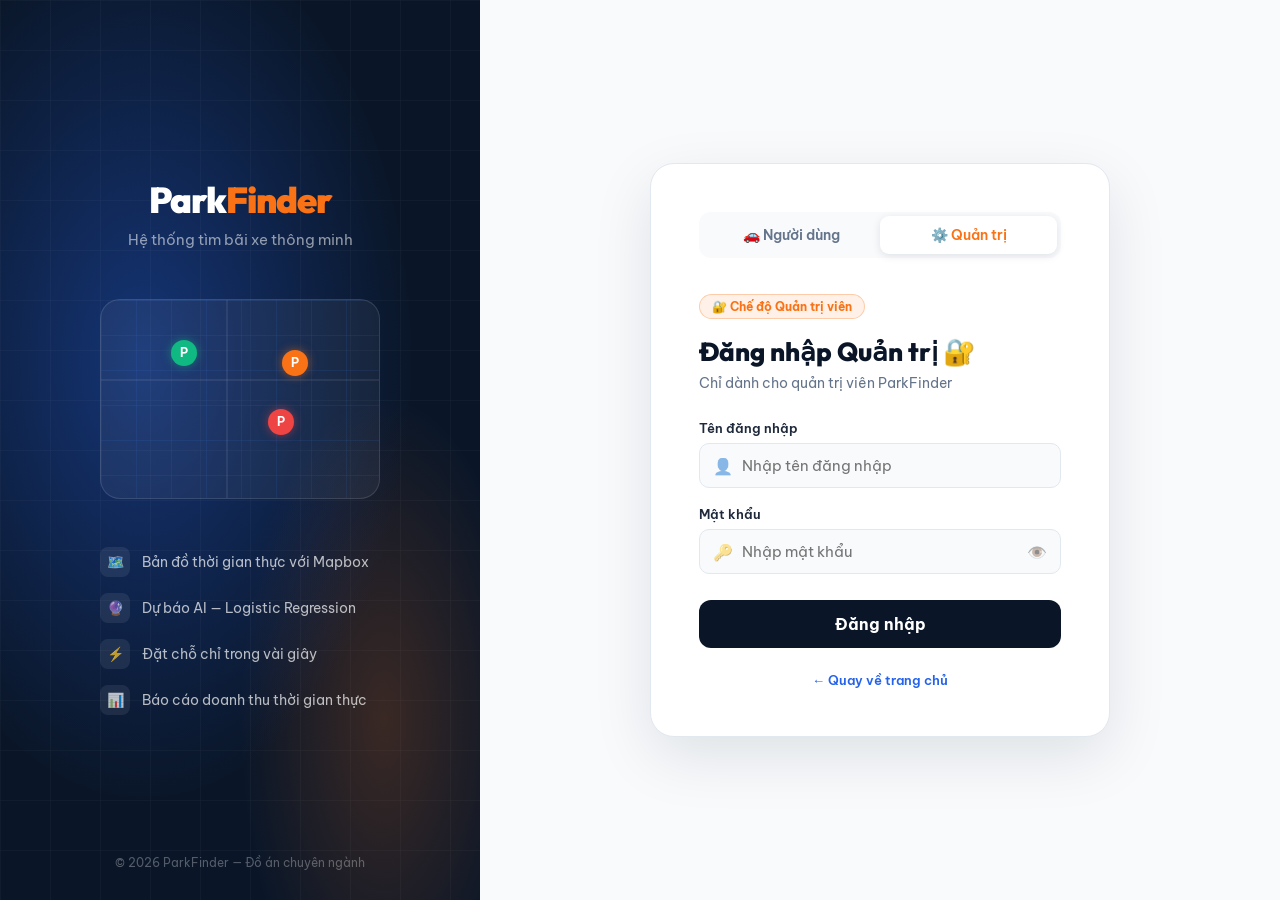
<file: ĐACN/index.html>
<!DOCTYPE html>
<html lang="vi">
<head>
    <meta charset="utf-8">
    <title>ParkFinder Admin – Quản lý bãi xe</title>
    <meta name="viewport" content="initial-scale=1,maximum-scale=1,user-scalable=no">
    <link href="https://fonts.googleapis.com/css2?family=Outfit:wght@600;700;800&family=Be+Vietnam+Pro:wght@400;500;600&display=swap" rel="stylesheet">
    <link href="https://api.mapbox.com/mapbox-gl-js/v2.15.0/mapbox-gl.css" rel="stylesheet">
    <script src="https://api.mapbox.com/mapbox-gl-js/v2.15.0/mapbox-gl.js"></script>
    <script src="https://api.mapbox.com/mapbox-gl-js/plugins/mapbox-gl-geocoder/v5.0.0/mapbox-gl-geocoder.min.js"></script>
    <link rel="stylesheet" href="https://api.mapbox.com/mapbox-gl-js/plugins/mapbox-gl-geocoder/v5.0.0/mapbox-gl-geocoder.css">
    <link rel="stylesheet" href="style.css">
</head>
<body>

<div id="sidebar">
    <!-- Header -->
    <div class="sidebar-header">
        <div class="brand">Park<span>Finder</span></div>
        <div class="admin-tag">Admin</div>
    </div>

    <!-- Stats mini -->
    <div class="mini-stats">
        <div class="mini-stat">
            <div class="ms-val" id="statTotal">—</div>
            <div class="ms-lbl">Tổng bãi</div>
        </div>
        <div class="mini-stat available">
            <div class="ms-val" id="statAvail">—</div>
            <div class="ms-lbl">Còn chỗ</div>
        </div>
        <div class="mini-stat full">
            <div class="ms-val" id="statFull">—</div>
            <div class="ms-lbl">Đầy chỗ</div>
        </div>
    </div>

    <div class="section-divider">➕ Thêm bãi xe mới</div>

    <div class="input-group">
        <label for="parkName">Tên bãi giữ xe</label>
        <div class="input-wrap">
            <span class="i-icon">🅿️</span>
            <input type="text" id="parkName" placeholder="VD: Bãi xe Quận 10">
        </div>
    </div>

    <div class="input-group">
        <label for="coordsDisplay">Tọa độ (click bản đồ để chọn)</label>
        <div class="input-wrap">
            <span class="i-icon">📍</span>
            <input type="text" id="coordsDisplay" readonly placeholder="Chưa chọn vị trí">
        </div>
    </div>

    <div class="input-group">
        <label for="parkStatus">Trạng thái mặc định</label>
        <select id="parkStatus">
            <option value="available">✅ Còn chỗ</option>
            <option value="full">❌ Đầy chỗ</option>
        </select>
    </div>

    <div class="input-group">
        <label for="parkCapacity">Sức chứa (chỗ)</label>
        <div class="input-wrap">
            <span class="i-icon">🚗</span>
            <input type="number" id="parkCapacity" placeholder="VD: 50" min="1" max="500">
        </div>
    </div>

    <button id="btnSave" onclick="saveParking()">💾 Lưu bãi xe mới</button>

    <div class="action-btns">
        <button class="btn-dashboard" onclick="window.location.href='dashboard.html'">📊 Doanh thu</button>
        <button class="btn-stats" onclick="window.location.href='stats.html'">📈 Thống kê</button>
        <button class="btn-stats" onclick="window.location.href='admin-support.html'" style="background:rgba(16,185,129,0.15);border-color:rgba(16,185,129,0.4);color:#10B981;">🎧 Hỗ trợ</button>
        <button class="btn-logout" onclick="logout()">🚪 Đăng xuất</button>
    </div>

    <!-- Booking search + export -->
    <div class="section-divider" style="margin-top:16px">
        📋 Danh sách đặt chỗ <span id="bookingCount" class="badge">0</span>
    </div>
    <div class="booking-toolbar">
        <input type="text" id="bookingSearch" placeholder="🔍 Tìm theo tên khách..." oninput="filterBookings()" class="booking-search-input">
        <button class="btn-export-csv" onclick="exportCSV()" title="Xuất CSV">📥 CSV</button>
    </div>

    <div class="booking-table-wrap">
        <table id="bookingTable">
            <thead>
                <tr>
                    <th>Khách hàng</th>
                    <th>Bãi xe</th>
                    <th>Thời gian</th>
                    <th>Hành động</th>
                </tr>
            </thead>
            <tbody id="bookingTableBody">
                <tr><td colspan="4" style="color:#94a3b8;text-align:center;padding:20px">Đang tải...</td></tr>
            </tbody>
        </table>
    </div>
</div>

<!-- EDIT MODAL -->
<div id="editModal" style="display:none;position:fixed;inset:0;background:rgba(10,22,40,0.5);z-index:999;align-items:center;justify-content:center;backdrop-filter:blur(4px);">
    <div style="background:white;border-radius:20px;padding:32px;width:90%;max-width:400px;box-shadow:0 30px 80px rgba(10,22,40,.3);">
        <h3 style="font-family:'Outfit',sans-serif;font-size:18px;font-weight:800;color:#0A1628;margin-bottom:20px">✏️ Sửa bãi xe</h3>
        <label style="font-size:13px;font-weight:600;color:#1E293B;display:block;margin-bottom:6px">Tên bãi xe</label>
        <input id="editParkName" type="text" style="width:100%;padding:12px 14px;border:1.5px solid #E2E8F0;border-radius:10px;font-size:15px;font-family:'Be Vietnam Pro',sans-serif;outline:none;margin-bottom:14px">
        <label style="font-size:13px;font-weight:600;color:#1E293B;display:block;margin-bottom:6px">Trạng thái</label>
        <select id="editParkStatus" style="width:100%;padding:12px;border:1.5px solid #E2E8F0;border-radius:10px;font-size:14px;font-family:'Be Vietnam Pro',sans-serif;outline:none;margin-bottom:20px">
            <option value="available">✅ Còn chỗ</option>
            <option value="full">❌ Đầy chỗ</option>
        </select>
        <div style="display:flex;gap:10px">
            <button onclick="closeEditModal()" style="flex:1;padding:12px;border:1.5px solid #E2E8F0;border-radius:10px;background:white;color:#64748B;font-family:'Be Vietnam Pro',sans-serif;font-size:14px;font-weight:600;cursor:pointer">Hủy</button>
            <button onclick="saveEdit()" style="flex:2;padding:12px;background:#2563EB;color:white;border:none;border-radius:10px;font-family:'Be Vietnam Pro',sans-serif;font-size:14px;font-weight:700;cursor:pointer">💾 Lưu thay đổi</button>
        </div>
    </div>
</div>

<div id="map"></div>
<script src="script.js"></script>
</body>
</html>
</file>
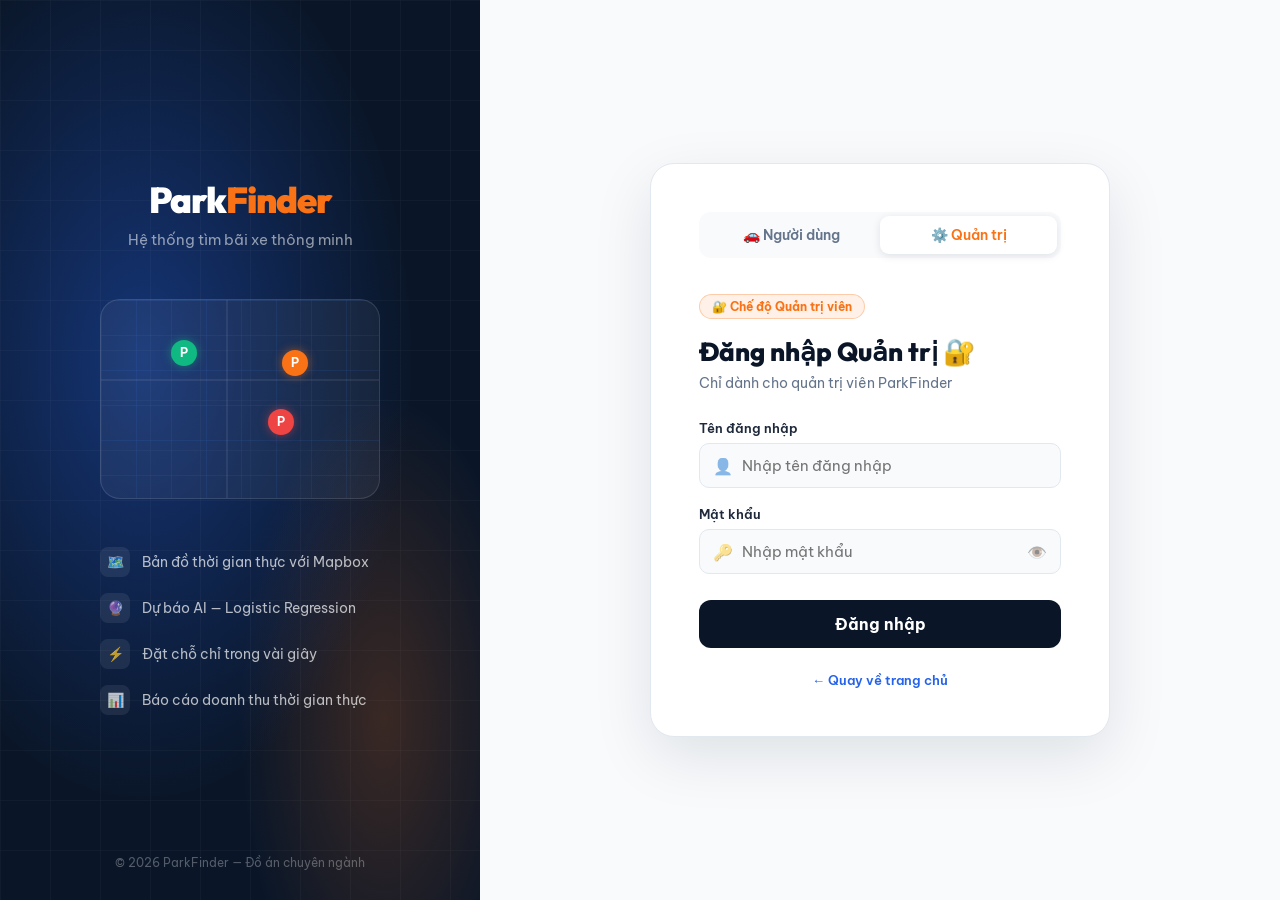
<file: ĐACN/admin-support.html>
<!DOCTYPE html>
<html lang="vi">
<head>
    <meta charset="UTF-8">
    <meta name="viewport" content="width=device-width, initial-scale=1.0">
    <title>ParkFinder – Quản lý Yêu cầu hỗ trợ</title>
    <link href="https://fonts.googleapis.com/css2?family=Outfit:wght@600;700;800;900&family=Be+Vietnam+Pro:wght@400;500;600&display=swap" rel="stylesheet">
    <style>
        :root {
            --navy:#0A1628; --blue:#2563EB; --blue2:#3B82F6;
            --orange:#F97316; --green:#10B981; --red:#EF4444;
            --light:#F8FAFC; --text:#1E293B; --muted:#64748B; --border:#E2E8F0;
        }
        *{box-sizing:border-box;margin:0;padding:0;}
        body{font-family:'Be Vietnam Pro',sans-serif;background:var(--light);color:var(--text);min-height:100vh;}

        .topbar{background:var(--navy);color:white;padding:0 40px;display:flex;align-items:center;justify-content:space-between;height:64px;box-shadow:0 2px 20px rgba(10,22,40,0.3);}
        .tb-left{display:flex;align-items:center;gap:20px;}
        .back-btn{display:flex;align-items:center;gap:8px;color:rgba(255,255,255,0.7);text-decoration:none;font-size:14px;font-weight:500;padding:8px 14px;border-radius:8px;border:1px solid rgba(255,255,255,0.15);transition:all .2s;}
        .back-btn:hover{background:rgba(255,255,255,0.1);color:white;}
        .tb-brand{font-family:'Outfit',sans-serif;font-size:20px;font-weight:800;}
        .tb-brand span{color:var(--orange);}

        .main{max-width:1200px;margin:40px auto;padding:0 24px;}
        
        .card{background:white;border-radius:16px;border:1px solid var(--border);overflow:hidden;}
        .card-header{display:flex;justify-content:space-between;align-items:center;padding:20px 24px;border-bottom:1px solid var(--border);background:var(--light);}
        .card-title{font-family:'Outfit',sans-serif;font-size:20px;font-weight:800;color:var(--navy);}
        
        .search-box{padding:8px 16px;border:1px solid var(--border);border-radius:8px;font-family:inherit;width:300px;}
        .search-box:focus{outline:none;border-color:var(--blue);}

        .tbl{width:100%;border-collapse:collapse;}
        .tbl th{text-align:left;padding:12px 24px;font-size:12px;font-weight:700;color:var(--muted);text-transform:uppercase;border-bottom:1px solid var(--border);background:#F8FAFC;}
        .tbl td{padding:16px 24px;border-bottom:1px solid var(--light);font-size:14px;vertical-align:top;}
        .tbl tr:hover td{background:#f8fafc;}

        .status-badge{display:inline-block;padding:4px 10px;border-radius:50px;font-size:12px;font-weight:bold;}
        .status-OPEN{background:rgba(249,115,22,0.1);color:var(--orange);}
        .status-CLOSED{background:rgba(16,185,129,0.1);color:var(--green);}

        .action-select {
            padding: 6px 12px;
            border: 1px solid var(--border);
            border-radius: 6px;
            font-size: 13px;
            font-weight: bold;
            font-family: inherit;
            cursor: pointer;
            background: white;
            color: var(--navy);
            transition: all 0.2s;
        }
        .action-select:focus {
            outline: none;
            border-color: var(--blue);
        }
        
    </style>
</head>
<body>

<div class="topbar">
    <div class="tb-left">
        <a href="dashboard.html" class="back-btn">← Quay lại Dashboard</a>
        <div class="tb-brand">Park<span>Finder</span></div>
    </div>
</div>

<div class="main">
    <div class="card">
        <div class="card-header">
            <div class="card-title">🎧 Quản lý Yêu cầu hỗ trợ</div>
            <input type="text" id="searchTicket" class="search-box" placeholder="🔍 Tìm kiếm theo tên hoặc chủ đề..." oninput="filterTickets()">
        </div>
        <table class="tbl">
            <thead>
                <tr>
                    <th>Ngày gửi</th>
                    <th>Người dùng</th>
                    <th>Chủ đề</th>
                    <th style="width: 30%;">Nội dung</th>
                    <th>Trạng thái</th>
                    <th>Hành động</th>
                </tr>
            </thead>
            <tbody id="ticketList">
                <tr><td colspan="6" style="text-align:center;padding:30px;color:var(--muted)">Đang tải...</td></tr>
            </tbody>
        </table>
    </div>
</div>

<script>
if (sessionStorage.getItem('adminLoggedIn') !== 'true') window.location.href = 'login.html?role=admin';

let allTickets = [];

async function loadTickets() {
    try {
        const res = await fetch('http://localhost:8080/api/support/all');
        allTickets = await res.json();
        renderTickets(allTickets);
    } catch(err) {
        document.getElementById('ticketList').innerHTML = '<tr><td colspan="6" style="text-align:center;color:red;">Lỗi kết nối</td></tr>';
    }
}

function renderTickets(tickets) {
    const tbody = document.getElementById('ticketList');
    if (!tickets.length) {
        tbody.innerHTML = '<tr><td colspan="6" style="text-align:center;color:var(--muted);">Chưa có yêu cầu hỗ trợ nào</td></tr>';
        return;
    }
    
    tbody.innerHTML = tickets.map(t => {
        const statusClass = 'status-' + t.status;
        const statusText = t.status === 'OPEN' ? 'Đang xử lý' : 'Đã giải quyết';
        
        return `
            <tr>
                <td style="color:var(--muted);font-size:13px">${new Date(t.createdAt).toLocaleString('vi-VN')}</td>
                <td style="font-weight:bold;color:var(--navy)">${t.userName}</td>
                <td style="font-weight:600">${t.subject}</td>
                <td><div style="background:#f1f5f9;padding:10px;border-radius:6px;font-size:13px;max-height:80px;overflow-y:auto;">${t.message}</div></td>
                <td><span class="status-badge ${statusClass}">${statusText}</span></td>
                <td>
                    <select class="action-select" onchange="updateStatus(${t.id}, this.value)">
                        <option value="OPEN" ${t.status === 'OPEN' ? 'selected' : ''}>Mở (Đang xử lý)</option>
                        <option value="CLOSED" ${t.status === 'CLOSED' ? 'selected' : ''}>Đóng (Đã giải quyết)</option>
                    </select>
                </td>
            </tr>
        `;
    }).join('');
}

function filterTickets() {
    const q = document.getElementById('searchTicket').value.toLowerCase();
    const filtered = allTickets.filter(t => 
        (t.userName || '').toLowerCase().includes(q) || 
        (t.subject || '').toLowerCase().includes(q) ||
        (t.message || '').toLowerCase().includes(q)
    );
    renderTickets(filtered);
}

async function updateStatus(id, newStatus) {
    try {
        const res = await fetch(`http://localhost:8080/api/support/${id}/status`, {
            method: 'PUT',
            headers: {
                'Content-Type': 'application/json'
            },
            body: JSON.stringify({ status: newStatus })
        });
        if (res.ok) {
            loadTickets(); // reload to reflect changes
        } else {
            alert('Có lỗi xảy ra khi cập nhật trạng thái');
            loadTickets(); // reload to revert change
        }
    } catch(err) {
        alert('Lỗi kết nối');
        loadTickets();
    }
}

loadTickets();
</script>
</body>
</html>
</file>
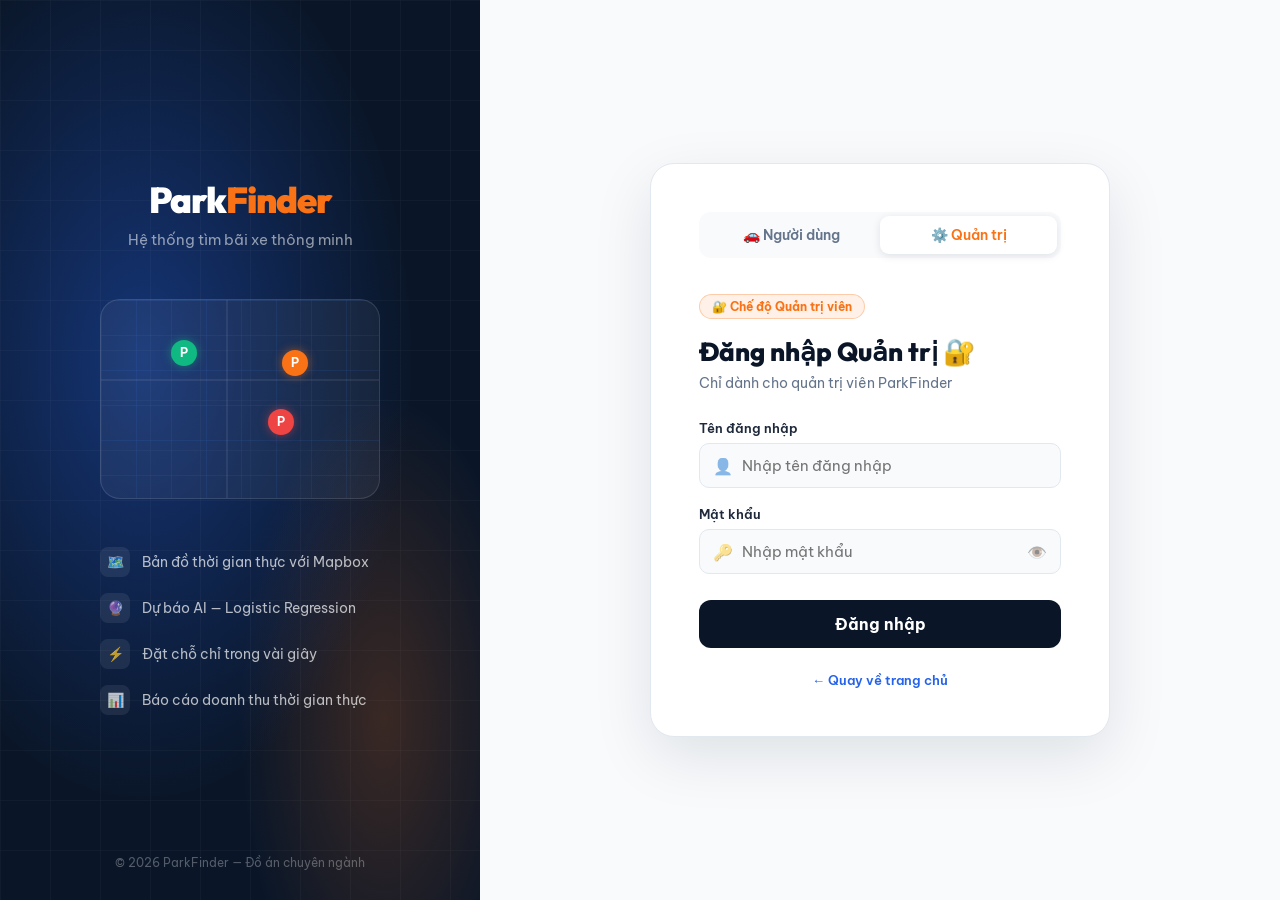
<file: ĐACN/admin-users.html>
<!DOCTYPE html>
<html lang="vi">
<head>
    <meta charset="UTF-8">
    <meta name="viewport" content="width=device-width, initial-scale=1.0">
    <title>ParkFinder – Quản lý Người dùng</title>
    <link href="https://fonts.googleapis.com/css2?family=Outfit:wght@600;700;800;900&family=Be+Vietnam+Pro:wght@400;500;600&display=swap" rel="stylesheet">
    <style>
        :root {
            --navy:#0A1628; --blue:#2563EB; --blue2:#3B82F6;
            --orange:#F97316; --green:#10B981; --red:#EF4444;
            --light:#F8FAFC; --text:#1E293B; --muted:#64748B; --border:#E2E8F0;
        }
        *{box-sizing:border-box;margin:0;padding:0;}
        body{font-family:'Be Vietnam Pro',sans-serif;background:var(--light);color:var(--text);min-height:100vh;}

        .topbar{background:var(--navy);color:white;padding:0 40px;display:flex;align-items:center;justify-content:space-between;height:64px;box-shadow:0 2px 20px rgba(10,22,40,0.3);}
        .tb-left{display:flex;align-items:center;gap:20px;}
        .back-btn{display:flex;align-items:center;gap:8px;color:rgba(255,255,255,0.7);text-decoration:none;font-size:14px;font-weight:500;padding:8px 14px;border-radius:8px;border:1px solid rgba(255,255,255,0.15);transition:all .2s;}
        .back-btn:hover{background:rgba(255,255,255,0.1);color:white;}
        .tb-brand{font-family:'Outfit',sans-serif;font-size:20px;font-weight:800;}
        .tb-brand span{color:var(--orange);}

        .main{max-width:1200px;margin:40px auto;padding:0 24px;}
        
        .card{background:white;border-radius:16px;border:1px solid var(--border);overflow:hidden;}
        .card-header{display:flex;justify-content:space-between;align-items:center;padding:20px 24px;border-bottom:1px solid var(--border);background:var(--light);}
        .card-title{font-family:'Outfit',sans-serif;font-size:20px;font-weight:800;color:var(--navy);}
        
        .search-box{padding:8px 16px;border:1px solid var(--border);border-radius:8px;font-family:inherit;width:300px;}
        .search-box:focus{outline:none;border-color:var(--blue);}

        .tbl{width:100%;border-collapse:collapse;}
        .tbl th{text-align:left;padding:12px 24px;font-size:12px;font-weight:700;color:var(--muted);text-transform:uppercase;border-bottom:1px solid var(--border);background:#F8FAFC;}
        .tbl td{padding:16px 24px;border-bottom:1px solid var(--light);font-size:14px;}
        .tbl tr:hover td{background:#f8fafc;}

        .status-badge{display:inline-block;padding:4px 10px;border-radius:50px;font-size:12px;font-weight:bold;}
        .status-active{background:rgba(16,185,129,0.1);color:var(--green);}
        .status-locked{background:rgba(239,68,68,0.1);color:var(--red);}

        .action-btn{padding:6px 12px;border:none;border-radius:6px;font-size:13px;font-weight:bold;cursor:pointer;transition:all 0.2s;}
        .btn-lock{background:rgba(239,68,68,0.1);color:var(--red);}
        .btn-lock:hover{background:var(--red);color:white;}
        .btn-unlock{background:rgba(16,185,129,0.1);color:var(--green);}
        .btn-unlock:hover{background:var(--green);color:white;}
        
    </style>
</head>
<body>

<div class="topbar">
    <div class="tb-left">
        <a href="dashboard.html" class="back-btn">← Quay lại Dashboard</a>
        <div class="tb-brand">Park<span>Finder</span></div>
    </div>
</div>

<div class="main">
    <div class="card">
        <div class="card-header">
            <div class="card-title">👥 Quản lý Người dùng</div>
            <input type="text" id="searchUser" class="search-box" placeholder="🔍 Tìm kiếm theo tên hoặc username..." oninput="filterUsers()">
        </div>
        <table class="tbl">
            <thead>
                <tr>
                    <th>ID</th>
                    <th>Họ Tên</th>
                    <th>Username</th>
                    <th>Số điện thoại</th>
                    <th>Trạng thái</th>
                    <th>Hành động</th>
                </tr>
            </thead>
            <tbody id="userList">
                <tr><td colspan="6" style="text-align:center;padding:30px;color:var(--muted)">Đang tải...</td></tr>
            </tbody>
        </table>
    </div>
</div>

<script>
if (sessionStorage.getItem('adminLoggedIn') !== 'true') window.location.href = 'login.html?role=admin';

let allUsers = [];

async function loadUsers() {
    try {
        const res = await fetch('http://localhost:8080/api/user/all');
        allUsers = await res.json();
        renderUsers(allUsers);
    } catch(err) {
        document.getElementById('userList').innerHTML = '<tr><td colspan="6" style="text-align:center;color:red;">Lỗi kết nối</td></tr>';
    }
}

function renderUsers(users) {
    const tbody = document.getElementById('userList');
    if (!users.length) {
        tbody.innerHTML = '<tr><td colspan="6" style="text-align:center;color:var(--muted);">Không tìm thấy người dùng</td></tr>';
        return;
    }
    
    tbody.innerHTML = users.map(u => {
        const isActive = u.isActive !== false; // null or true means active
        const statusClass = isActive ? 'status-active' : 'status-locked';
        const statusText = isActive ? 'Đang hoạt động' : 'Đã khóa';
        
        const btnClass = isActive ? 'btn-lock' : 'btn-unlock';
        const btnText = isActive ? '🔒 Khóa' : '🔓 Mở khóa';
        
        return `
            <tr>
                <td style="color:var(--muted)">#${u.id}</td>
                <td style="font-weight:bold;color:var(--navy)">${u.fullName}</td>
                <td>${u.username}</td>
                <td>${u.phone || '—'}</td>
                <td><span class="status-badge ${statusClass}">${statusText}</span></td>
                <td>
                    <button class="action-btn ${btnClass}" onclick="toggleStatus(${u.id})">${btnText}</button>
                </td>
            </tr>
        `;
    }).join('');
}

function filterUsers() {
    const q = document.getElementById('searchUser').value.toLowerCase();
    const filtered = allUsers.filter(u => 
        (u.fullName || '').toLowerCase().includes(q) || 
        (u.username || '').toLowerCase().includes(q)
    );
    renderUsers(filtered);
}

async function toggleStatus(id) {
    if (!confirm('Bạn có chắc chắn muốn thay đổi trạng thái tài khoản này?')) return;
    
    try {
        const res = await fetch(`http://localhost:8080/api/user/${id}/toggle-status`, { method: 'PUT' });
        const data = await res.json();
        if (data.success) {
            loadUsers(); // reload to reflect changes
        } else {
            alert(data.message);
        }
    } catch(err) {
        alert('Lỗi kết nối');
    }
}

loadUsers();
</script>
</body>
</html>
</file>
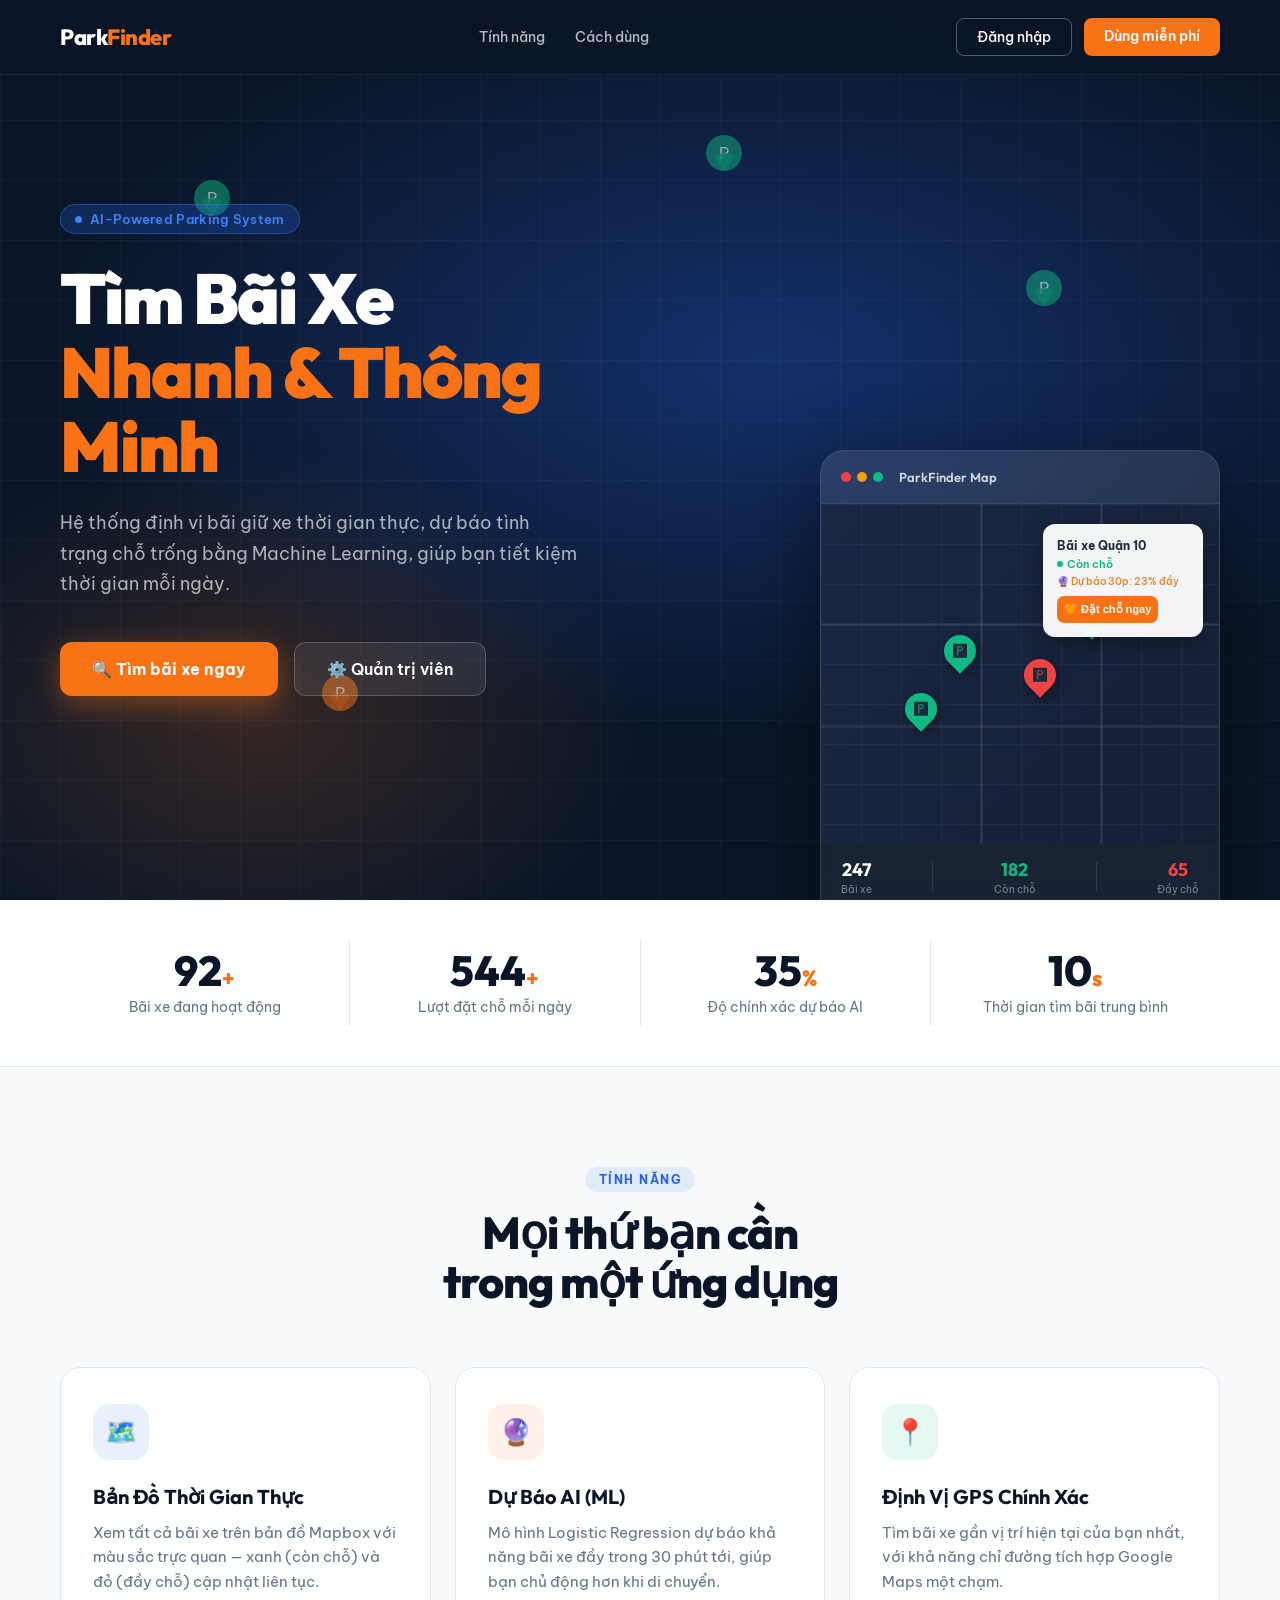
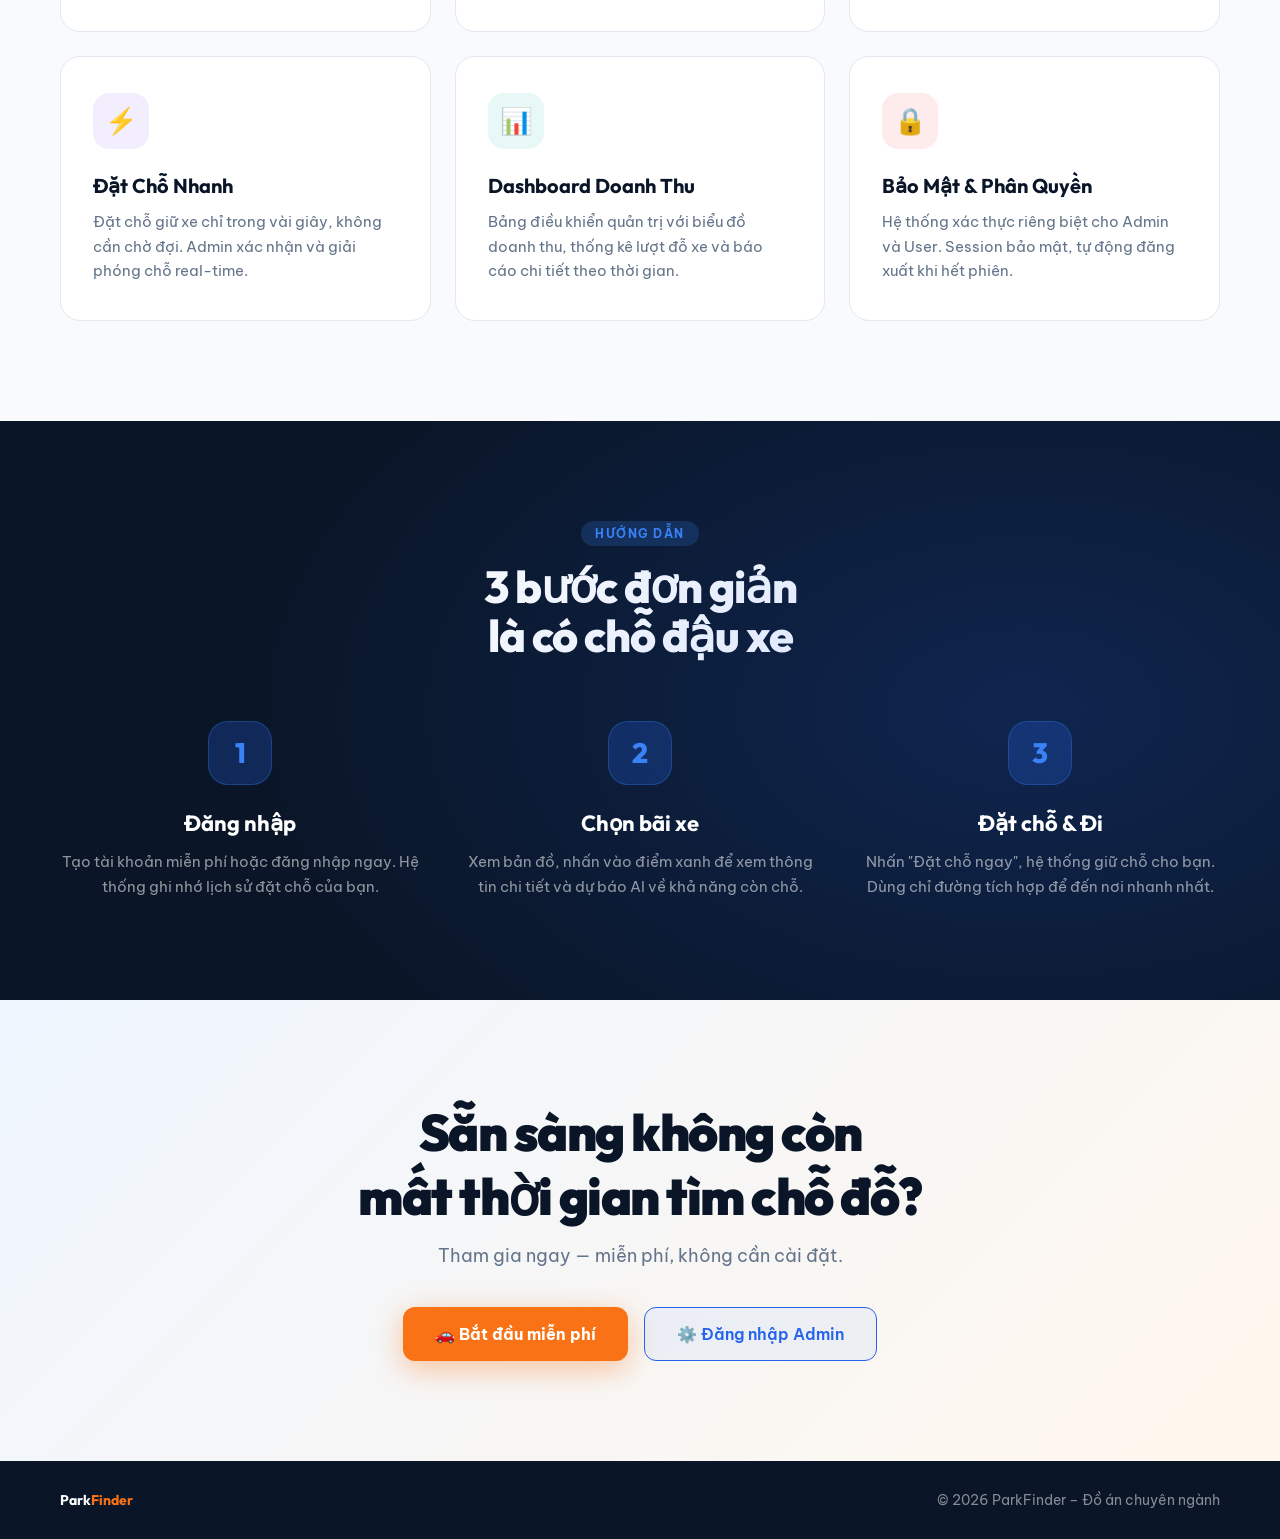
<file: ĐACN/landing.html>
<!DOCTYPE html>
<html lang="vi">
<head>
    <meta charset="UTF-8">
    <meta name="viewport" content="width=device-width, initial-scale=1.0">
    <title>ParkFinder – Tìm Bãi Xe Thông Minh</title>
    <link href="https://fonts.googleapis.com/css2?family=Outfit:wght@300;400;600;700;800;900&family=Be+Vietnam+Pro:wght@300;400;500;600&display=swap" rel="stylesheet">
    <style>
        :root {
            --navy:   #0A1628;
            --blue:   #2563EB;
            --blue2:  #3B82F6;
            --orange: #F97316;
            --green:  #10B981;
            --red:    #EF4444;
            --light:  #F8FAFC;
            --text:   #1E293B;
            --muted:  #64748B;
        }
        * { margin: 0; padding: 0; box-sizing: border-box; }
        html { scroll-behavior: smooth; }
        body {
            font-family: 'Be Vietnam Pro', sans-serif;
            color: var(--text);
            background: var(--light);
            overflow-x: hidden;
        }

        /* ─── NAVBAR ─── */
        nav {
            position: fixed; top: 0; left: 0; right: 0; z-index: 100;
            display: flex; align-items: center; justify-content: space-between;
            padding: 18px 60px;
            background: rgba(10,22,40,0.92);
            backdrop-filter: blur(12px);
            border-bottom: 1px solid rgba(255,255,255,0.07);
            animation: slideDown .6s ease both;
        }
        @keyframes slideDown { from { transform: translateY(-100%); opacity: 0; } to { transform: translateY(0); opacity: 1; } }
        .nav-logo {
            font-family: 'Outfit', sans-serif;
            font-size: 22px; font-weight: 800;
            color: #fff; letter-spacing: -0.5px;
        }
        .nav-logo span { color: var(--orange); }
        .nav-links { display: flex; gap: 30px; }
        .nav-links a {
            color: rgba(255,255,255,0.7); text-decoration: none;
            font-size: 14px; font-weight: 500;
            transition: color .2s;
        }
        .nav-links a:hover { color: #fff; }
        .nav-btns { display: flex; gap: 12px; }
        .btn-ghost {
            padding: 9px 20px; border-radius: 8px;
            border: 1px solid rgba(255,255,255,0.3);
            color: #fff; background: transparent;
            font-family: 'Be Vietnam Pro', sans-serif;
            font-size: 14px; font-weight: 500;
            cursor: pointer; transition: all .2s;
            text-decoration: none;
        }
        .btn-ghost:hover { background: rgba(255,255,255,0.1); border-color: rgba(255,255,255,0.6); }
        .btn-primary {
            padding: 9px 20px; border-radius: 8px;
            background: var(--orange); color: #fff;
            border: none; font-family: 'Be Vietnam Pro', sans-serif;
            font-size: 14px; font-weight: 600;
            cursor: pointer; transition: all .2s;
            text-decoration: none;
        }
        .btn-primary:hover { background: #ea6b00; transform: translateY(-1px); box-shadow: 0 6px 20px rgba(249,115,22,.4); }

        /* ─── HERO ─── */
        .hero {
            min-height: 100vh;
            background: var(--navy);
            position: relative; overflow: hidden;
            display: flex; align-items: center;
        }
        .hero-bg {
            position: absolute; inset: 0;
            background: radial-gradient(ellipse 80% 60% at 60% 40%, rgba(37,99,235,0.35) 0%, transparent 70%),
                        radial-gradient(ellipse 50% 50% at 20% 80%, rgba(249,115,22,0.18) 0%, transparent 60%);
        }
        /* Animated grid */
        .hero-grid {
            position: absolute; inset: 0; opacity: 0.07;
            background-image: linear-gradient(rgba(255,255,255,.4) 1px, transparent 1px),
                              linear-gradient(90deg, rgba(255,255,255,.4) 1px, transparent 1px);
            background-size: 60px 60px;
            animation: gridPan 20s linear infinite;
        }
        @keyframes gridPan { from { transform: translate(0,0); } to { transform: translate(60px, 60px); } }

        /* Floating pins */
        .pin {
            position: absolute;
            width: 40px; height: 50px;
            animation: float 4s ease-in-out infinite;
            opacity: 0.6;
        }
        .pin svg { width: 100%; height: 100%; }
        .pin-1 { top: 20%; left: 15%; animation-delay: 0s; }
        .pin-2 { top: 60%; left: 75%; animation-delay: 1.2s; }
        .pin-3 { top: 30%; left: 80%; animation-delay: 2.5s; }
        .pin-4 { top: 75%; left: 25%; animation-delay: 0.8s; }
        .pin-5 { top: 15%; left: 55%; animation-delay: 1.8s; }
        @keyframes float {
            0%,100% { transform: translateY(0) scale(1); }
            50% { transform: translateY(-18px) scale(1.05); }
        }

        .hero-content {
            position: relative; z-index: 2;
            padding: 0 60px; max-width: 700px;
            animation: heroIn .9s ease .3s both;
        }
        @keyframes heroIn {
            from { opacity: 0; transform: translateY(40px); }
            to { opacity: 1; transform: translateY(0); }
        }
        .hero-badge {
            display: inline-flex; align-items: center; gap: 8px;
            background: rgba(37,99,235,0.25);
            border: 1px solid rgba(59,130,246,0.4);
            color: var(--blue2); padding: 6px 14px;
            border-radius: 50px; font-size: 13px; font-weight: 600;
            margin-bottom: 28px; letter-spacing: .3px;
        }
        .badge-dot { width: 7px; height: 7px; border-radius: 50%; background: var(--blue2); animation: blink 1.4s ease infinite; }
        @keyframes blink { 0%,100% { opacity: 1; } 50% { opacity: 0.2; } }
        .hero h1 {
            font-family: 'Outfit', sans-serif;
            font-size: clamp(44px, 5.5vw, 72px);
            font-weight: 900; line-height: 1.05;
            color: #fff; letter-spacing: -2px;
            margin-bottom: 24px;
        }
        .hero h1 .accent { color: var(--orange); }
        .hero p {
            font-size: 18px; color: rgba(255,255,255,0.65);
            line-height: 1.7; max-width: 520px; margin-bottom: 42px;
        }
        .hero-actions { display: flex; gap: 16px; flex-wrap: wrap; }
        .btn-hero-main {
            display: inline-flex; align-items: center; gap: 10px;
            padding: 16px 32px; border-radius: 12px;
            background: var(--orange); color: #fff;
            font-family: 'Be Vietnam Pro', sans-serif;
            font-size: 16px; font-weight: 700;
            text-decoration: none; border: none; cursor: pointer;
            transition: all .25s;
            box-shadow: 0 8px 30px rgba(249,115,22,.4);
        }
        .btn-hero-main:hover { background: #ea6b00; transform: translateY(-3px); box-shadow: 0 14px 40px rgba(249,115,22,.5); }
        .btn-hero-sec {
            display: inline-flex; align-items: center; gap: 10px;
            padding: 16px 32px; border-radius: 12px;
            background: rgba(255,255,255,0.08);
            border: 1px solid rgba(255,255,255,0.2);
            color: #fff; font-family: 'Be Vietnam Pro', sans-serif;
            font-size: 16px; font-weight: 600;
            text-decoration: none; cursor: pointer;
            transition: all .25s;
        }
        .btn-hero-sec:hover { background: rgba(255,255,255,0.15); transform: translateY(-2px); }

        /* Hero right: mockup card */
        .hero-visual {
            position: absolute; right: 60px; top: 50%;
            transform: translateY(-50%);
            animation: heroIn .9s ease .6s both;
        }
        .map-card {
            width: 400px; height: 480px;
            background: rgba(255,255,255,0.06);
            border: 1px solid rgba(255,255,255,0.12);
            border-radius: 24px;
            backdrop-filter: blur(10px);
            overflow: hidden; position: relative;
            box-shadow: 0 30px 80px rgba(0,0,0,0.5);
        }
        .map-card-header {
            padding: 18px 20px;
            background: rgba(255,255,255,0.05);
            border-bottom: 1px solid rgba(255,255,255,0.08);
            display: flex; align-items: center; gap: 10px;
        }
        .card-dots { display: flex; gap: 6px; }
        .dot { width: 10px; height: 10px; border-radius: 50%; }
        .dot-r { background: #EF4444; }
        .dot-y { background: #F59E0B; }
        .dot-g { background: #10B981; }
        .card-title { color: rgba(255,255,255,0.8); font-size: 13px; font-weight: 600; font-family: 'Outfit', sans-serif; margin-left: 6px; }
        .map-body { position: relative; height: 340px; overflow: hidden; }
        .map-img {
            width: 100%; height: 100%;
            background: linear-gradient(135deg, #1a2744 0%, #162035 100%);
            position: relative;
        }
        /* Fake map grid lines */
        .map-img::before {
            content: '';
            position: absolute; inset: 0;
            background-image: linear-gradient(rgba(59,130,246,.1) 1px, transparent 1px),
                              linear-gradient(90deg, rgba(59,130,246,.1) 1px, transparent 1px);
            background-size: 40px 40px;
        }
        /* Fake roads */
        .road { position: absolute; background: rgba(255,255,255,0.07); border-radius: 2px; }
        .r1 { width: 100%; height: 3px; top: 35%; }
        .r2 { width: 3px; height: 100%; left: 40%; }
        .r3 { width: 100%; height: 3px; top: 65%; }
        .r4 { width: 3px; height: 100%; left: 70%; }
        /* Map pins */
        .mpin {
            position: absolute; transform: translate(-50%, -100%);
            animation: float 3s ease-in-out infinite;
        }
        .mpin-icon {
            width: 32px; height: 32px; border-radius: 50% 50% 50% 0;
            transform: rotate(-45deg);
            display: flex; align-items: center; justify-content: center;
            box-shadow: 0 4px 12px rgba(0,0,0,0.4);
        }
        .mpin-g .mpin-icon { background: #10B981; }
        .mpin-r .mpin-icon { background: #EF4444; }
        .mpin span { display: inline-block; transform: rotate(45deg); font-size: 14px; }
        .mpin-1 { left: 35%; top: 48%; animation-delay: 0s; }
        .mpin-2 { left: 55%; top: 55%; animation-delay: .8s; }
        .mpin-3 { left: 68%; top: 38%; animation-delay: 1.6s; }
        .mpin-4 { left: 25%; top: 65%; animation-delay: 2.1s; }
        /* Popup card */
        .map-popup {
            position: absolute; right: 16px; top: 20px;
            background: rgba(255,255,255,0.95); border-radius: 12px;
            padding: 14px; width: 160px;
            box-shadow: 0 8px 24px rgba(0,0,0,0.3);
            animation: popIn .4s ease .9s both;
        }
        @keyframes popIn { from { opacity: 0; transform: scale(.8); } to { opacity: 1; transform: scale(1); } }
        .popup-name { font-size: 12px; font-weight: 700; color: var(--text); margin-bottom: 4px; }
        .popup-status { font-size: 11px; color: var(--green); font-weight: 600; display: flex; align-items: center; gap: 4px; }
        .popup-status::before { content: ''; width: 6px; height: 6px; border-radius: 50%; background: var(--green); }
        .popup-pred { font-size: 10px; color: #e67e22; margin-top: 4px; font-weight: 500; }
        .popup-btn {
            display: block; margin-top: 8px; padding: 7px;
            background: var(--orange); color: white;
            border-radius: 7px; font-size: 11px; font-weight: 700;
            text-align: center; border: none; cursor: pointer;
        }
        .card-footer {
            padding: 14px 20px;
            display: flex; align-items: center; justify-content: space-between;
        }
        .stat-mini { text-align: center; }
        .stat-mini-val { color: #fff; font-family: 'Outfit', sans-serif; font-size: 18px; font-weight: 700; }
        .stat-mini-lbl { color: rgba(255,255,255,0.45); font-size: 10px; margin-top: 2px; }
        .stat-sep { width: 1px; height: 30px; background: rgba(255,255,255,0.1); }

        /* ─── STATS BAR ─── */
        .stats-bar {
            background: #fff;
            padding: 40px 60px;
            display: flex; gap: 0;
            border-bottom: 1px solid #E2E8F0;
        }
        .stat-item {
            flex: 1; text-align: center;
            padding: 10px 20px;
            border-right: 1px solid #E2E8F0;
            opacity: 0; transform: translateY(20px);
            transition: all .5s ease;
        }
        .stat-item.visible { opacity: 1; transform: translateY(0); }
        .stat-item:last-child { border-right: none; }
        .stat-num {
            font-family: 'Outfit', sans-serif;
            font-size: 42px; font-weight: 800;
            color: var(--navy); line-height: 1;
        }
        .stat-num .unit { font-size: 22px; color: var(--orange); }
        .stat-lbl { font-size: 14px; color: var(--muted); margin-top: 6px; }

        /* ─── FEATURES ─── */
        .features {
            padding: 100px 60px;
            background: var(--light);
        }
        .section-label {
            display: inline-block;
            background: rgba(37,99,235,0.1);
            color: var(--blue); padding: 5px 14px;
            border-radius: 50px; font-size: 12px; font-weight: 700;
            letter-spacing: 1.5px; text-transform: uppercase;
            margin-bottom: 16px;
        }
        .section-title {
            font-family: 'Outfit', sans-serif;
            font-size: clamp(30px, 3.5vw, 46px);
            font-weight: 800; line-height: 1.1;
            color: var(--navy); letter-spacing: -1px;
            margin-bottom: 60px;
        }
        .features-grid {
            display: grid;
            grid-template-columns: repeat(3, 1fr);
            gap: 24px;
        }
        .feat-card {
            background: #fff; border-radius: 20px;
            padding: 36px 32px;
            border: 1px solid #E2E8F0;
            transition: all .3s ease;
            position: relative; overflow: hidden;
        }
        .feat-card::before {
            content: '';
            position: absolute; top: 0; left: 0; right: 0; height: 3px;
            background: linear-gradient(90deg, var(--blue), var(--orange));
            transform: scaleX(0); transform-origin: left;
            transition: transform .3s ease;
        }
        .feat-card:hover { transform: translateY(-6px); box-shadow: 0 20px 50px rgba(10,22,40,0.12); border-color: transparent; }
        .feat-card:hover::before { transform: scaleX(1); }
        .feat-icon {
            width: 56px; height: 56px; border-radius: 16px;
            display: flex; align-items: center; justify-content: center;
            font-size: 26px; margin-bottom: 24px;
        }
        .fi-blue { background: rgba(37,99,235,0.1); }
        .fi-orange { background: rgba(249,115,22,0.1); }
        .fi-green { background: rgba(16,185,129,0.1); }
        .fi-purple { background: rgba(139,92,246,0.1); }
        .fi-teal { background: rgba(20,184,166,0.1); }
        .fi-red { background: rgba(239,68,68,0.1); }
        .feat-title {
            font-family: 'Outfit', sans-serif;
            font-size: 20px; font-weight: 700; color: var(--navy);
            margin-bottom: 12px;
        }
        .feat-desc { font-size: 15px; color: var(--muted); line-height: 1.65; }

        /* ─── HOW IT WORKS ─── */
        .how {
            padding: 100px 60px;
            background: var(--navy); color: white;
            position: relative; overflow: hidden;
        }
        .how::before {
            content: '';
            position: absolute; inset: 0;
            background: radial-gradient(ellipse 60% 80% at 80% 50%, rgba(37,99,235,0.2), transparent);
        }
        .how .section-label { background: rgba(59,130,246,0.2); color: var(--blue2); }
        .how .section-title { color: #fff; }
        .steps { display: grid; grid-template-columns: repeat(3,1fr); gap: 40px; position: relative; z-index: 1; }
        .step { text-align: center; }
        .step-num {
            width: 64px; height: 64px; border-radius: 20px;
            background: rgba(37,99,235,0.25);
            border: 1px solid rgba(59,130,246,0.3);
            display: flex; align-items: center; justify-content: center;
            margin: 0 auto 24px;
            font-family: 'Outfit', sans-serif;
            font-size: 28px; font-weight: 800; color: var(--blue2);
        }
        .step h3 {
            font-family: 'Outfit', sans-serif;
            font-size: 22px; font-weight: 700; margin-bottom: 12px; color: #fff;
        }
        .step p { font-size: 15px; color: rgba(255,255,255,0.55); line-height: 1.7; }

        /* ─── CTA ─── */
        .cta {
            padding: 100px 60px; text-align: center;
            background: linear-gradient(135deg, #EFF6FF 0%, #FFF7ED 100%);
        }
        .cta h2 {
            font-family: 'Outfit', sans-serif;
            font-size: clamp(32px, 4vw, 56px);
            font-weight: 900; color: var(--navy);
            letter-spacing: -1.5px; margin-bottom: 16px;
        }
        .cta p { font-size: 18px; color: var(--muted); margin-bottom: 40px; }
        .cta-btns { display: flex; gap: 16px; justify-content: center; flex-wrap: wrap; }

        /* ─── FOOTER ─── */
        footer {
            background: var(--navy); color: rgba(255,255,255,0.5);
            padding: 30px 60px;
            display: flex; align-items: center; justify-content: space-between;
            font-size: 14px;
        }
        footer .logo { color: #fff; font-family: 'Outfit', sans-serif; font-weight: 700; }
        footer .logo span { color: var(--orange); }

        @media (max-width: 900px) {
            nav { padding: 16px 24px; }
            .nav-links { display: none; }
            .hero-content { padding: 0 24px; }
            .hero-visual { display: none; }
            .stats-bar { flex-wrap: wrap; padding: 30px 24px; }
            .stat-item { border-right: none; border-bottom: 1px solid #E2E8F0; }
            .features { padding: 60px 24px; }
            .features-grid { grid-template-columns: 1fr; }
            .how { padding: 60px 24px; }
            .steps { grid-template-columns: 1fr; gap: 30px; }
            .cta { padding: 60px 24px; }
            footer { flex-direction: column; gap: 12px; text-align: center; padding: 24px; }
        }
    </style>
</head>
<body>

<!-- NAVBAR -->
<nav>
    <div class="nav-logo">Park<span>Finder</span></div>
    <div class="nav-links">
        <a href="#features">Tính năng</a>
        <a href="#how">Cách dùng</a>
    </div>
    <div class="nav-btns">
        <a href="login.html" class="btn-ghost">Đăng nhập</a>
        <a href="login.html" class="btn-primary">Dùng miễn phí</a>
    </div>
</nav>

<!-- HERO -->
<section class="hero">
    <div class="hero-bg"></div>
    <div class="hero-grid"></div>

    <!-- Floating decorative pins -->
    <div class="pin pin-1">
        <svg viewBox="0 0 40 50" fill="none" xmlns="http://www.w3.org/2000/svg">
            <circle cx="20" cy="18" r="18" fill="#10B981" opacity=".8"/>
            <text x="20" y="24" text-anchor="middle" font-size="16" fill="white">P</text>
            <path d="M20 36 L13 26 Q6 18 20 18 Q34 18 27 26 Z" fill="#10B981" opacity=".8"/>
        </svg>
    </div>
    <div class="pin pin-2">
        <svg viewBox="0 0 40 50" fill="none" xmlns="http://www.w3.org/2000/svg">
            <circle cx="20" cy="18" r="18" fill="#EF4444" opacity=".8"/>
            <text x="20" y="24" text-anchor="middle" font-size="16" fill="white">P</text>
            <path d="M20 36 L13 26 Q6 18 20 18 Q34 18 27 26 Z" fill="#EF4444" opacity=".8"/>
        </svg>
    </div>
    <div class="pin pin-3">
        <svg viewBox="0 0 40 50" fill="none" xmlns="http://www.w3.org/2000/svg">
            <circle cx="20" cy="18" r="18" fill="#10B981" opacity=".8"/>
            <text x="20" y="24" text-anchor="middle" font-size="16" fill="white">P</text>
            <path d="M20 36 L13 26 Q6 18 20 18 Q34 18 27 26 Z" fill="#10B981" opacity=".8"/>
        </svg>
    </div>
    <div class="pin pin-4">
        <svg viewBox="0 0 40 50" fill="none" xmlns="http://www.w3.org/2000/svg">
            <circle cx="20" cy="18" r="18" fill="#F97316" opacity=".8"/>
            <text x="20" y="24" text-anchor="middle" font-size="16" fill="white">P</text>
            <path d="M20 36 L13 26 Q6 18 20 18 Q34 18 27 26 Z" fill="#F97316" opacity=".8"/>
        </svg>
    </div>
    <div class="pin pin-5">
        <svg viewBox="0 0 40 50" fill="none" xmlns="http://www.w3.org/2000/svg">
            <circle cx="20" cy="18" r="18" fill="#10B981" opacity=".8"/>
            <text x="20" y="24" text-anchor="middle" font-size="16" fill="white">P</text>
            <path d="M20 36 L13 26 Q6 18 20 18 Q34 18 27 26 Z" fill="#10B981" opacity=".8"/>
        </svg>
    </div>

    <div class="hero-content">
        <div class="hero-badge">
            <div class="badge-dot"></div>
            AI-Powered Parking System
        </div>
        <h1>Tìm Bãi Xe<br><span class="accent">Nhanh & Thông Minh</span></h1>
        <p>Hệ thống định vị bãi giữ xe thời gian thực, dự báo tình trạng chỗ trống bằng Machine Learning, giúp bạn tiết kiệm thời gian mỗi ngày.</p>
        <div class="hero-actions">
            <a href="login.html" class="btn-hero-main">🔍 Tìm bãi xe ngay</a>
            <a href="login.html?role=admin" class="btn-hero-sec">⚙️ Quản trị viên</a>
        </div>
    </div>

    <!-- Visual mockup -->
    <div class="hero-visual">
        <div class="map-card">
            <div class="map-card-header">
                <div class="card-dots">
                    <div class="dot dot-r"></div>
                    <div class="dot dot-y"></div>
                    <div class="dot dot-g"></div>
                </div>
                <span class="card-title">ParkFinder Map</span>
            </div>
            <div class="map-body">
                <div class="map-img">
                    <div class="road r1"></div>
                    <div class="road r2"></div>
                    <div class="road r3"></div>
                    <div class="road r4"></div>
                    <div class="mpin mpin-g mpin-1">
                        <div class="mpin-icon"><span>🅿</span></div>
                    </div>
                    <div class="mpin mpin-r mpin-2">
                        <div class="mpin-icon"><span>🅿</span></div>
                    </div>
                    <div class="mpin mpin-g mpin-3">
                        <div class="mpin-icon"><span>🅿</span></div>
                    </div>
                    <div class="mpin mpin-g mpin-4">
                        <div class="mpin-icon"><span>🅿</span></div>
                    </div>
                    <div class="map-popup">
                        <div class="popup-name">Bãi xe Quận 10</div>
                        <div class="popup-status">Còn chỗ</div>
                        <div class="popup-pred">🔮 Dự báo 30p: 23% đầy</div>
                        <button class="popup-btn">🧡 Đặt chỗ ngay</button>
                    </div>
                </div>
            </div>
            <div class="card-footer">
                <div class="stat-mini">
                    <div class="stat-mini-val">247</div>
                    <div class="stat-mini-lbl">Bãi xe</div>
                </div>
                <div class="stat-sep"></div>
                <div class="stat-mini">
                    <div class="stat-mini-val" style="color: var(--green)">182</div>
                    <div class="stat-mini-lbl">Còn chỗ</div>
                </div>
                <div class="stat-sep"></div>
                <div class="stat-mini">
                    <div class="stat-mini-val" style="color: var(--red)">65</div>
                    <div class="stat-mini-lbl">Đầy chỗ</div>
                </div>
            </div>
        </div>
    </div>
</section>

<!-- STATS BAR -->
<div class="stats-bar">
    <div class="stat-item" data-target="247">
        <div class="stat-num"><span class="counter">0</span><span class="unit">+</span></div>
        <div class="stat-lbl">Bãi xe đang hoạt động</div>
    </div>
    <div class="stat-item" data-target="1500">
        <div class="stat-num"><span class="counter">0</span><span class="unit">+</span></div>
        <div class="stat-lbl">Lượt đặt chỗ mỗi ngày</div>
    </div>
    <div class="stat-item" data-target="98">
        <div class="stat-num"><span class="counter">0</span><span class="unit">%</span></div>
        <div class="stat-lbl">Độ chính xác dự báo AI</div>
    </div>
    <div class="stat-item" data-target="30">
        <div class="stat-num"><span class="counter">0</span><span class="unit">s</span></div>
        <div class="stat-lbl">Thời gian tìm bãi trung bình</div>
    </div>
</div>

<!-- FEATURES -->
<section class="features" id="features">
    <div style="text-align: center; margin-bottom: 60px;">
        <div class="section-label">Tính Năng</div>
        <div class="section-title">Mọi thứ bạn cần<br>trong một ứng dụng</div>
    </div>
    <div class="features-grid">
        <div class="feat-card">
            <div class="feat-icon fi-blue">🗺️</div>
            <div class="feat-title">Bản Đồ Thời Gian Thực</div>
            <p class="feat-desc">Xem tất cả bãi xe trên bản đồ Mapbox với màu sắc trực quan — xanh (còn chỗ) và đỏ (đầy chỗ) cập nhật liên tục.</p>
        </div>
        <div class="feat-card">
            <div class="feat-icon fi-orange">🔮</div>
            <div class="feat-title">Dự Báo AI (ML)</div>
            <p class="feat-desc">Mô hình Logistic Regression dự báo khả năng bãi xe đầy trong 30 phút tới, giúp bạn chủ động hơn khi di chuyển.</p>
        </div>
        <div class="feat-card">
            <div class="feat-icon fi-green">📍</div>
            <div class="feat-title">Định Vị GPS Chính Xác</div>
            <p class="feat-desc">Tìm bãi xe gần vị trí hiện tại của bạn nhất, với khả năng chỉ đường tích hợp Google Maps một chạm.</p>
        </div>
        <div class="feat-card">
            <div class="feat-icon fi-purple">⚡</div>
            <div class="feat-title">Đặt Chỗ Nhanh</div>
            <p class="feat-desc">Đặt chỗ giữ xe chỉ trong vài giây, không cần chờ đợi. Admin xác nhận và giải phóng chỗ real-time.</p>
        </div>
        <div class="feat-card">
            <div class="feat-icon fi-teal">📊</div>
            <div class="feat-title">Dashboard Doanh Thu</div>
            <p class="feat-desc">Bảng điều khiển quản trị với biểu đồ doanh thu, thống kê lượt đỗ xe và báo cáo chi tiết theo thời gian.</p>
        </div>
        <div class="feat-card">
            <div class="feat-icon fi-red">🔒</div>
            <div class="feat-title">Bảo Mật & Phân Quyền</div>
            <p class="feat-desc">Hệ thống xác thực riêng biệt cho Admin và User. Session bảo mật, tự động đăng xuất khi hết phiên.</p>
        </div>
    </div>
</section>

<!-- HOW IT WORKS -->
<section class="how" id="how">
    <div style="text-align: center; margin-bottom: 60px;">
        <div class="section-label">Hướng Dẫn</div>
        <div class="section-title">3 bước đơn giản<br>là có chỗ đậu xe</div>
    </div>
    <div class="steps">
        <div class="step">
            <div class="step-num">1</div>
            <h3>Đăng nhập</h3>
            <p>Tạo tài khoản miễn phí hoặc đăng nhập ngay. Hệ thống ghi nhớ lịch sử đặt chỗ của bạn.</p>
        </div>
        <div class="step">
            <div class="step-num">2</div>
            <h3>Chọn bãi xe</h3>
            <p>Xem bản đồ, nhấn vào điểm xanh để xem thông tin chi tiết và dự báo AI về khả năng còn chỗ.</p>
        </div>
        <div class="step">
            <div class="step-num">3</div>
            <h3>Đặt chỗ & Đi</h3>
            <p>Nhấn "Đặt chỗ ngay", hệ thống giữ chỗ cho bạn. Dùng chỉ đường tích hợp để đến nơi nhanh nhất.</p>
        </div>
    </div>
</section>

<!-- CTA -->
<section class="cta">
    <h2>Sẵn sàng không còn<br>mất thời gian tìm chỗ đỗ?</h2>
    <p>Tham gia ngay — miễn phí, không cần cài đặt.</p>
    <div class="cta-btns">
        <a href="login.html" class="btn-hero-main">🚗 Bắt đầu miễn phí</a>
        <a href="login.html?role=admin" class="btn-hero-sec" style="border-color: var(--blue); color: var(--blue); background: rgba(37,99,235,0.06);">⚙️ Đăng nhập Admin</a>
    </div>
</section>

<footer>
    <div class="logo">Park<span>Finder</span></div>
    <div>© 2026 ParkFinder – Đồ án chuyên ngành</div>
</footer>

<script>
// Animated counter
function animateCounter(el, target, duration = 1500) {
    let start = 0;
    const step = target / (duration / 16);
    const timer = setInterval(() => {
        start += step;
        if (start >= target) { start = target; clearInterval(timer); }
        el.textContent = Math.floor(start).toLocaleString('vi-VN');
    }, 16);
}

// Intersection observer for stats
const observer = new IntersectionObserver(entries => {
    entries.forEach(entry => {
        if (entry.isIntersecting) {
            entry.target.classList.add('visible');
            const target = parseInt(entry.target.dataset.target);
            const counter = entry.target.querySelector('.counter');
            if (counter && !counter.dataset.animated) {
                counter.dataset.animated = '1';
                animateCounter(counter, target);
            }
        }
    });
}, { threshold: 0.2 });

document.querySelectorAll('.stat-item').forEach(el => observer.observe(el));

// Check if coming as admin
const params = new URLSearchParams(window.location.search);
if (params.get('role') === 'admin') {
    window.location.href = 'login.html?role=admin';
}
</script>
</body>
</html>
</file>
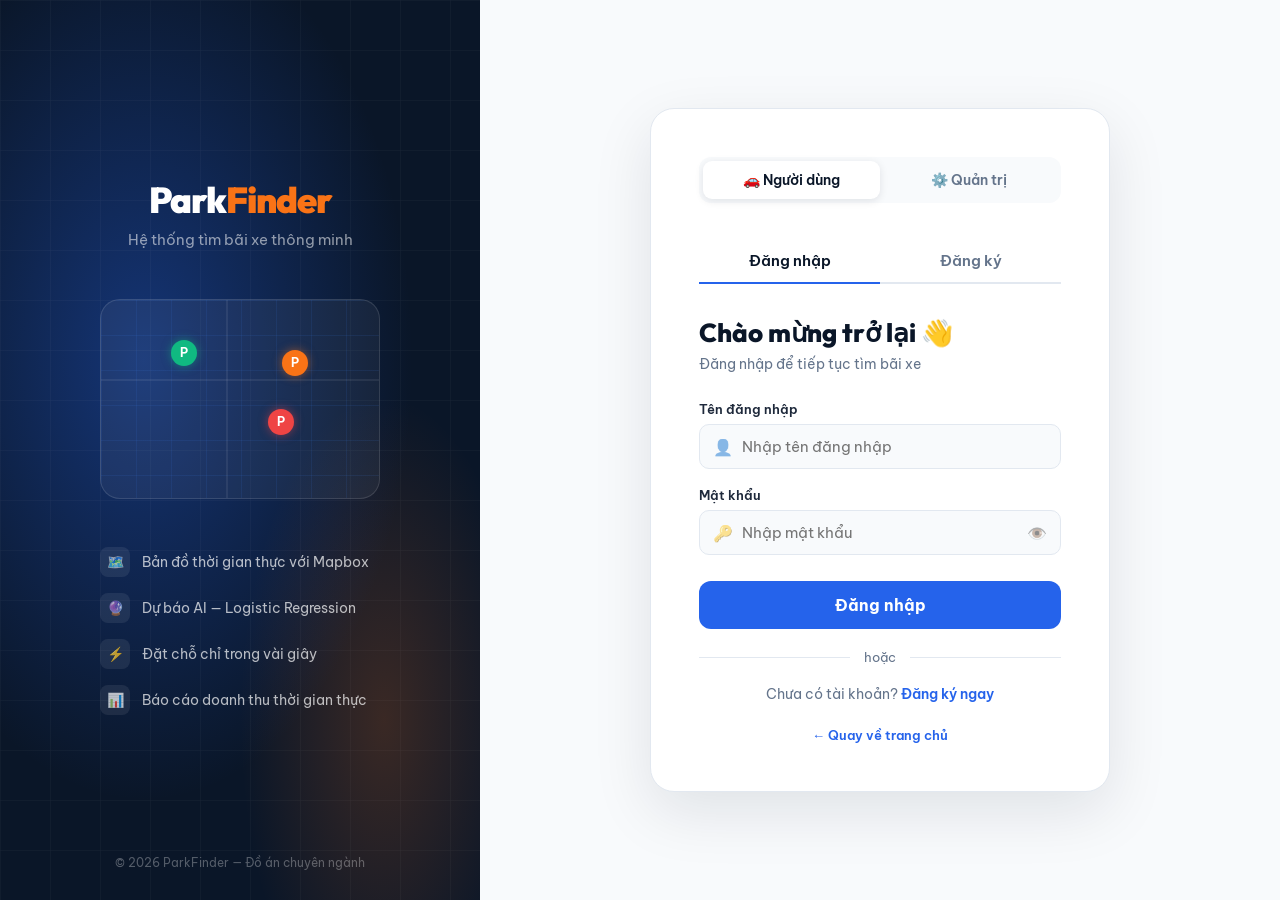
<file: ĐACN/login.html>
<!DOCTYPE html>
<html lang="vi">
<head>
    <meta charset="UTF-8">
    <meta name="viewport" content="width=device-width, initial-scale=1.0">
    <title>ParkFinder – Đăng nhập</title>
    <link href="https://fonts.googleapis.com/css2?family=Outfit:wght@400;600;700;800;900&family=Be+Vietnam+Pro:wght@300;400;500;600&display=swap" rel="stylesheet">
    <style>
        :root {
            --navy:   #0A1628;
            --blue:   #2563EB;
            --blue2:  #3B82F6;
            --orange: #F97316;
            --green:  #10B981;
            --red:    #EF4444;
            --light:  #F8FAFC;
            --text:   #1E293B;
            --muted:  #64748B;
            --border: #E2E8F0;
        }
        * { margin: 0; padding: 0; box-sizing: border-box; }
        body {
            font-family: 'Be Vietnam Pro', sans-serif;
            min-height: 100vh;
            display: flex;
            background: var(--light);
            overflow: hidden;
        }

        /* ─── LEFT PANEL ─── */
        .left-panel {
            width: 480px; min-height: 100vh;
            background: var(--navy);
            position: relative; overflow: hidden;
            display: flex; flex-direction: column;
            align-items: center; justify-content: center;
            padding: 60px 50px;
            flex-shrink: 0;
        }
        .left-bg {
            position: absolute; inset: 0;
            background: radial-gradient(ellipse 80% 70% at 30% 40%, rgba(37,99,235,0.4), transparent 70%),
                        radial-gradient(ellipse 50% 60% at 80% 80%, rgba(249,115,22,0.2), transparent 60%);
        }
        .left-grid {
            position: absolute; inset: 0; opacity: 0.06;
            background-image: linear-gradient(rgba(255,255,255,.5) 1px, transparent 1px),
                              linear-gradient(90deg, rgba(255,255,255,.5) 1px, transparent 1px);
            background-size: 50px 50px;
            animation: gridPan 20s linear infinite;
        }
        @keyframes gridPan { from { transform: translate(0,0); } to { transform: translate(50px,50px); } }
        .left-content { position: relative; z-index: 2; text-align: center; }
        .brand-logo {
            font-family: 'Outfit', sans-serif;
            font-size: 36px; font-weight: 900;
            color: #fff; letter-spacing: -1px;
            margin-bottom: 8px;
        }
        .brand-logo span { color: var(--orange); }
        .brand-tagline { color: rgba(255,255,255,0.55); font-size: 15px; margin-bottom: 50px; }

        /* Animated map visual */
        .map-visual {
            width: 280px; height: 200px;
            background: rgba(255,255,255,0.05);
            border: 1px solid rgba(255,255,255,0.12);
            border-radius: 20px; margin: 0 auto 40px;
            position: relative; overflow: hidden;
        }
        .map-visual::before {
            content: '';
            position: absolute; inset: 0;
            background-image: linear-gradient(rgba(59,130,246,.1) 1px, transparent 1px),
                              linear-gradient(90deg, rgba(59,130,246,.1) 1px, transparent 1px);
            background-size: 35px 35px;
        }
        .v-road { position: absolute; background: rgba(255,255,255,0.07); }
        .vr1 { width: 100%; height: 2px; top: 40%; }
        .vr2 { width: 2px; height: 100%; left: 45%; }
        .v-pin {
            position: absolute; width: 26px; height: 32px;
            animation: floatPin 3.5s ease-in-out infinite;
        }
        @keyframes floatPin { 0%,100% { transform: translateY(0); } 50% { transform: translateY(-10px); } }
        .vp1 { top: 20%; left: 25%; animation-delay: 0s; }
        .vp2 { top: 55%; left: 60%; animation-delay: 1s; }
        .vp3 { top: 25%; left: 65%; animation-delay: 2s; }
        .pin-circle {
            width: 26px; height: 26px; border-radius: 50%;
            display: flex; align-items: center; justify-content: center;
            font-size: 12px; font-weight: bold; color: white;
        }
        .pc-green { background: #10B981; box-shadow: 0 0 10px rgba(16,185,129,0.5); }
        .pc-red   { background: #EF4444; box-shadow: 0 0 10px rgba(239,68,68,0.5); }
        .pc-orange{ background: #F97316; box-shadow: 0 0 10px rgba(249,115,22,0.5); }

        .features-list { text-align: left; }
        .feat-item {
            display: flex; align-items: center; gap: 12px;
            color: rgba(255,255,255,0.7); font-size: 14px;
            padding: 8px 0;
        }
        .feat-icon-sm {
            width: 30px; height: 30px; border-radius: 8px;
            background: rgba(255,255,255,0.08);
            display: flex; align-items: center; justify-content: center;
            font-size: 14px; flex-shrink: 0;
        }

        .left-footer {
            position: absolute; bottom: 30px;
            color: rgba(255,255,255,0.3); font-size: 12px;
        }

        /* ─── RIGHT PANEL ─── */
        .right-panel {
            flex: 1; display: flex; align-items: center; justify-content: center;
            padding: 40px 30px;
        }
        .auth-box {
            width: 100%; max-width: 460px;
            background: white; border-radius: 24px;
            padding: 48px;
            box-shadow: 0 20px 60px rgba(10,22,40,0.1);
            border: 1px solid var(--border);
        }

        /* ─── MODE SWITCH (User / Admin) ─── */
        .mode-switch {
            display: flex; background: var(--light);
            border-radius: 12px; padding: 4px;
            margin-bottom: 36px;
        }
        .mode-btn {
            flex: 1; padding: 10px 16px;
            border: none; border-radius: 9px;
            background: transparent; cursor: pointer;
            font-family: 'Be Vietnam Pro', sans-serif;
            font-size: 14px; font-weight: 600;
            color: var(--muted);
            transition: all .25s;
            display: flex; align-items: center; justify-content: center; gap: 8px;
        }
        .mode-btn.active {
            background: white; color: var(--navy);
            box-shadow: 0 2px 8px rgba(10,22,40,0.1);
        }

        /* ─── TAB SWITCH (Login / Register) ─── */
        .tab-bar {
            display: flex; gap: 0;
            border-bottom: 2px solid var(--border);
            margin-bottom: 32px;
        }
        .tab-btn {
            flex: 1; padding: 12px 0; text-align: center;
            border: none; background: transparent; cursor: pointer;
            font-family: 'Be Vietnam Pro', sans-serif;
            font-size: 15px; font-weight: 600;
            color: var(--muted);
            position: relative; transition: color .2s;
        }
        .tab-btn::after {
            content: '';
            position: absolute; bottom: -2px; left: 0; right: 0; height: 2px;
            background: var(--blue);
            transform: scaleX(0); transition: transform .25s ease;
        }
        .tab-btn.active { color: var(--navy); }
        .tab-btn.active::after { transform: scaleX(1); }

        /* ─── FORMS ─── */
        .form-wrapper {
            position: relative; overflow: hidden;
        }
        .form-panel {
            transition: all .35s cubic-bezier(.4,0,.2,1);
        }
        .form-panel.hidden-left  { transform: translateX(-60px); opacity: 0; position: absolute; pointer-events: none; }
        .form-panel.hidden-right { transform: translateX(60px);  opacity: 0; position: absolute; pointer-events: none; }

        .form-title {
            font-family: 'Outfit', sans-serif;
            font-size: 26px; font-weight: 800;
            color: var(--navy); margin-bottom: 6px;
        }
        .form-sub { color: var(--muted); font-size: 14px; margin-bottom: 28px; }

        .input-group { margin-bottom: 18px; }
        .input-group label {
            display: block; font-size: 13px; font-weight: 600;
            color: var(--text); margin-bottom: 7px;
        }
        .input-wrap {
            position: relative;
        }
        .input-icon {
            position: absolute; left: 14px; top: 50%; transform: translateY(-50%);
            font-size: 16px; opacity: 0.5;
        }
        .form-input {
            width: 100%; padding: 12px 14px 12px 42px;
            border: 1.5px solid var(--border); border-radius: 10px;
            font-family: 'Be Vietnam Pro', sans-serif; font-size: 15px;
            color: var(--text); background: var(--light);
            transition: all .2s; outline: none;
        }
        .form-input:focus {
            border-color: var(--blue);
            background: white;
            box-shadow: 0 0 0 4px rgba(37,99,235,0.08);
        }
        .form-input.error { border-color: var(--red); box-shadow: 0 0 0 4px rgba(239,68,68,0.08); }
        .toggle-pw {
            position: absolute; right: 14px; top: 50%; transform: translateY(-50%);
            cursor: pointer; font-size: 16px; opacity: 0.5;
            border: none; background: none; padding: 0;
            transition: opacity .2s;
        }
        .toggle-pw:hover { opacity: 1; }
        .error-msg {
            color: var(--red); font-size: 12px; margin-top: 5px;
            display: none; animation: fadeIn .2s ease;
        }
        @keyframes fadeIn { from { opacity: 0; transform: translateY(-4px); } to { opacity: 1; transform: translateY(0); } }
        .error-msg.show { display: block; }

        .btn-submit {
            width: 100%; padding: 14px;
            background: var(--blue); color: white;
            border: none; border-radius: 12px;
            font-family: 'Be Vietnam Pro', sans-serif;
            font-size: 16px; font-weight: 700;
            cursor: pointer; transition: all .25s;
            position: relative; overflow: hidden;
            margin-top: 8px;
        }
        .btn-submit:hover { background: #1d4ed8; transform: translateY(-1px); box-shadow: 0 8px 24px rgba(37,99,235,0.35); }
        .btn-submit:active { transform: translateY(0); }
        .btn-submit.loading { pointer-events: none; opacity: 0.8; }
        .btn-submit .spinner {
            display: none; width: 18px; height: 18px;
            border: 2px solid rgba(255,255,255,.3);
            border-top-color: white; border-radius: 50%;
            animation: spin .6s linear infinite;
            margin: 0 auto;
        }
        @keyframes spin { to { transform: rotate(360deg); } }
        .btn-submit.loading .btn-text { display: none; }
        .btn-submit.loading .spinner { display: block; }

        /* Admin button different color */
        .admin-mode .btn-submit { background: var(--navy); }
        .admin-mode .btn-submit:hover { background: #162035; box-shadow: 0 8px 24px rgba(10,22,40,0.35); }
        .admin-mode .tab-btn.active::after { background: var(--orange); }
        .admin-mode .form-input:focus { border-color: var(--orange); box-shadow: 0 0 0 4px rgba(249,115,22,0.08); }
        .admin-mode .mode-btn.active { color: var(--orange); }
        .admin-mode .divider, .admin-mode .auth-footer-text { display: none !important; }

        .divider {
            display: flex; align-items: center; gap: 14px;
            margin: 20px 0; color: var(--muted); font-size: 13px;
        }
        .divider::before, .divider::after {
            content: ''; flex: 1; height: 1px; background: var(--border);
        }

        .back-home {
            text-align: center; margin-top: 24px;
            font-size: 13px; color: var(--muted);
        }
        .back-home a { color: var(--blue); text-decoration: none; font-weight: 600; }
        .back-home a:hover { text-decoration: underline; }

        /* ─── TOAST ─── */
        .toast {
            position: fixed; bottom: 30px; right: 30px;
            padding: 14px 20px; border-radius: 12px;
            color: white; font-size: 14px; font-weight: 600;
            display: flex; align-items: center; gap: 10px;
            transform: translateY(80px); opacity: 0;
            transition: all .35s cubic-bezier(.4,0,.2,1);
            z-index: 1000; max-width: 320px;
        }
        .toast.show { transform: translateY(0); opacity: 1; }
        .toast.success { background: var(--green); }
        .toast.error   { background: var(--red); }

        /* ─── ADMIN BADGE ─── */
        .admin-badge {
            display: inline-flex; align-items: center; gap: 6px;
            background: rgba(249,115,22,0.1);
            border: 1px solid rgba(249,115,22,0.3);
            color: var(--orange); padding: 4px 12px;
            border-radius: 50px; font-size: 12px; font-weight: 700;
            margin-bottom: 16px; display: none;
        }
        .admin-mode .admin-badge { display: inline-flex; }

        @media (max-width: 768px) {
            .left-panel { display: none; }
            .right-panel { padding: 24px 20px; background: white; }
            .auth-box { padding: 32px 24px; box-shadow: none; border: none; }
        }
    </style>
</head>
<body>

<!-- LEFT PANEL -->
<div class="left-panel">
    <div class="left-bg"></div>
    <div class="left-grid"></div>
    <div class="left-content">
        <div class="brand-logo">Park<span>Finder</span></div>
        <div class="brand-tagline">Hệ thống tìm bãi xe thông minh</div>
        <div class="map-visual">
            <div class="v-road vr1"></div>
            <div class="v-road vr2"></div>
            <div class="v-pin vp1"><div class="pin-circle pc-green">P</div></div>
            <div class="v-pin vp2"><div class="pin-circle pc-red">P</div></div>
            <div class="v-pin vp3"><div class="pin-circle pc-orange">P</div></div>
        </div>
        <div class="features-list">
            <div class="feat-item"><div class="feat-icon-sm">🗺️</div>Bản đồ thời gian thực với Mapbox</div>
            <div class="feat-item"><div class="feat-icon-sm">🔮</div>Dự báo AI — Logistic Regression</div>
            <div class="feat-item"><div class="feat-icon-sm">⚡</div>Đặt chỗ chỉ trong vài giây</div>
            <div class="feat-item"><div class="feat-icon-sm">📊</div>Báo cáo doanh thu thời gian thực</div>
        </div>
    </div>
    <div class="left-footer">© 2026 ParkFinder — Đồ án chuyên ngành</div>
</div>

<!-- RIGHT PANEL -->
<div class="right-panel">
    <div class="auth-box" id="authBox">

        <!-- Mode Switch -->
        <div class="mode-switch">
            <button class="mode-btn active" id="modUser" onclick="setMode('user')">🚗 Người dùng</button>
            <button class="mode-btn" id="modAdmin" onclick="setMode('admin')">⚙️ Quản trị</button>
        </div>

        <!-- Admin Badge -->
        <div class="admin-badge" id="adminBadge">🔐 Chế độ Quản trị viên</div>

        <!-- Tab Bar -->
        <div class="tab-bar" id="tabBar">
            <button class="tab-btn active" id="tabLogin" onclick="switchTab('login')">Đăng nhập</button>
            <button class="tab-btn" id="tabReg" onclick="switchTab('register')">Đăng ký</button>
        </div>

        <div class="form-wrapper" id="formWrapper">
            <!-- LOGIN FORM -->
            <div class="form-panel" id="loginPanel">
                <div class="form-title" id="loginTitle">Chào mừng trở lại 👋</div>
                <div class="form-sub" id="loginSub">Đăng nhập để tiếp tục tìm bãi xe</div>
                <div class="input-group">
                    <label>Tên đăng nhập</label>
                    <div class="input-wrap">
                        <span class="input-icon">👤</span>
                        <input type="text" class="form-input" id="loginUser" placeholder="Nhập tên đăng nhập" autocomplete="username">
                    </div>
                    <div class="error-msg" id="errLoginUser">Vui lòng nhập tên đăng nhập</div>
                </div>
                <div class="input-group">
                    <label>Mật khẩu</label>
                    <div class="input-wrap">
                        <span class="input-icon">🔑</span>
                        <input type="password" class="form-input" id="loginPass" placeholder="Nhập mật khẩu" autocomplete="current-password">
                        <button class="toggle-pw" onclick="togglePw('loginPass', this)">👁️</button>
                    </div>
                    <div class="error-msg" id="errLoginPass">Vui lòng nhập mật khẩu</div>
                </div>
                <button class="btn-submit" id="btnLogin" onclick="doLogin()">
                    <span class="btn-text">Đăng nhập</span>
                    <div class="spinner"></div>
                </button>
                <div class="divider">hoặc</div>
                <div class="auth-footer-text" style="text-align:center; font-size:14px; color:var(--muted)">
                    Chưa có tài khoản? <a href="#" onclick="switchTab('register')" style="color:var(--blue);font-weight:600;text-decoration:none">Đăng ký ngay</a>
                </div>
            </div>

            <!-- REGISTER FORM -->
            <div class="form-panel hidden-right" id="registerPanel">
                <div class="form-title">Tạo tài khoản mới ✨</div>
                <div class="form-sub">Đăng ký miễn phí, dùng ngay</div>
                <div class="input-group">
                    <label>Họ và tên</label>
                    <div class="input-wrap">
                        <span class="input-icon">😊</span>
                        <input type="text" class="form-input" id="regName" placeholder="Nguyễn Văn A">
                    </div>
                    <div class="error-msg" id="errRegName">Vui lòng nhập họ tên</div>
                </div>
                <div class="input-group">
                    <label>Tên đăng nhập</label>
                    <div class="input-wrap">
                        <span class="input-icon">👤</span>
                        <input type="text" class="form-input" id="regUser" placeholder="vd: nguyenvana123">
                    </div>
                    <div class="error-msg" id="errRegUser">Tên đăng nhập tối thiểu 4 ký tự</div>
                </div>
                <div class="input-group">
                    <label>Số điện thoại (tùy chọn)</label>
                    <div class="input-wrap">
                        <span class="input-icon">📱</span>
                        <input type="tel" class="form-input" id="regPhone" placeholder="0901234567">
                    </div>
                </div>
                <div class="input-group">
                    <label>Mật khẩu</label>
                    <div class="input-wrap">
                        <span class="input-icon">🔑</span>
                        <input type="password" class="form-input" id="regPass" placeholder="Tối thiểu 6 ký tự">
                        <button class="toggle-pw" onclick="togglePw('regPass', this)">👁️</button>
                    </div>
                    <div class="error-msg" id="errRegPass">Mật khẩu tối thiểu 6 ký tự</div>
                </div>
                <div class="input-group">
                    <label>Xác nhận mật khẩu</label>
                    <div class="input-wrap">
                        <span class="input-icon">🔒</span>
                        <input type="password" class="form-input" id="regPassConfirm" placeholder="Nhập lại mật khẩu">
                        <button class="toggle-pw" onclick="togglePw('regPassConfirm', this)">👁️</button>
                    </div>
                    <div class="error-msg" id="errRegConfirm">Mật khẩu không khớp</div>
                </div>
                <button class="btn-submit" id="btnRegister" onclick="doRegister()">
                    <span class="btn-text">Tạo tài khoản</span>
                    <div class="spinner"></div>
                </button>
                <div class="divider">hoặc</div>
                <div style="text-align:center; font-size:14px; color:var(--muted)">
                    Đã có tài khoản? <a href="#" onclick="switchTab('login')" style="color:var(--blue);font-weight:600;text-decoration:none">Đăng nhập</a>
                </div>
            </div>
        </div>

        <div class="back-home">
            <a href="landing.html">← Quay về trang chủ</a>
        </div>
    </div>
</div>

<!-- TOAST -->
<div class="toast" id="toast"></div>

<script>
    let currentMode = 'user';
    let currentTab = 'login';

    // ─── INIT ───
    window.onload = () => {
        const params = new URLSearchParams(window.location.search);
        if (params.get('role') === 'admin') setMode('admin');
    };

    // ─── MODE SWITCH ───
    function setMode(mode) {
        currentMode = mode;
        const box = document.getElementById('authBox');
        const adminBadge = document.getElementById('adminBadge');
        const tabBar = document.getElementById('tabBar');
        const loginTitle = document.getElementById('loginTitle');
        const loginSub = document.getElementById('loginSub');

        if (mode === 'admin') {
            box.classList.add('admin-mode');
            adminBadge.style.display = 'inline-flex';
            tabBar.style.display = 'none'; // Admin chỉ có login
            switchTab('login');
            loginTitle.textContent = 'Đăng nhập Quản trị 🔐';
            loginSub.textContent = 'Chỉ dành cho quản trị viên ParkFinder';
            document.getElementById('modAdmin').classList.add('active');
            document.getElementById('modUser').classList.remove('active');
        } else {
            box.classList.remove('admin-mode');
            adminBadge.style.display = 'none';
            tabBar.style.display = 'flex';
            loginTitle.textContent = 'Chào mừng trở lại 👋';
            loginSub.textContent = 'Đăng nhập để tiếp tục tìm bãi xe';
            document.getElementById('modUser').classList.add('active');
            document.getElementById('modAdmin').classList.remove('active');
        }
    }

    // ─── TAB SWITCH ───
    function switchTab(tab) {
        currentTab = tab;
        const loginPanel = document.getElementById('loginPanel');
        const registerPanel = document.getElementById('registerPanel');
        const wrapper = document.getElementById('formWrapper');

        if (tab === 'login') {
            document.getElementById('tabLogin').classList.add('active');
            document.getElementById('tabReg').classList.remove('active');
            loginPanel.className = 'form-panel';
            registerPanel.className = 'form-panel hidden-right';
            wrapper.style.height = loginPanel.offsetHeight + 'px';
        } else {
            document.getElementById('tabLogin').classList.remove('active');
            document.getElementById('tabReg').classList.add('active');
            loginPanel.className = 'form-panel hidden-left';
            registerPanel.className = 'form-panel';
            wrapper.style.height = registerPanel.offsetHeight + 'px';
        }
    }

    // Auto-height on init
    setTimeout(() => {
        const wrapper = document.getElementById('formWrapper');
        wrapper.style.height = document.getElementById('loginPanel').offsetHeight + 'px';
    }, 100);

    // ─── TOGGLE PASSWORD ───
    function togglePw(inputId, btn) {
        const input = document.getElementById(inputId);
        input.type = input.type === 'password' ? 'text' : 'password';
        btn.textContent = input.type === 'password' ? '👁️' : '🙈';
    }

    // ─── VALIDATION ───
    function setError(inputId, errId, show) {
        const input = document.getElementById(inputId);
        const err = document.getElementById(errId);
        if (show) {
            input.classList.add('error');
            err.classList.add('show');
        } else {
            input.classList.remove('error');
            err.classList.remove('show');
        }
        return !show;
    }

    // ─── TOAST ───
    function showToast(message, type = 'success') {
        const toast = document.getElementById('toast');
        toast.textContent = (type === 'success' ? '✅ ' : '❌ ') + message;
        toast.className = `toast ${type} show`;
        setTimeout(() => { toast.classList.remove('show'); }, 3500);
    }

    // ─── LOGIN ───
    async function doLogin() {
        const user = document.getElementById('loginUser').value.trim();
        const pass = document.getElementById('loginPass').value;

        let ok = true;
        ok = setError('loginUser', 'errLoginUser', !user) && ok;
        ok = setError('loginPass', 'errLoginPass', !pass) && ok;
        if (!ok) return;

        const btn = document.getElementById('btnLogin');
        btn.classList.add('loading');

        try {
            if (currentMode === 'admin') {
                // Admin login (existing endpoint)
                const res = await fetch(`http://localhost:8080/api/admin/login?user=${encodeURIComponent(user)}&pass=${encodeURIComponent(pass)}`);
                const ok = await res.json();
                if (ok) {
                    sessionStorage.setItem('adminLoggedIn', 'true');
                    sessionStorage.setItem('adminName', user);
                    showToast('Đăng nhập thành công! Đang chuyển trang...');
                    setTimeout(() => window.location.href = 'index.html', 1000);
                } else {
                    showToast('Sai tài khoản hoặc mật khẩu!', 'error');
                }
            } else {
                // User login
                const res = await fetch('http://localhost:8080/api/user/login', {
                    method: 'POST',
                    headers: { 'Content-Type': 'application/json' },
                    body: JSON.stringify({ username: user, password: pass })
                });
                const data = await res.json();
                if (res.ok && data.success) {
                    sessionStorage.setItem('userLoggedIn', 'true');
                    sessionStorage.setItem('userName', data.fullName || user);
                    sessionStorage.setItem('userId', data.id || '');
                    showToast('Đăng nhập thành công! Đang chuyển trang...');
                    setTimeout(() => window.location.href = 'user.html', 1000);
                } else {
                    showToast(data.message || 'Sai tài khoản hoặc mật khẩu!', 'error');
                }
            }
        } catch (err) {
            showToast('Không thể kết nối máy chủ. Vui lòng thử lại!', 'error');
        } finally {
            btn.classList.remove('loading');
        }
    }

    // ─── REGISTER ───
    async function doRegister() {
        const name = document.getElementById('regName').value.trim();
        const user = document.getElementById('regUser').value.trim();
        const phone = document.getElementById('regPhone').value.trim();
        const pass = document.getElementById('regPass').value;
        const confirm = document.getElementById('regPassConfirm').value;

        let ok = true;
        ok = setError('regName', 'errRegName', !name) && ok;
        ok = setError('regUser', 'errRegUser', user.length < 4) && ok;
        ok = setError('regPass', 'errRegPass', pass.length < 6) && ok;
        ok = setError('regPassConfirm', 'errRegConfirm', pass !== confirm) && ok;
        if (!ok) return;

        const btn = document.getElementById('btnRegister');
        btn.classList.add('loading');

        try {
            const res = await fetch('http://localhost:8080/api/user/register', {
                method: 'POST',
                headers: { 'Content-Type': 'application/json' },
                body: JSON.stringify({ fullName: name, username: user, password: pass, phone: phone })
            });
            const data = await res.json();
            if (res.ok && data.success) {
                showToast('Đăng ký thành công! Vui lòng đăng nhập.');
                setTimeout(() => switchTab('login'), 1500);
            } else {
                showToast(data.message || 'Tên đăng nhập đã tồn tại!', 'error');
            }
        } catch (err) {
            showToast('Không thể kết nối máy chủ!', 'error');
        } finally {
            btn.classList.remove('loading');
        }
    }

    // Enter key submit
    document.addEventListener('keydown', e => {
        if (e.key === 'Enter') {
            if (currentTab === 'login') doLogin();
            else doRegister();
        }
    });
</script>
</body>
</html>
</file>
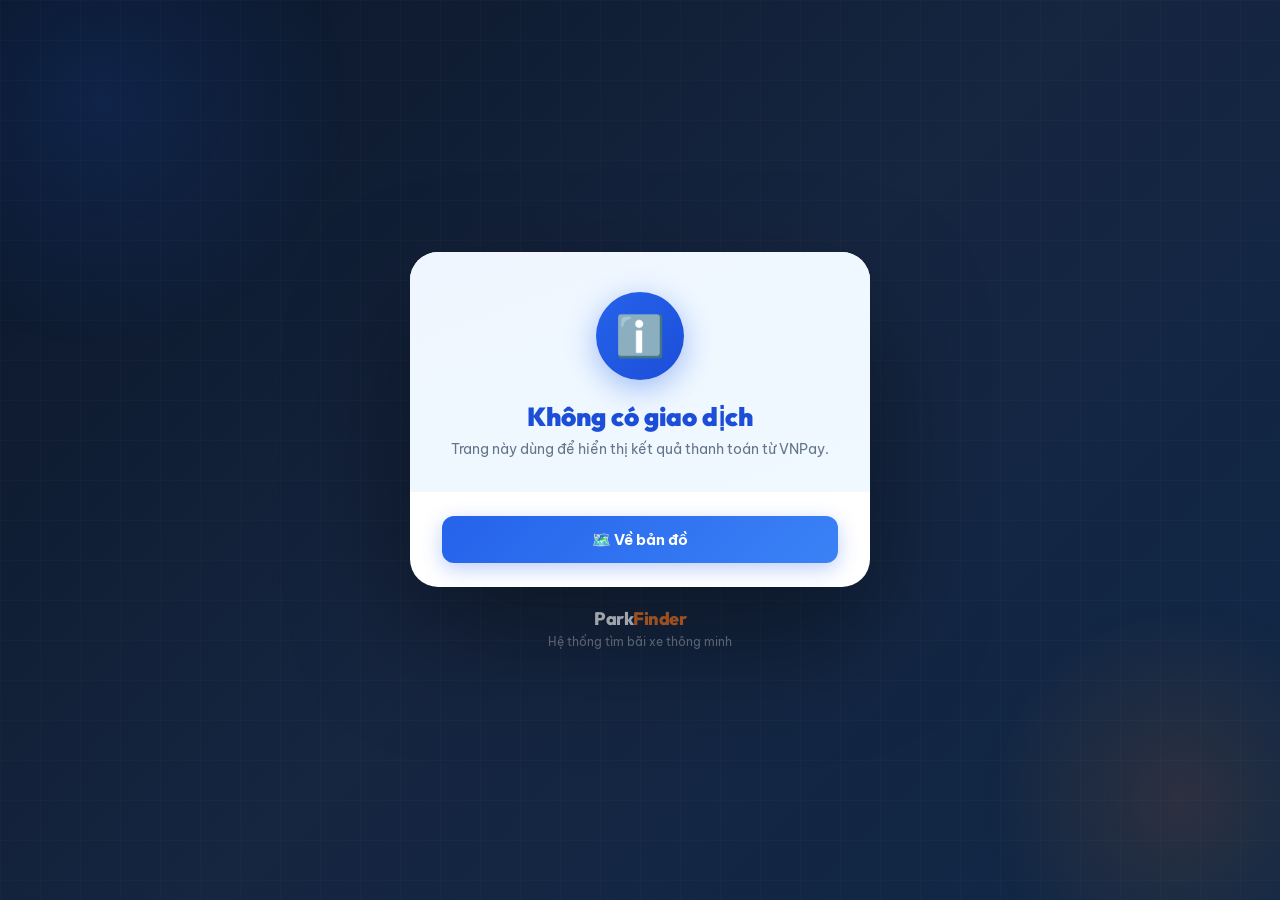
<file: ĐACN/payment-return.html>
<!DOCTYPE html>
<html lang="vi">
<head>
    <meta charset="UTF-8">
    <meta name="viewport" content="width=device-width, initial-scale=1.0">
    <title>ParkFinder – Kết quả thanh toán</title>
    <meta name="description" content="Kết quả giao dịch thanh toán ParkFinder">
    <link href="https://fonts.googleapis.com/css2?family=Outfit:wght@600;700;800;900&family=Be+Vietnam+Pro:wght@400;500;600&display=swap" rel="stylesheet">
    <style>
        :root {
            --navy:   #0A1628;
            --blue:   #2563EB;
            --orange: #F97316;
            --green:  #10B981;
            --red:    #EF4444;
            --light:  #F8FAFC;
            --text:   #1E293B;
            --muted:  #64748B;
            --border: #E2E8F0;
        }
        * { box-sizing: border-box; margin: 0; padding: 0; }
        body {
            font-family: 'Be Vietnam Pro', sans-serif;
            background: linear-gradient(135deg, #0A1628 0%, #162540 50%, #0f2847 100%);
            min-height: 100vh;
            display: flex; flex-direction: column;
            align-items: center; justify-content: center;
            padding: 20px; position: relative; overflow: hidden;
        }

        /* ─── BG DECORATIONS ─── */
        .bg-circle {
            position: fixed; border-radius: 50%;
            pointer-events: none; z-index: 0;
        }
        .bc-1 {
            width: 500px; height: 500px;
            background: radial-gradient(circle, rgba(37,99,235,0.15), transparent 70%);
            top: -150px; left: -150px;
        }
        .bc-2 {
            width: 400px; height: 400px;
            background: radial-gradient(circle, rgba(249,115,22,0.12), transparent 70%);
            bottom: -100px; right: -100px;
        }
        .bg-grid {
            position: fixed; inset: 0; z-index: 0; opacity: 0.04;
            background-image: linear-gradient(rgba(255,255,255,.5) 1px, transparent 1px),
                              linear-gradient(90deg, rgba(255,255,255,.5) 1px, transparent 1px);
            background-size: 40px 40px;
        }

        /* ─── RESULT CARD ─── */
        .result-card {
            background: white; border-radius: 28px;
            width: 100%; max-width: 460px;
            box-shadow: 0 50px 120px rgba(0,0,0,0.4);
            overflow: hidden; position: relative; z-index: 1;
            animation: cardIn .6s cubic-bezier(.34,1.4,.64,1) both;
        }
        @keyframes cardIn {
            from { opacity: 0; transform: scale(.8) translateY(40px); }
            to   { opacity: 1; transform: scale(1) translateY(0); }
        }

        /* ─── STATUS HEADER ─── */
        .result-header {
            padding: 40px 32px 32px; text-align: center;
            position: relative;
        }
        .result-header.success {
            background: linear-gradient(160deg, #ecfdf5 0%, #f0fdf4 100%);
        }
        .result-header.failed {
            background: linear-gradient(160deg, #fef2f2 0%, #fff1f2 100%);
        }
        .result-header.pending {
            background: linear-gradient(160deg, #eff6ff 0%, #f0f9ff 100%);
        }

        .status-icon-wrap {
            width: 88px; height: 88px; border-radius: 50%;
            margin: 0 auto 20px; display: flex;
            align-items: center; justify-content: center;
            position: relative;
        }
        .sic-success { background: linear-gradient(135deg, #10B981, #059669); box-shadow: 0 8px 30px rgba(16,185,129,0.4); }
        .sic-failed  { background: linear-gradient(135deg, #EF4444, #DC2626); box-shadow: 0 8px 30px rgba(239,68,68,0.4); }
        .sic-pending { background: linear-gradient(135deg, #2563EB, #1d4ed8); box-shadow: 0 8px 30px rgba(37,99,235,0.4); }

        .status-emoji { font-size: 40px; animation: iconPop .5s .3s cubic-bezier(.34,1.4,.64,1) both; }
        @keyframes iconPop { from { opacity: 0; transform: scale(0); } to { opacity: 1; transform: scale(1); } }

        .pulse-ring {
            position: absolute; inset: -6px; border-radius: 50%;
            border: 3px solid;
            animation: pulseRing 2s ease-out infinite;
        }
        .pr-success { border-color: rgba(16,185,129,0.4); }
        .pr-failed  { border-color: rgba(239,68,68,0.4); }
        @keyframes pulseRing {
            0%   { transform: scale(1); opacity: 1; }
            100% { transform: scale(1.4); opacity: 0; }
        }

        .result-title {
            font-family: 'Outfit', sans-serif;
            font-size: 26px; font-weight: 900;
            margin-bottom: 6px;
        }
        .rt-success { color: #059669; }
        .rt-failed  { color: #DC2626; }
        .rt-pending { color: #1d4ed8; }
        .result-sub { font-size: 14px; color: var(--muted); line-height: 1.5; }

        /* ─── DETAIL SECTION ─── */
        .result-body { padding: 24px 32px; }

        .detail-grid {
            background: var(--light); border-radius: 16px;
            overflow: hidden; margin-bottom: 20px;
            border: 1px solid var(--border);
        }
        .detail-row {
            display: flex; justify-content: space-between; align-items: center;
            padding: 12px 16px; border-bottom: 1px solid var(--border);
            animation: rowIn .4s ease both;
        }
        .detail-row:last-child { border-bottom: none; }
        @keyframes rowIn { from { opacity: 0; transform: translateX(-10px); } to { opacity: 1; transform: translateX(0); } }
        .detail-row:nth-child(1) { animation-delay: .1s; }
        .detail-row:nth-child(2) { animation-delay: .15s; }
        .detail-row:nth-child(3) { animation-delay: .2s; }
        .detail-row:nth-child(4) { animation-delay: .25s; }
        .detail-row:nth-child(5) { animation-delay: .3s; }

        .dr-label { font-size: 13px; color: var(--muted); font-weight: 500; }
        .dr-value { font-size: 14px; color: var(--navy); font-weight: 700; text-align: right; max-width: 60%; }
        .dr-amount { color: var(--green); font-size: 16px; font-family: 'Outfit', sans-serif; }
        .dr-txn { font-family: monospace; font-size: 12px; color: var(--blue); letter-spacing: .5px; }

        /* ─── BADGES ─── */
        .badge-success {
            display: inline-flex; align-items: center; gap: 6px;
            background: rgba(16,185,129,0.1); color: var(--green);
            border: 1px solid rgba(16,185,129,0.3);
            border-radius: 50px; padding: 4px 12px;
            font-size: 12px; font-weight: 700;
        }
        .badge-failed {
            display: inline-flex; align-items: center; gap: 6px;
            background: rgba(239,68,68,0.1); color: var(--red);
            border: 1px solid rgba(239,68,68,0.3);
            border-radius: 50px; padding: 4px 12px;
            font-size: 12px; font-weight: 700;
        }

        /* ─── VNPay BRANDING ─── */
        .vnpay-brand {
            display: flex; align-items: center; justify-content: center; gap: 8px;
            padding: 12px; border-radius: 10px;
            background: #EBF3FF; margin-bottom: 20px;
            font-size: 12px; color: var(--muted);
        }
        .vnpay-brand strong { color: #0066CC; }

        /* ─── BUTTONS ─── */
        .result-actions { display: flex; flex-direction: column; gap: 10px; }
        .btn-primary {
            width: 100%; padding: 14px;
            background: linear-gradient(135deg, #2563EB, #3B82F6);
            color: white; border: none; border-radius: 12px;
            font-family: 'Be Vietnam Pro', sans-serif;
            font-size: 15px; font-weight: 700;
            cursor: pointer; transition: all .2s;
            box-shadow: 0 6px 20px rgba(37,99,235,0.3);
            text-decoration: none; display: flex;
            align-items: center; justify-content: center; gap: 8px;
        }
        .btn-primary:hover { transform: translateY(-2px); box-shadow: 0 10px 28px rgba(37,99,235,0.4); }
        .btn-secondary {
            width: 100%; padding: 13px;
            background: white; color: var(--text);
            border: 1.5px solid var(--border); border-radius: 12px;
            font-family: 'Be Vietnam Pro', sans-serif;
            font-size: 15px; font-weight: 600;
            cursor: pointer; transition: all .2s;
            text-decoration: none; display: flex;
            align-items: center; justify-content: center; gap: 8px;
        }
        .btn-secondary:hover { background: var(--light); border-color: #cbd5e1; }

        /* ─── FOOTER BRAND ─── */
        .footer-brand {
            margin-top: 20px; text-align: center; z-index: 1; position: relative;
        }
        .footer-brand .logo {
            font-family: 'Outfit', sans-serif;
            font-size: 18px; font-weight: 800; color: white;
            opacity: 0.6; letter-spacing: -0.5px;
        }
        .footer-brand .logo span { color: var(--orange); }
        .footer-brand p { font-size: 12px; color: rgba(255,255,255,0.3); margin-top: 4px; }

        /* ─── CONFETTI ─── */
        .confetti-container {
            position: fixed; inset: 0; pointer-events: none; z-index: 0; overflow: hidden;
        }
        .confetti-piece {
            position: absolute; width: 10px; height: 10px;
            border-radius: 2px; opacity: 0;
            animation: confettiFall linear forwards;
        }
        @keyframes confettiFall {
            0%   { transform: translateY(-20px) rotate(0deg); opacity: 1; }
            100% { transform: translateY(110vh) rotate(720deg); opacity: 0; }
        }

        /* ─── LOADING STATE ─── */
        .loading-state {
            text-align: center; padding: 60px 32px;
        }
        .loading-spinner {
            width: 60px; height: 60px; border-radius: 50%;
            border: 4px solid var(--border);
            border-top-color: var(--blue);
            animation: spin .8s linear infinite;
            margin: 0 auto 20px;
        }
        @keyframes spin { to { transform: rotate(360deg); } }

        @media (max-width: 480px) {
            .result-header { padding: 32px 20px 24px; }
            .result-body   { padding: 20px; }
            .result-title  { font-size: 22px; }
        }
    </style>
</head>
<body>

<div class="bg-circle bc-1"></div>
<div class="bg-circle bc-2"></div>
<div class="bg-grid"></div>
<div class="confetti-container" id="confettiContainer"></div>

<div class="result-card" id="resultCard">
    <div class="loading-state" id="loadingState">
        <div class="loading-spinner"></div>
        <div style="font-size:16px;font-weight:600;color:var(--text)">Đang xác nhận thanh toán...</div>
        <div style="font-size:13px;color:var(--muted);margin-top:6px">Vui lòng chờ trong giây lát</div>
    </div>
</div>

<div class="footer-brand">
    <div class="logo">Park<span>Finder</span></div>
    <p>Hệ thống tìm bãi xe thông minh</p>
</div>

<script>
// ─── PARSE PARAMS ───────────────────────────────────────────
const params = new URLSearchParams(window.location.search);
const responseCode = params.get('vnp_ResponseCode') || params.get('code');
const txnRef       = params.get('vnp_TxnRef') || params.get('txnRef') || ('PKF' + Date.now());
const amount       = params.get('vnp_Amount') ? parseInt(params.get('vnp_Amount')) / 100 : null;
const bankCode     = params.get('vnp_BankCode') || 'VNPay';
const transDate    = params.get('vnp_PayDate') || '';
const isDemo       = params.get('demo') === '1';

// Restore pending booking info
let booking = null;
try {
    booking = JSON.parse(sessionStorage.getItem('pendingBooking') || 'null');
} catch { booking = null; }

// ─── DETERMINE STATUS ───────────────────────────────────────
// VNPay: '00' = success, everything else = failed
let isSuccess = false;

if (responseCode === '00' || responseCode === 'success') {
    isSuccess = true;
} else if (!responseCode && isDemo) {
    // Demo mode without code = treat as success for demo purposes
    isSuccess = true;
} else if (!responseCode && !isDemo) {
    // No params at all - check if navigated directly
    isSuccess = false;
}

const displayAmount = amount
    ? (amount).toLocaleString('vi-VN') + ' VNĐ'
    : (booking ? (booking.total).toLocaleString('vi-VN') + ' VNĐ' : '20.000 VNĐ');

const parkName  = booking ? booking.parkName : 'Bãi xe ParkFinder';
const userName  = booking ? booking.name     : sessionStorage.getItem('userName') || '—';
const duration  = booking ? booking.duration : 1;

// Format txn date
function formatVnDate(str) {
    if (!str || str.length < 12) return new Date().toLocaleString('vi-VN');
    try {
        const y = str.slice(0,4), mo = str.slice(4,6), d = str.slice(6,8);
        const h = str.slice(8,10), mi = str.slice(10,12), s = str.slice(12,14) || '00';
        return `${d}/${mo}/${y} ${h}:${mi}:${s}`;
    } catch { return new Date().toLocaleString('vi-VN'); }
}

const displayDate = transDate ? formatVnDate(transDate) : new Date().toLocaleString('vi-VN');
const shortTxn = txnRef.length > 20 ? txnRef.slice(-16) : txnRef;

// ─── CREATE BOOKING IN BACKEND (after VNPay success) ──────────────────────
async function createBookingAfterPayment() {
    if (!booking || !booking.parkId) return;
    try {
        const url = `http://localhost:8080/api/booking/create/${booking.parkId}` +
            `?userName=${encodeURIComponent(booking.name)}` +
            (booking.phone ? `&phone=${encodeURIComponent(booking.phone)}` : '') +
            `&duration=${booking.duration || 1}` +
            `&txnRef=${encodeURIComponent(txnRef)}` +
            `&paymentMethod=vnpay`;
        await fetch(url, { method: 'POST' });
        console.log('[ParkFinder] Booking saved to backend after VNPay payment');
    } catch (e) {
        console.warn('[ParkFinder] Could not save booking to backend:', e.message);
    }
}

// ─── RENDER RESULT ──────────────────────────────────────────
setTimeout(() => {
    const card = document.getElementById('resultCard');

    if (isSuccess) {
        card.innerHTML = `
        <div class="result-header success">
            <div class="status-icon-wrap sic-success">
                <div class="pulse-ring pr-success"></div>
                <div class="status-emoji">✓</div>
            </div>
            <div class="result-title rt-success">Thanh toán thành công!</div>
            <div class="result-sub">Giao dịch đã được xác nhận.<br>Chỗ xe của bạn đã được giữ.</div>
        </div>

        <div class="result-body">
            <div class="vnpay-brand">
                <span>🔒</span>
                <span>Giao dịch được xử lý bởi <strong>VNPay Sandbox</strong></span>
            </div>

            <div class="detail-grid">
                <div class="detail-row">
                    <span class="dr-label">🅿️ Bãi xe</span>
                    <span class="dr-value">${parkName}</span>
                </div>
                <div class="detail-row">
                    <span class="dr-label">👤 Khách hàng</span>
                    <span class="dr-value">${userName}</span>
                </div>
                <div class="detail-row">
                    <span class="dr-label">⏱ Thời gian</span>
                    <span class="dr-value">${duration} giờ</span>
                </div>
                <div class="detail-row">
                    <span class="dr-label">💰 Số tiền</span>
                    <span class="dr-value dr-amount">${displayAmount}</span>
                </div>
                <div class="detail-row">
                    <span class="dr-label">🏦 Ngân hàng</span>
                    <span class="dr-value">${bankCode}</span>
                </div>
                <div class="detail-row">
                    <span class="dr-label">📋 Mã GD</span>
                    <span class="dr-value dr-txn">${shortTxn}</span>
                </div>
                <div class="detail-row">
                    <span class="dr-label">🕐 Thời điểm</span>
                    <span class="dr-value" style="font-size:12px">${displayDate}</span>
                </div>
            </div>

            <div style="text-align:center;margin-bottom:16px">
                <span class="badge-success">✅ Giao dịch thành công</span>
            </div>

            <div class="result-actions">
                <a href="user.html" class="btn-primary">🗺️ Quay lại bản đồ</a>
                <button class="btn-secondary" onclick="window.print()">🖨️ In biên lai</button>
            </div>
        </div>`;

        // Confetti + create booking in backend
        spawnConfetti();
        createBookingAfterPayment();
        sessionStorage.removeItem('pendingBooking');

    } else {
        // ─── FAILED ───
        const errorMessages = {
            '07': 'Trừ tiền thành công. Giao dịch bị nghi ngờ (liên quan tới lừa đảo, giao dịch bất thường).',
            '09': 'Thẻ/Tài khoản chưa đăng ký dịch vụ Internet Banking tại ngân hàng.',
            '10': 'Xác thực thông tin thẻ/tài khoản không đúng quá 3 lần.',
            '11': 'Đã hết hạn chờ thanh toán. Vui lòng thực hiện lại giao dịch.',
            '12': 'Thẻ/Tài khoản bị khoá.',
            '13': 'Quý khách nhập sai mật khẩu xác thực giao dịch (OTP).',
            '24': 'Khách hàng hủy giao dịch.',
            '51': 'Tài khoản không đủ số dư để thực hiện giao dịch.',
            '65': 'Tài khoản đã vượt quá hạn mức giao dịch trong ngày.',
            '75': 'Ngân hàng thanh toán đang bảo trì.',
            '79': 'Nhập sai mật khẩu thanh toán quá số lần quy định.',
            '99': 'Lỗi không xác định. Vui lòng liên hệ hỗ trợ.'
        };
        const errMsg = errorMessages[responseCode] || 'Giao dịch không thành công. Vui lòng thử lại.';

        card.innerHTML = `
        <div class="result-header failed">
            <div class="status-icon-wrap sic-failed">
                <div class="pulse-ring pr-failed"></div>
                <div class="status-emoji">✕</div>
            </div>
            <div class="result-title rt-failed">Thanh toán thất bại</div>
            <div class="result-sub">${errMsg}</div>
        </div>

        <div class="result-body">
            <div class="detail-grid">
                <div class="detail-row">
                    <span class="dr-label">🅿️ Bãi xe</span>
                    <span class="dr-value">${parkName}</span>
                </div>
                <div class="detail-row">
                    <span class="dr-label">📋 Mã GD</span>
                    <span class="dr-value dr-txn">${shortTxn}</span>
                </div>
                <div class="detail-row">
                    <span class="dr-label">❌ Mã lỗi</span>
                    <span class="dr-value" style="color:var(--red)">${responseCode || 'N/A'}</span>
                </div>
                <div class="detail-row">
                    <span class="dr-label">🕐 Thời điểm</span>
                    <span class="dr-value" style="font-size:12px">${displayDate}</span>
                </div>
            </div>

            <div style="text-align:center;margin-bottom:16px">
                <span class="badge-failed">❌ Giao dịch thất bại</span>
            </div>

            <div class="result-actions">
                <button class="btn-primary" onclick="retryPayment()">🔄 Thử lại thanh toán</button>
                <a href="user.html" class="btn-secondary">🗺️ Quay lại bản đồ</a>
            </div>
        </div>`;
    }
}, 1200);

// ─── RETRY ─────────────────────────────────────────────────
function retryPayment() {
    window.location.href = 'user.html';
}

// ─── CONFETTI ──────────────────────────────────────────────
function spawnConfetti() {
    const container = document.getElementById('confettiContainer');
    const colors = ['#10B981','#2563EB','#F97316','#8B5CF6','#EF4444','#06B6D4','#FCD34D'];
    const count = 80;

    for (let i = 0; i < count; i++) {
        setTimeout(() => {
            const el = document.createElement('div');
            el.className = 'confetti-piece';
            const size = 6 + Math.random() * 8;
            el.style.cssText = `
                left: ${Math.random() * 100}%;
                top: -20px;
                width: ${size}px;
                height: ${size}px;
                background: ${colors[Math.floor(Math.random() * colors.length)]};
                border-radius: ${Math.random() > 0.5 ? '50%' : '2px'};
                animation-duration: ${1.8 + Math.random() * 1.5}s;
                animation-delay: ${Math.random() * 0.5}s;
                opacity: 0;
            `;
            container.appendChild(el);
            setTimeout(() => el.remove(), 3500);
        }, i * 20);
    }
}

// ─── NO PARAMS GUARD ───────────────────────────────────────
// If no VNPay params and not demo mode, show message
if (!responseCode && !isDemo && !booking) {
    setTimeout(() => {
        document.getElementById('resultCard').innerHTML = `
        <div class="result-header pending">
            <div class="status-icon-wrap sic-pending">
                <div class="status-emoji">ℹ️</div>
            </div>
            <div class="result-title rt-pending">Không có giao dịch</div>
            <div class="result-sub">Trang này dùng để hiển thị kết quả thanh toán từ VNPay.</div>
        </div>
        <div class="result-body">
            <div class="result-actions">
                <a href="user.html" class="btn-primary">🗺️ Về bản đồ</a>
            </div>
        </div>`;
    }, 800);
}
</script>
</body>
</html>
</file>
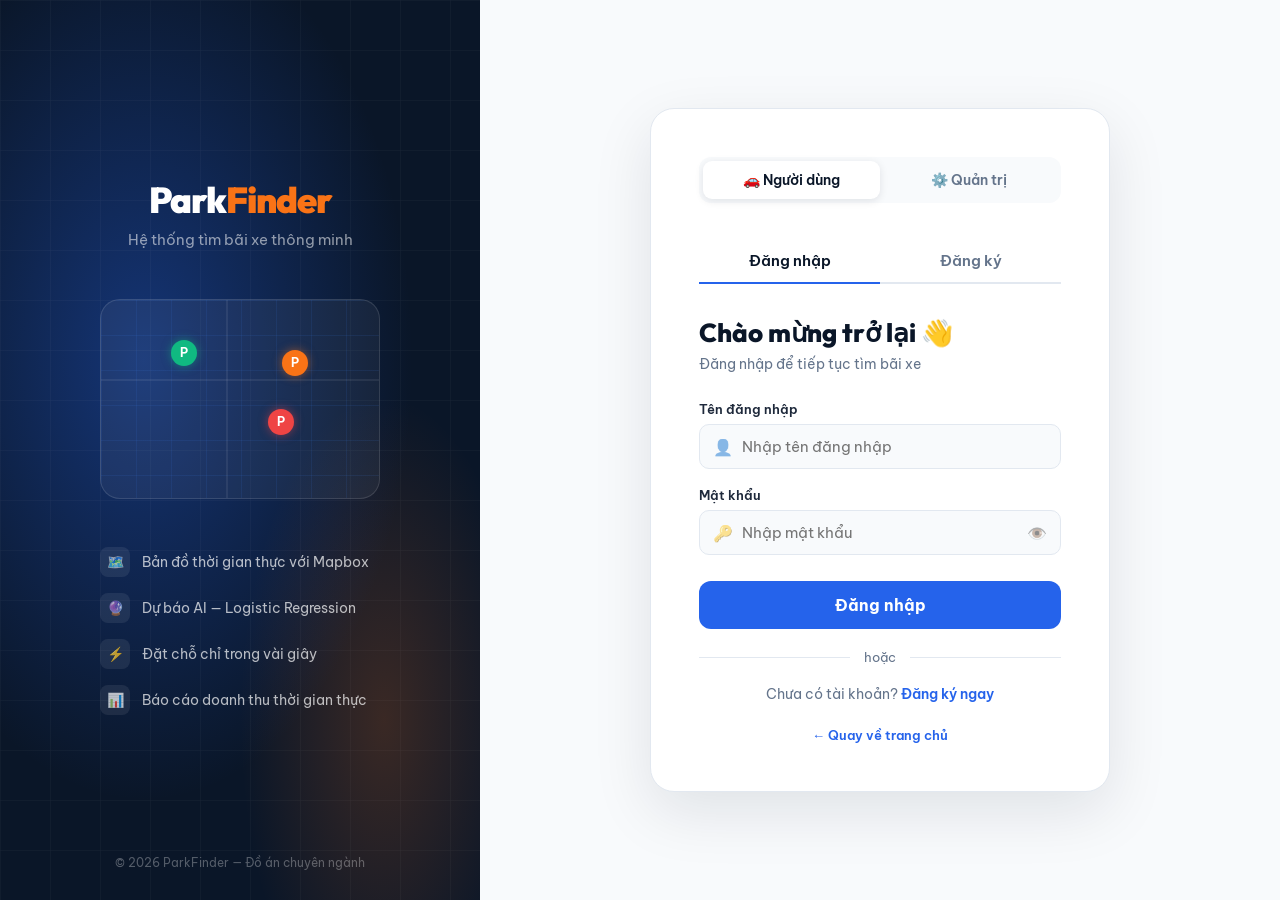
<file: ĐACN/profile.html>
<!DOCTYPE html>
<html lang="vi">
<head>
    <meta charset="UTF-8">
    <meta name="viewport" content="width=device-width, initial-scale=1.0">
    <title>ParkFinder – Hồ sơ của tôi</title>
    <link href="https://fonts.googleapis.com/css2?family=Outfit:wght@600;700;800;900&family=Be+Vietnam+Pro:wght@400;500;600;700&display=swap" rel="stylesheet">
    <style>
        :root {
            --navy:#0A1628; --blue:#2563EB; --blue2:#3B82F6;
            --orange:#F97316; --green:#10B981; --red:#EF4444;
            --light:#F8FAFC; --text:#1E293B; --muted:#64748B; --border:#E2E8F0;
        }
        *{box-sizing:border-box;margin:0;padding:0;}
        body{font-family:'Be Vietnam Pro',sans-serif;background:var(--light);color:var(--text);min-height:100vh;}
        
        /* TOPBAR */
        .topbar{background:var(--navy);color:white;padding:0 40px;display:flex;align-items:center;justify-content:space-between;height:64px;box-shadow:0 2px 20px rgba(10,22,40,0.3);position:sticky;top:0;z-index:100;}
        .tb-left{display:flex;align-items:center;gap:20px;}
        .back-btn{display:flex;align-items:center;gap:8px;color:rgba(255,255,255,0.7);text-decoration:none;font-size:14px;font-weight:500;padding:8px 14px;border-radius:8px;border:1px solid rgba(255,255,255,0.15);transition:all .2s;}
        .back-btn:hover{background:rgba(255,255,255,0.1);color:white;}
        .tb-brand{font-family:'Outfit',sans-serif;font-size:20px;font-weight:800;letter-spacing:-0.5px;}
        .tb-brand span{color:var(--orange);}

        .main-container { max-width: 1000px; margin: 40px auto; padding: 0 20px; display: grid; grid-template-columns: 320px 1fr; gap: 24px; }
        
        /* CARDS */
        .card { background: white; border-radius: 20px; padding: 24px; border: 1px solid var(--border); box-shadow: 0 4px 16px rgba(10,22,40,0.04); margin-bottom: 24px; }
        .card-header { font-family: 'Outfit', sans-serif; font-size: 20px; font-weight: 700; color: var(--navy); margin-bottom: 20px; display: flex; align-items: center; justify-content: space-between; }
        
        /* AVATAR */
        .profile-summary { text-align: center; }
        .avatar { width: 100px; height: 100px; border-radius: 50%; background: linear-gradient(135deg, var(--blue), var(--blue2)); margin: 0 auto 16px; display: flex; align-items: center; justify-content: center; font-size: 40px; color: white; border: 4px solid white; box-shadow: 0 8px 24px rgba(37,99,235,0.3); }
        .p-name { font-size: 20px; font-weight: 700; color: var(--navy); font-family: 'Outfit', sans-serif; }
        .p-role { font-size: 13px; color: var(--muted); margin-top: 4px; display: inline-block; padding: 4px 12px; background: var(--light); border-radius: 50px; font-weight: 600; }

        /* FORM */
        .form-group { margin-bottom: 16px; }
        .form-group label { display: block; font-size: 13px; font-weight: 600; color: var(--muted); margin-bottom: 8px; }
        .form-control { width: 100%; padding: 12px 16px; border: 1.5px solid var(--border); border-radius: 10px; font-family: inherit; font-size: 14px; transition: all .2s; outline: none; background: var(--light); }
        .form-control:focus { border-color: var(--blue); background: white; box-shadow: 0 0 0 4px rgba(37,99,235,0.1); }
        .btn-save { width: 100%; padding: 14px; background: var(--blue); color: white; border: none; border-radius: 10px; font-weight: 700; cursor: pointer; transition: all .2s; font-family: inherit; margin-top: 10px; }
        .btn-save:hover { background: #1d4ed8; transform: translateY(-1px); box-shadow: 0 8px 20px rgba(37,99,235,0.3); }

        /* VEHICLES */
        .vehicle-list { display: flex; flex-direction: column; gap: 12px; margin-bottom: 20px; }
        .vehicle-item { display: flex; align-items: center; justify-content: space-between; padding: 16px; border: 1px solid var(--border); border-radius: 12px; transition: all .2s; }
        .vehicle-item:hover { border-color: var(--blue); box-shadow: 0 4px 12px rgba(37,99,235,0.08); background: #f8fafc; }
        .v-info { display: flex; align-items: center; gap: 16px; }
        .v-icon { width: 44px; height: 44px; border-radius: 12px; background: rgba(37,99,235,0.1); display: flex; align-items: center; justify-content: center; font-size: 20px; }
        .v-plate { font-family: 'Outfit', sans-serif; font-size: 18px; font-weight: 700; color: var(--navy); }
        .v-desc { font-size: 13px; color: var(--muted); margin-top: 2px; }
        .btn-del { width: 36px; height: 36px; border-radius: 8px; border: none; background: rgba(239,68,68,0.1); color: var(--red); cursor: pointer; transition: all .2s; font-size: 16px; display: flex; align-items: center; justify-content: center; }
        .btn-del:hover { background: var(--red); color: white; }

        .btn-add-vehicle { padding: 10px 16px; border-radius: 8px; background: rgba(249,115,22,0.1); color: var(--orange); border: 1px solid rgba(249,115,22,0.2); font-weight: 600; cursor: pointer; font-size: 13px; transition: all .2s; display: inline-flex; align-items: center; gap: 6px; }
        .btn-add-vehicle:hover { background: var(--orange); color: white; }

        /* MODAL */
        .modal-overlay { position: fixed; inset: 0; background: rgba(10,22,40,0.5); display: none; align-items: center; justify-content: center; z-index: 1000; backdrop-filter: blur(4px); }
        .modal-overlay.show { display: flex; animation: fadeIn .2s; }
        .modal-box { background: white; width: 90%; max-width: 400px; border-radius: 20px; padding: 24px; box-shadow: 0 20px 40px rgba(0,0,0,0.2); animation: scaleUp .2s; }
        @keyframes fadeIn { from {opacity:0} to {opacity:1} }
        @keyframes scaleUp { from {transform:scale(0.95)} to {transform:scale(1)} }
        
        .toast { position: fixed; bottom: 24px; left: 50%; transform: translateX(-50%) translateY(50px); padding: 12px 24px; background: var(--green); color: white; border-radius: 50px; font-weight: 600; font-size: 14px; opacity: 0; transition: all .3s; z-index: 2000; box-shadow: 0 10px 30px rgba(16,185,129,0.4); }
        .toast.show { transform: translateX(-50%) translateY(0); opacity: 1; }

        @media (max-width: 768px) {
            .main-container { grid-template-columns: 1fr; }
        }
    </style>
</head>
<body>

<div class="topbar">
    <div class="tb-left">
        <a href="user.html" class="back-btn">← Bản đồ</a>
        <div class="tb-brand">Park<span>Finder</span></div>
    </div>
</div>

<div class="main-container">
    <!-- LEFT SIDE: Profile Info -->
    <div class="left-side">
        <div class="card profile-summary">
            <div class="avatar" id="avText">U</div>
            <div class="p-name" id="dispName">Đang tải...</div>
            <div class="p-role">🚗 Thành viên</div>
        </div>
        
        <div class="card">
            <div class="card-header">Thông tin cá nhân</div>
            <div class="form-group">
                <label>Họ và tên</label>
                <input type="text" class="form-control" id="uName">
            </div>
            <div class="form-group">
                <label>Số điện thoại</label>
                <input type="text" class="form-control" id="uPhone" placeholder="Chưa cập nhật">
            </div>
            <button class="btn-save" onclick="saveProfile()">💾 Lưu thay đổi</button>
        </div>
    </div>

    <!-- RIGHT SIDE: Vehicles -->
    <div class="right-side">
        <div class="card">
            <div class="card-header">
                Phương tiện của bạn
                <button class="btn-add-vehicle" onclick="openVehicleModal()">+ Thêm xe</button>
            </div>
            <div class="vehicle-list" id="vList">
                <div style="text-align:center;padding:30px;color:var(--muted)">Đang tải...</div>
            </div>
        </div>
    </div>
</div>

<!-- Add Vehicle Modal -->
<div class="modal-overlay" id="vModal">
    <div class="modal-box">
        <h3 style="margin-bottom:20px;font-family:'Outfit',sans-serif;color:var(--navy)">Thêm phương tiện mới</h3>
        <div class="form-group">
            <label>Biển số xe</label>
            <input type="text" class="form-control" id="vPlate" placeholder="VD: 51H-123.45">
        </div>
        <div class="form-group">
            <label>Loại xe</label>
            <select class="form-control" id="vType">
                <option value="car">🚗 Ô tô</option>
                <option value="moto">🏍️ Xe máy</option>
            </select>
        </div>
        <div class="form-group">
            <label>Màu sắc</label>
            <input type="text" class="form-control" id="vColor" placeholder="VD: Trắng, Đen...">
        </div>
        <div style="display:flex;gap:10px;margin-top:24px">
            <button class="btn-save" style="background:white;color:var(--muted);border:1px solid var(--border);box-shadow:none" onclick="closeVehicleModal()">Hủy</button>
            <button class="btn-save" onclick="saveVehicle()">Xác nhận</button>
        </div>
    </div>
</div>

<div class="toast" id="toast">Cập nhật thành công!</div>

<script>
    if (sessionStorage.getItem('userLoggedIn') !== 'true') window.location.href = 'login.html';

    function showToast(msg) {
        const t = document.getElementById('toast');
        t.textContent = msg;
        t.classList.add('show');
        setTimeout(() => t.classList.remove('show'), 3000);
    }

    // Load Profile
    function loadProfile() {
        const name = sessionStorage.getItem('userName') || 'Khách';
        const phone = localStorage.getItem('userPhone') || '';
        document.getElementById('dispName').textContent = name;
        document.getElementById('avText').textContent = name.charAt(0).toUpperCase();
        document.getElementById('uName').value = name;
        document.getElementById('uPhone').value = phone;
    }

    function saveProfile() {
        const name = document.getElementById('uName').value.trim();
        const phone = document.getElementById('uPhone').value.trim();
        if(!name) return showToast('Vui lòng nhập tên');
        sessionStorage.setItem('userName', name);
        localStorage.setItem('userPhone', phone);
        loadProfile();
        showToast('Đã lưu thông tin cá nhân!');
    }

    // Vehicle Management
    function getVehicles() {
        try { return JSON.parse(localStorage.getItem('pkf_vehicles') || '[]'); } catch { return []; }
    }
    
    function setVehicles(list) {
        localStorage.setItem('pkf_vehicles', JSON.stringify(list));
        renderVehicles();
    }

    function renderVehicles() {
        const list = getVehicles();
        const vList = document.getElementById('vList');
        if (list.length === 0) {
            vList.innerHTML = '<div style="text-align:center;padding:30px;color:var(--muted);background:#f8fafc;border-radius:12px;border:1px dashed var(--border)">Bạn chưa thêm phương tiện nào. Vui lòng bấm Thêm xe.</div>';
            return;
        }
        vList.innerHTML = list.map((v, i) => `
            <div class="vehicle-item">
                <div class="v-info">
                    <div class="v-icon">${v.type === 'car' ? '🚗' : '🏍️'}</div>
                    <div>
                        <div class="v-plate">${v.plate}</div>
                        <div class="v-desc">${v.color}</div>
                    </div>
                </div>
                <button class="btn-del" onclick="deleteVehicle(${i})" title="Xóa">🗑️</button>
            </div>
        `).join('');
    }

    function deleteVehicle(index) {
        if(confirm('Bạn có chắc chắn muốn xóa phương tiện này?')) {
            const list = getVehicles();
            list.splice(index, 1);
            setVehicles(list);
            showToast('Đã xóa phương tiện!');
        }
    }

    // Modal
    function openVehicleModal() {
        document.getElementById('vPlate').value = '';
        document.getElementById('vColor').value = '';
        document.getElementById('vModal').classList.add('show');
    }
    function closeVehicleModal() { document.getElementById('vModal').classList.remove('show'); }

    function saveVehicle() {
        const plate = document.getElementById('vPlate').value.trim().toUpperCase();
        const type = document.getElementById('vType').value;
        const color = document.getElementById('vColor').value.trim();
        
        if(!plate) return alert('Vui lòng nhập biển số xe!');
        
        const list = getVehicles();
        list.push({ plate, type, color });
        setVehicles(list);
        closeVehicleModal();
        showToast('Đã thêm phương tiện mới!');
    }

    // Init
    loadProfile();
    renderVehicles();
</script>
</body>
</html>
</file>
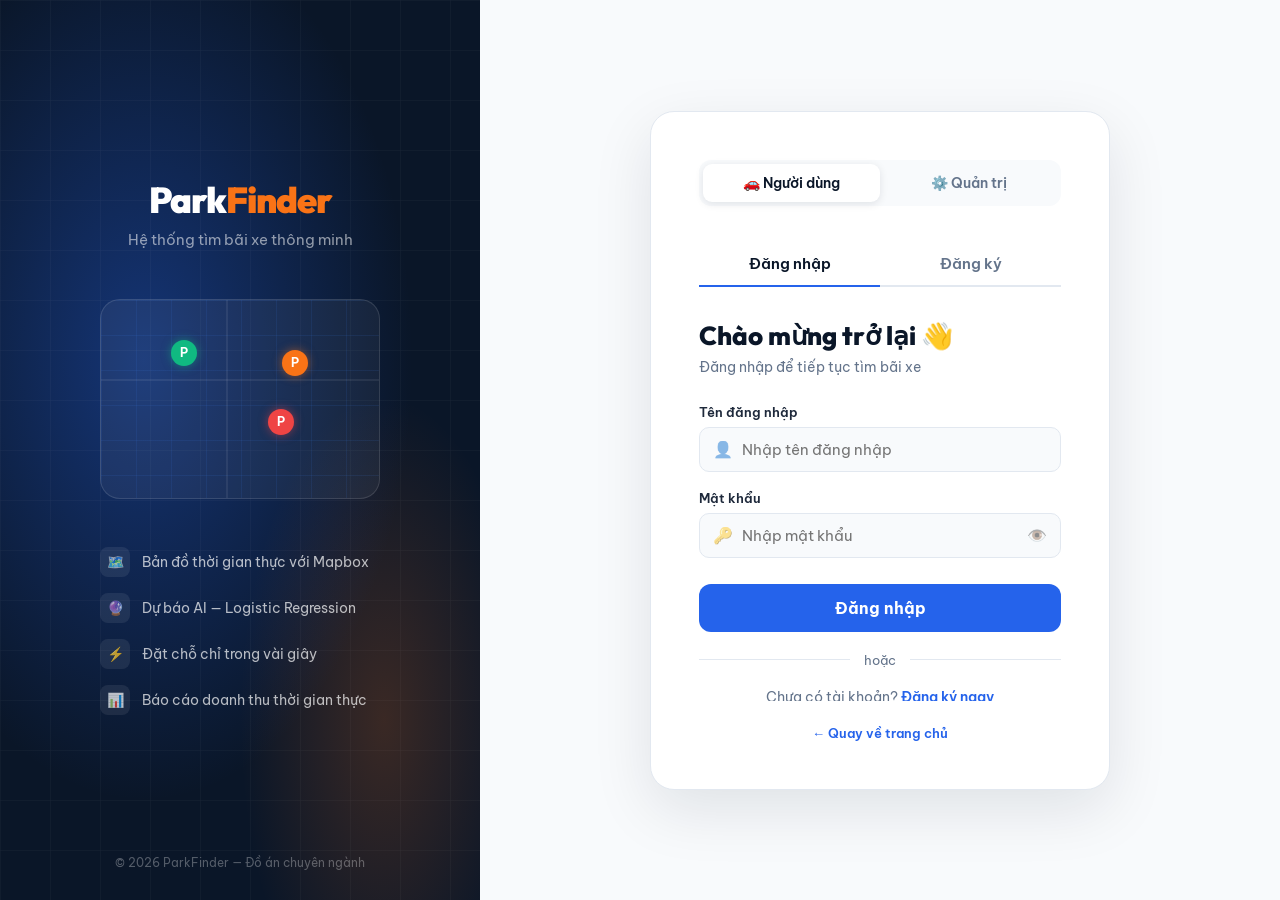
<file: ĐACN/sensor-dashboard.html>
<!DOCTYPE html>
<html lang="vi">
<head>
    <meta charset="UTF-8">
    <meta name="viewport" content="width=device-width, initial-scale=1.0">
    <title>ParkFinder Admin – Real-time Sensor</title>
    <link href="https://fonts.googleapis.com/css2?family=Outfit:wght@600;700;800;900&family=Be+Vietnam+Pro:wght@400;500;600;700&display=swap" rel="stylesheet">
    <style>
        :root {
            --navy:#0A1628; --blue:#2563EB; --blue2:#3B82F6;
            --orange:#F97316; --green:#10B981; --red:#EF4444;
            --light:#F8FAFC; --text:#1E293B; --muted:#64748B; --border:#E2E8F0;
        }
        *{box-sizing:border-box;margin:0;padding:0;}
        body{font-family:'Be Vietnam Pro',sans-serif;background:var(--navy);color:white;min-height:100vh;}
        
        /* TOPBAR */
        .topbar{background:rgba(10,22,40,0.8);backdrop-filter:blur(10px);padding:0 40px;display:flex;align-items:center;justify-content:space-between;height:64px;border-bottom:1px solid rgba(255,255,255,0.1);position:sticky;top:0;z-index:100;}
        .tb-left{display:flex;align-items:center;gap:20px;}
        .back-btn{display:flex;align-items:center;gap:8px;color:rgba(255,255,255,0.7);text-decoration:none;font-size:14px;font-weight:500;padding:8px 14px;border-radius:8px;border:1px solid rgba(255,255,255,0.15);transition:all .2s;}
        .back-btn:hover{background:rgba(255,255,255,0.1);color:white;}
        .tb-brand{font-family:'Outfit',sans-serif;font-size:20px;font-weight:800;letter-spacing:-0.5px;}
        .tb-brand span{color:var(--orange);}

        .main-container { max-width: 1200px; margin: 40px auto; padding: 0 20px; }
        
        /* HEADER */
        .page-header { display: flex; align-items: flex-end; justify-content: space-between; margin-bottom: 30px; }
        .page-title { font-family: 'Outfit', sans-serif; font-size: 32px; font-weight: 800; line-height: 1.2; }
        .page-subtitle { color: rgba(255,255,255,0.6); font-size: 15px; margin-top: 8px; }
        
        /* STATS */
        .stats-grid { display: grid; grid-template-columns: repeat(4, 1fr); gap: 20px; margin-bottom: 30px; }
        .stat-card { background: rgba(255,255,255,0.05); border: 1px solid rgba(255,255,255,0.1); border-radius: 16px; padding: 20px; }
        .stat-val { font-family: 'Outfit', sans-serif; font-size: 36px; font-weight: 800; margin-bottom: 4px; }
        .stat-label { font-size: 13px; font-weight: 600; color: rgba(255,255,255,0.6); text-transform: uppercase; letter-spacing: 1px; }

        /* SENSOR GRID */
        .sensor-container { background: rgba(255,255,255,0.03); border: 1px solid rgba(255,255,255,0.1); border-radius: 20px; padding: 30px; position: relative; }
        .road { width: 100%; height: 80px; background: #1E293B; margin: 20px 0; border-top: 2px dashed rgba(255,255,255,0.2); border-bottom: 2px dashed rgba(255,255,255,0.2); display: flex; align-items: center; justify-content: center; position: relative; overflow: hidden; }
        .road::after { content: ''; width: 100%; height: 2px; background: rgba(255,255,255,0.3); position: absolute; top: 50%; border-radius: 2px; }
        
        .parking-row { display: flex; justify-content: space-between; gap: 10px; }
        .spot { flex: 1; aspect-ratio: 1/1.5; background: rgba(255,255,255,0.05); border: 2px solid rgba(255,255,255,0.2); border-radius: 8px; display: flex; flex-direction: column; align-items: center; justify-content: center; position: relative; transition: all .3s ease; }
        .spot.avail { border-color: var(--green); box-shadow: inset 0 0 20px rgba(16,185,129,0.2); }
        .spot.full { border-color: var(--red); box-shadow: inset 0 0 20px rgba(239,68,68,0.2); }
        
        .spot-id { font-family: 'Outfit', sans-serif; font-size: 18px; font-weight: 700; color: rgba(255,255,255,0.5); position: absolute; bottom: 10px; }
        .spot.avail .spot-id { color: var(--green); }
        .spot.full .spot-id { color: var(--red); }
        
        .car-icon { font-size: 40px; transform: scale(0); opacity: 0; transition: all .4s cubic-bezier(0.175, 0.885, 0.32, 1.275); position: absolute; }
        .spot.full .car-icon { transform: scale(1); opacity: 1; }

        /* LIVE BLINK */
        .live-badge { display: inline-flex; align-items: center; gap: 8px; background: rgba(239,68,68,0.1); border: 1px solid rgba(239,68,68,0.3); color: var(--red); padding: 8px 16px; border-radius: 50px; font-weight: 700; font-size: 14px; }
        .live-dot { width: 8px; height: 8px; background: var(--red); border-radius: 50%; animation: blink 1s infinite; }
        @keyframes blink { 0%, 100% {opacity:1} 50% {opacity:0.3} }

        @media (max-width: 900px) {
            .stats-grid { grid-template-columns: 1fr 1fr; }
            .spot { aspect-ratio: 1/2; }
            .car-icon { font-size: 24px; }
        }
    </style>
</head>
<body>

<div class="topbar">
    <div class="tb-left">
        <a href="dashboard.html" class="back-btn">← Quay lại</a>
        <div class="tb-brand">Park<span>Finder</span></div>
    </div>
    <div class="live-badge">
        <div class="live-dot"></div> LIVE
    </div>
</div>

<div class="main-container">
    <div class="page-header">
        <div>
            <div class="page-title">Mô phỏng Cảm biến Bãi xe</div>
            <div class="page-subtitle">Bãi giữ xe A (Tầng 1) – Cập nhật thời gian thực</div>
        </div>
    </div>

    <div class="stats-grid">
        <div class="stat-card">
            <div class="stat-val" id="sTotal">20</div>
            <div class="stat-label">Tổng số chỗ</div>
        </div>
        <div class="stat-card">
            <div class="stat-val" id="sAvail" style="color:var(--green)">20</div>
            <div class="stat-label">Còn trống</div>
        </div>
        <div class="stat-card">
            <div class="stat-val" id="sFull" style="color:var(--red)">0</div>
            <div class="stat-label">Đang đỗ</div>
        </div>
        <div class="stat-card">
            <div class="stat-val" id="sTurnover">0</div>
            <div class="stat-label">Lượt xe ra vào</div>
        </div>
    </div>

    <div class="sensor-container">
        <!-- ROW 1 -->
        <div class="parking-row" id="row1"></div>
        
        <div class="road">
            <div style="position:absolute; font-family:'Outfit',sans-serif; color:rgba(255,255,255,0.2); font-size:24px; font-weight:800; letter-spacing:10px">LỐI ĐI CHÍNH</div>
        </div>

        <!-- ROW 2 -->
        <div class="parking-row" id="row2"></div>
    </div>
</div>

<script>
    if (sessionStorage.getItem('adminLoggedIn') !== 'true') window.location.href = 'login.html';

    const TOTAL_SPOTS = 20;
    const spots = [];
    let turnoverCount = 0;

    const row1 = document.getElementById('row1');
    const row2 = document.getElementById('row2');

    // Init Grid
    for (let i = 1; i <= TOTAL_SPOTS; i++) {
        const div = document.createElement('div');
        div.className = 'spot avail';
        div.innerHTML = `
            <div class="car-icon">🚗</div>
            <div class="spot-id">A${i.toString().padStart(2, '0')}</div>
        `;
        spots.push({ el: div, isFull: false });
        if (i <= 10) row1.appendChild(div);
        else row2.appendChild(div);
    }

    function updateStats() {
        const fullCount = spots.filter(s => s.isFull).length;
        document.getElementById('sAvail').textContent = TOTAL_SPOTS - fullCount;
        document.getElementById('sFull').textContent = fullCount;
        document.getElementById('sTurnover').textContent = turnoverCount;
    }

    // Simulate Real-time Events
    function simulate() {
        // Randomly pick a spot
        const idx = Math.floor(Math.random() * TOTAL_SPOTS);
        const spot = spots[idx];

        // 70% chance to fill if empty, 40% chance to leave if full
        const willChange = spot.isFull ? Math.random() < 0.4 : Math.random() < 0.7;

        if (willChange) {
            spot.isFull = !spot.isFull;
            if (spot.isFull) {
                spot.el.className = 'spot full';
                // Random car color
                const colors = ['hue-rotate(0deg)', 'hue-rotate(90deg)', 'hue-rotate(180deg)', 'hue-rotate(270deg)'];
                spot.el.querySelector('.car-icon').style.filter = colors[Math.floor(Math.random()*colors.length)];
            } else {
                spot.el.className = 'spot avail';
            }
            turnoverCount++;
            updateStats();
        }

        // Random delay for next event (500ms to 2.5s)
        const delay = Math.random() * 2000 + 500;
        setTimeout(simulate, delay);
    }

    // Initialize with some cars
    for (let i=0; i<8; i++) {
        const idx = Math.floor(Math.random() * TOTAL_SPOTS);
        if (!spots[idx].isFull) {
            spots[idx].isFull = true;
            spots[idx].el.className = 'spot full';
        }
    }
    updateStats();

    // Start simulation
    setTimeout(simulate, 2000);

</script>
</body>
</html>
</file>
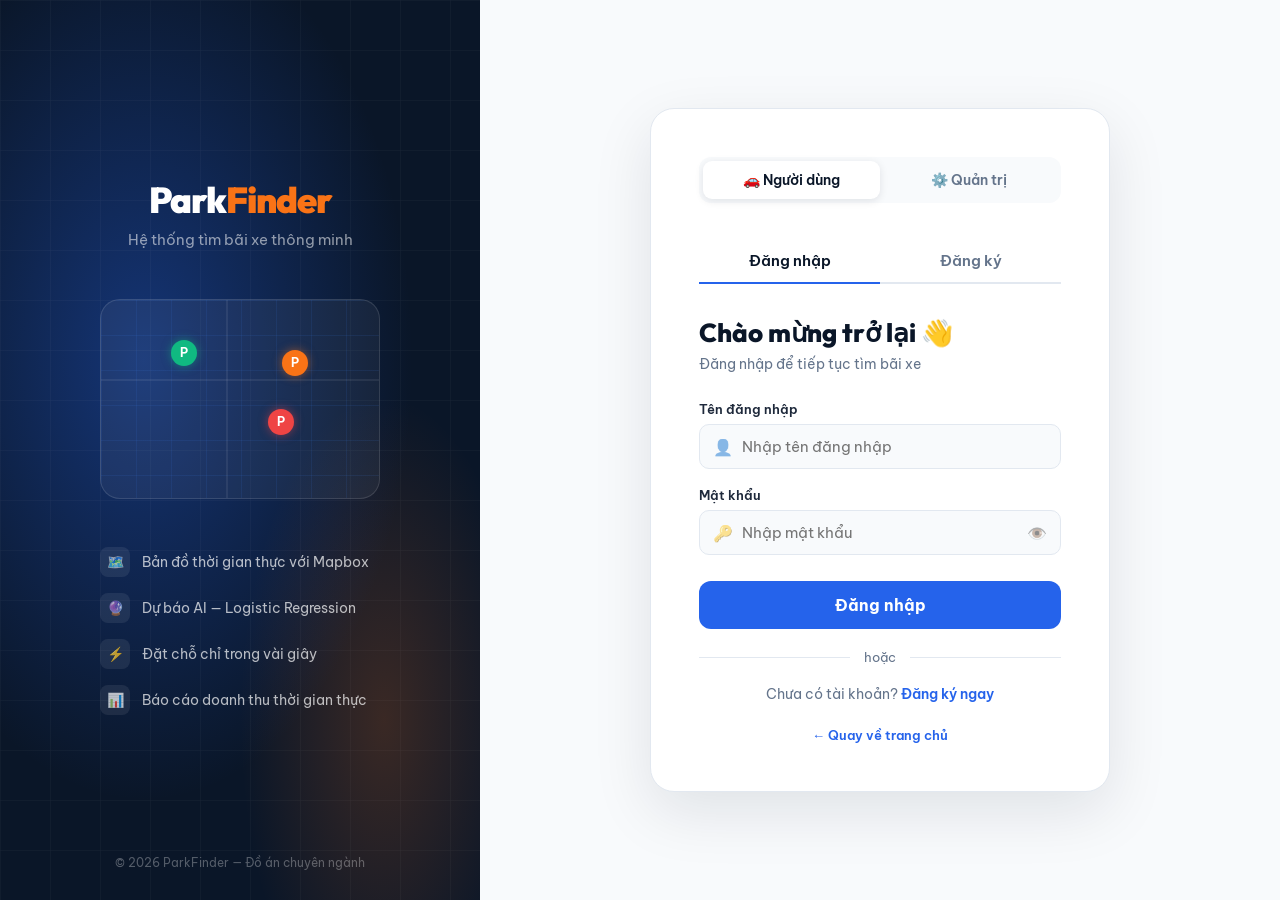
<file: ĐACN/subscriptions.html>
<!DOCTYPE html>
<html lang="vi">
<head>
    <meta charset="UTF-8">
    <meta name="viewport" content="width=device-width, initial-scale=1.0">
    <title>ParkFinder – Gói Đăng Ký</title>
    <link href="https://fonts.googleapis.com/css2?family=Outfit:wght@600;700;800;900&family=Be+Vietnam+Pro:wght@400;500;600&display=swap" rel="stylesheet">
    <style>
        :root {
            --navy:#0A1628; --blue:#2563EB; --blue2:#3B82F6;
            --orange:#F97316; --green:#10B981; --red:#EF4444;
            --light:#F8FAFC; --text:#1E293B; --muted:#64748B; --border:#E2E8F0;
        }
        *{box-sizing:border-box;margin:0;padding:0;}
        body{font-family:'Be Vietnam Pro',sans-serif;background:var(--light);color:var(--text);min-height:100vh;}

        .topbar{background:var(--navy);color:white;padding:0 40px;display:flex;align-items:center;justify-content:space-between;height:64px;box-shadow:0 2px 20px rgba(10,22,40,0.3);}
        .tb-left{display:flex;align-items:center;gap:20px;}
        .back-btn{display:flex;align-items:center;gap:8px;color:rgba(255,255,255,0.7);text-decoration:none;font-size:14px;font-weight:500;padding:8px 14px;border-radius:8px;border:1px solid rgba(255,255,255,0.15);transition:all .2s;}
        .back-btn:hover{background:rgba(255,255,255,0.1);color:white;}
        .tb-brand{font-family:'Outfit',sans-serif;font-size:20px;font-weight:800;}
        .tb-brand span{color:var(--orange);}

        .main{max-width:900px;margin:40px auto;padding:0 24px;}
        .page-title{font-family:'Outfit',sans-serif;font-size:28px;font-weight:800;color:var(--navy);margin-bottom:8px;}
        .page-sub{color:var(--muted);margin-bottom:30px;}

        .plans{display:grid;grid-template-columns:1fr 1fr;gap:24px;margin-bottom:40px;}
        .plan-card{background:white;border:2px solid var(--border);border-radius:16px;padding:30px;transition:all 0.3s;position:relative;overflow:hidden;}
        .plan-card:hover{border-color:var(--blue);box-shadow:0 10px 30px rgba(37,99,235,0.1);transform:translateY(-5px);}
        .plan-card.popular{border-color:var(--orange);}
        .popular-badge{position:absolute;top:15px;right:-35px;background:var(--orange);color:white;font-size:11px;font-weight:bold;padding:5px 40px;transform:rotate(45deg);}
        
        .plan-name{font-family:'Outfit',sans-serif;font-size:22px;font-weight:800;color:var(--navy);margin-bottom:10px;}
        .plan-price{font-size:32px;font-weight:800;color:var(--blue);margin-bottom:20px;}
        .plan-price span{font-size:14px;color:var(--muted);font-weight:normal;}
        
        .plan-features{list-style:none;margin-bottom:25px;}
        .plan-features li{margin-bottom:10px;font-size:14px;display:flex;align-items:center;gap:10px;}
        .plan-features li::before{content:'✓';color:var(--green);font-weight:bold;}

        .btn-buy{display:block;width:100%;padding:12px;text-align:center;background:var(--blue);color:white;border:none;border-radius:8px;font-size:15px;font-weight:bold;cursor:pointer;transition:background 0.2s;}
        .btn-buy:hover{background:var(--navy);}
        .plan-card.popular .btn-buy{background:var(--orange);}
        .plan-card.popular .btn-buy:hover{background:#ea580c;}

        .my-subs{background:white;border-radius:16px;border:1px solid var(--border);padding:24px;}
        .my-subs-title{font-family:'Outfit',sans-serif;font-size:20px;font-weight:700;color:var(--navy);margin-bottom:20px;}
        .sub-item{display:flex;align-items:center;justify-content:space-between;padding:15px;border:1px solid var(--border);border-radius:10px;margin-bottom:10px;}
        .sub-info strong{display:block;color:var(--navy);margin-bottom:4px;}
        .sub-info span{font-size:13px;color:var(--muted);}
        .sub-status{padding:5px 12px;border-radius:50px;font-size:12px;font-weight:bold;}
        .sub-status.active{background:rgba(16,185,129,0.1);color:var(--green);}
        .sub-status.expired{background:rgba(239,68,68,0.1);color:var(--red);}

        #buyModal{display:none;position:fixed;inset:0;background:rgba(0,0,0,0.5);align-items:center;justify-content:center;z-index:1000;}
        #buyModal.show{display:flex;}
        .modal-content{background:white;padding:30px;border-radius:16px;width:100%;max-width:400px;}
        .modal-title{font-size:20px;font-weight:bold;margin-bottom:15px;}
        .modal-input{width:100%;padding:10px;border:1px solid var(--border);border-radius:8px;margin-bottom:20px;}
        .modal-actions{display:flex;gap:10px;}
        .modal-btn{flex:1;padding:10px;border:none;border-radius:8px;cursor:pointer;font-weight:bold;}
        .btn-cancel{background:var(--light);color:var(--text);}
        .btn-confirm{background:var(--blue);color:white;}
    </style>
</head>
<body>

<div class="topbar">
    <div class="tb-left">
        <a href="user.html" class="back-btn">← Quay lại bản đồ</a>
        <div class="tb-brand">Park<span>Finder</span></div>
    </div>
</div>

<div class="main">
    <h1 class="page-title">Gói Đăng Ký Đỗ Xe</h1>
    <div class="page-sub">Tiết kiệm hơn với các gói thuê bao tuần và tháng dành cho khách hàng thường xuyên.</div>

    <div class="plans">
        <div class="plan-card">
            <div class="plan-name">Gói Tuần</div>
            <div class="plan-price">120.000đ <span>/ tuần</span></div>
            <ul class="plan-features">
                <li>Đỗ xe không giới hạn số lần</li>
                <li>Hỗ trợ 1 bãi xe cố định</li>
                <li>Đảm bảo luôn có chỗ</li>
                <li>Tiết kiệm 30% so với giá lẻ</li>
            </ul>
            <button class="btn-buy" onclick="openBuyModal('WEEKLY', 120000)">Đăng ký Gói Tuần</button>
        </div>
        <div class="plan-card popular">
            <div class="popular-badge">PHỔ BIẾN</div>
            <div class="plan-name">Gói Tháng</div>
            <div class="plan-price">400.000đ <span>/ tháng</span></div>
            <ul class="plan-features">
                <li>Đỗ xe không giới hạn số lần</li>
                <li>Hỗ trợ 1 bãi xe cố định</li>
                <li>Đảm bảo luôn có chỗ</li>
                <li>Tiết kiệm 50% so với giá lẻ</li>
                <li>Ưu tiên hỗ trợ kỹ thuật</li>
            </ul>
            <button class="btn-buy" onclick="openBuyModal('MONTHLY', 400000)">Đăng ký Gói Tháng</button>
        </div>
    </div>

    <div class="my-subs">
        <div class="my-subs-title">Gói đang sử dụng</div>
        <div id="subList"><div style="color:var(--muted)">Đang tải...</div></div>
    </div>
</div>

<div id="buyModal">
    <div class="modal-content">
        <div class="modal-title">Xác nhận mua gói</div>
        <div style="margin-bottom:15px;color:var(--muted)" id="buyDesc"></div>
        <label style="display:block;margin-bottom:5px;font-size:14px;font-weight:bold;">Chọn bãi xe cố định:</label>
        <select id="parkSelect" class="modal-input">
            <option value="">Đang tải danh sách bãi xe...</option>
        </select>
        <div class="modal-actions">
            <button class="modal-btn btn-cancel" onclick="closeBuyModal()">Hủy</button>
            <button class="modal-btn btn-confirm" onclick="processBuy()">Xác nhận thanh toán</button>
        </div>
    </div>
</div>

<script>
if (sessionStorage.getItem('userLoggedIn') !== 'true') window.location.href = 'login.html';
const userName = sessionStorage.getItem('userName');
let selectedPlan = '';
let selectedPrice = 0;

async function loadMySubs() {
    try {
        const res = await fetch(`http://localhost:8080/api/subscriptions/user/${userName}`);
        const data = await res.json();
        const list = document.getElementById('subList');
        if (!data.length) {
            list.innerHTML = '<div style="color:var(--muted)">Bạn chưa đăng ký gói nào.</div>';
            return;
        }
        list.innerHTML = data.map(s => `
            <div class="sub-item">
                <div class="sub-info">
                    <strong>${s.passType === 'MONTHLY' ? 'Gói Tháng' : 'Gói Tuần'} - Bãi #${s.parkingLotId}</strong>
                    <span>Hiệu lực: ${new Date(s.startDate).toLocaleDateString()} - ${new Date(s.endDate).toLocaleDateString()}</span>
                </div>
                <div class="sub-status ${s.status === 'ACTIVE' ? 'active' : 'expired'}">${s.status === 'ACTIVE' ? 'Đang kích hoạt' : 'Hết hạn'}</div>
            </div>
        `).join('');
    } catch(e) {
        document.getElementById('subList').innerHTML = '<div style="color:red">Lỗi tải dữ liệu</div>';
    }
}

async function loadParks() {
    try {
        const res = await fetch('http://localhost:8080/api/parking/all');
        const data = await res.json();
        const select = document.getElementById('parkSelect');
        select.innerHTML = '<option value="">-- Chọn bãi xe --</option>' + data.map(p => `<option value="${p.id}">${p.name}</option>`).join('');
    } catch(e) {}
}

function openBuyModal(type, price) {
    selectedPlan = type;
    selectedPrice = price;
    document.getElementById('buyDesc').textContent = `Thanh toán: ${price.toLocaleString('vi-VN')}đ`;
    document.getElementById('buyModal').classList.add('show');
}

function closeBuyModal() {
    document.getElementById('buyModal').classList.remove('show');
}

async function processBuy() {
    const parkId = document.getElementById('parkSelect').value;
    if (!parkId) { alert('Vui lòng chọn bãi xe!'); return; }
    
    // Giả lập thanh toán trừ tiền ví (nếu muốn)
    let wallet = JSON.parse(localStorage.getItem('pkf_wallet')) || { balance: 0 };
    if (wallet.balance < selectedPrice) {
        alert('Số dư ví không đủ, vui lòng nạp thêm!');
        return;
    }
    
    try {
        const res = await fetch('http://localhost:8080/api/subscriptions/buy', {
            method: 'POST',
            headers: { 'Content-Type': 'application/json' },
            body: JSON.stringify({
                userName: userName,
                parkingLotId: parkId,
                passType: selectedPlan,
                price: selectedPrice
            })
        });
        if (res.ok) {
            wallet.balance -= selectedPrice;
            localStorage.setItem('pkf_wallet', JSON.stringify(wallet));
            alert('Mua gói thành công!');
            closeBuyModal();
            loadMySubs();
        }
    } catch(e) { alert('Lỗi kết nối'); }
}

loadMySubs();
loadParks();
</script>
</body>
</html>
</file>
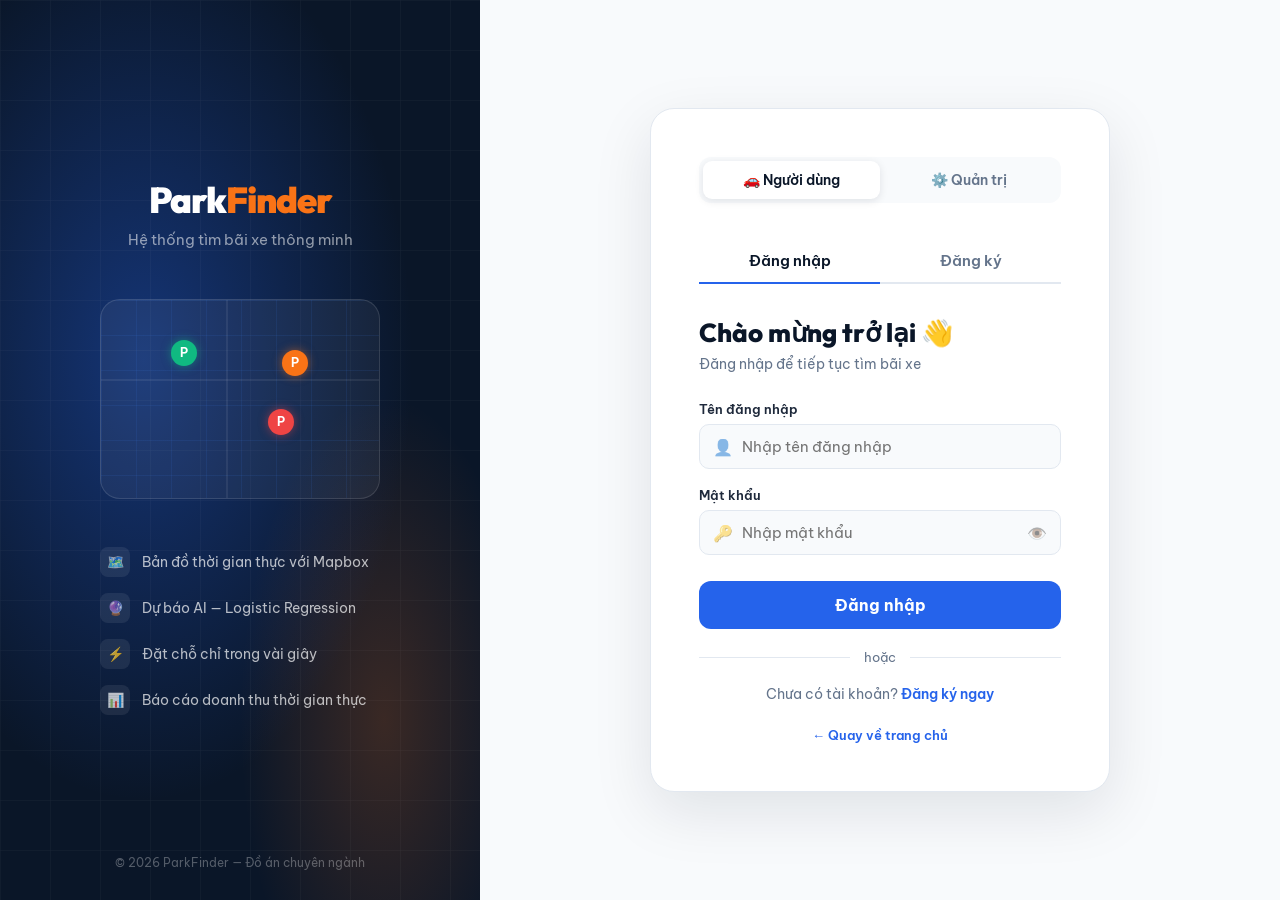
<file: ĐACN/support.html>
<!DOCTYPE html>
<html lang="vi">
<head>
    <meta charset="UTF-8">
    <meta name="viewport" content="width=device-width, initial-scale=1.0">
    <title>ParkFinder – Trợ Giúp & Báo Cáo</title>
    <link href="https://fonts.googleapis.com/css2?family=Outfit:wght@600;700;800;900&family=Be+Vietnam+Pro:wght@400;500;600&display=swap" rel="stylesheet">
    <style>
        :root {
            --navy:#0A1628; --blue:#2563EB; --blue2:#3B82F6;
            --orange:#F97316; --green:#10B981; --red:#EF4444;
            --light:#F8FAFC; --text:#1E293B; --muted:#64748B; --border:#E2E8F0;
        }
        *{box-sizing:border-box;margin:0;padding:0;}
        body{font-family:'Be Vietnam Pro',sans-serif;background:var(--light);color:var(--text);min-height:100vh;}

        .topbar{background:var(--navy);color:white;padding:0 40px;display:flex;align-items:center;justify-content:space-between;height:64px;box-shadow:0 2px 20px rgba(10,22,40,0.3);}
        .tb-left{display:flex;align-items:center;gap:20px;}
        .back-btn{display:flex;align-items:center;gap:8px;color:rgba(255,255,255,0.7);text-decoration:none;font-size:14px;font-weight:500;padding:8px 14px;border-radius:8px;border:1px solid rgba(255,255,255,0.15);transition:all .2s;}
        .back-btn:hover{background:rgba(255,255,255,0.1);color:white;}
        .tb-brand{font-family:'Outfit',sans-serif;font-size:20px;font-weight:800;}
        .tb-brand span{color:var(--orange);}

        .main{max-width:1000px;margin:40px auto;padding:0 24px;display:grid;grid-template-columns:1.5fr 1fr;gap:30px;}
        @media(max-width:768px){ .main{grid-template-columns:1fr;} }
        
        .card{background:white;border-radius:16px;border:1px solid var(--border);padding:30px;}
        .card-title{font-family:'Outfit',sans-serif;font-size:22px;font-weight:800;color:var(--navy);margin-bottom:20px;}
        
        .form-group{margin-bottom:20px;}
        .form-label{display:block;font-size:14px;font-weight:bold;margin-bottom:8px;color:var(--navy);}
        .form-input{width:100%;padding:12px;border:1px solid var(--border);border-radius:8px;font-family:inherit;}
        .form-input:focus{outline:none;border-color:var(--blue);}
        textarea.form-input{resize:vertical;min-height:120px;}
        
        .btn-submit{display:inline-block;padding:12px 24px;background:var(--blue);color:white;border:none;border-radius:8px;font-size:15px;font-weight:bold;cursor:pointer;transition:background 0.2s;width:100%;}
        .btn-submit:hover{background:var(--navy);}

        .ticket-item{padding:15px;border:1px solid var(--border);border-radius:10px;margin-bottom:15px;}
        .ticket-header{display:flex;justify-content:space-between;align-items:center;margin-bottom:8px;}
        .ticket-subj{font-weight:bold;color:var(--navy);}
        .ticket-status{padding:4px 10px;border-radius:50px;font-size:11px;font-weight:bold;}
        .status-OPEN{background:rgba(249,115,22,0.1);color:var(--orange);}
        .status-CLOSED{background:rgba(16,185,129,0.1);color:var(--green);}
        .ticket-date{font-size:12px;color:var(--muted);}
        .ticket-msg{font-size:13px;color:var(--text);margin-top:8px;background:#f8fafc;padding:10px;border-radius:6px;}

    </style>
</head>
<body>

<div class="topbar">
    <div class="tb-left">
        <a href="user.html" class="back-btn">← Quay lại bản đồ</a>
        <div class="tb-brand">Park<span>Finder</span></div>
    </div>
</div>

<div class="main">
    <div class="card">
        <div class="card-title">🎧 Gửi yêu cầu hỗ trợ</div>
        <p style="color:var(--muted);margin-bottom:20px;font-size:14px;">Bạn gặp sự cố với hệ thống? Hãy gửi phản hồi cho chúng tôi, đội ngũ hỗ trợ sẽ xử lý sớm nhất có thể.</p>
        
        <form id="supportForm" onsubmit="submitTicket(event)">
            <div class="form-group">
                <label class="form-label">Vấn đề bạn gặp phải là gì?</label>
                <select id="subject" class="form-input" required>
                    <option value="">-- Chọn chủ đề --</option>
                    <option value="Lỗi thanh toán / Trừ tiền sai">Lỗi thanh toán / Trừ tiền sai</option>
                    <option value="Đến nơi nhưng bãi đỗ đầy">Đến nơi nhưng bãi đỗ đầy</option>
                    <option value="Lỗi định vị / Chỉ đường">Lỗi định vị / Chỉ đường</option>
                    <option value="Tài khoản & Đăng nhập">Tài khoản & Đăng nhập</option>
                    <option value="Phản ánh nhân viên bãi xe">Phản ánh nhân viên bãi xe</option>
                    <option value="Khác">Khác</option>
                </select>
            </div>
            
            <div class="form-group">
                <label class="form-label">Chi tiết sự cố</label>
                <textarea id="message" class="form-input" placeholder="Vui lòng mô tả chi tiết sự cố bạn đang gặp phải..." required></textarea>
            </div>
            
            <button type="submit" class="btn-submit">Gửi Yêu Cầu Hỗ Trợ</button>
        </form>
    </div>

    <div class="card">
        <div class="card-title">📋 Lịch sử yêu cầu</div>
        <div id="ticketList">
            <div style="color:var(--muted);text-align:center;padding:20px;">Đang tải...</div>
        </div>
    </div>
</div>

<script>
if (sessionStorage.getItem('userLoggedIn') !== 'true') window.location.href = 'login.html';
const userName = sessionStorage.getItem('userName');

async function submitTicket(e) {
    e.preventDefault();
    const subject = document.getElementById('subject').value;
    const message = document.getElementById('message').value;

    const btn = document.querySelector('.btn-submit');
    btn.textContent = 'Đang gửi...';
    btn.disabled = true;

    try {
        const res = await fetch('http://localhost:8080/api/support', {
            method: 'POST',
            headers: { 'Content-Type': 'application/json' },
            body: JSON.stringify({ userName, subject, message })
        });
        if (res.ok) {
            alert('Gửi yêu cầu thành công! Chúng tôi sẽ sớm phản hồi.');
            document.getElementById('supportForm').reset();
            loadTickets();
        } else {
            alert('Có lỗi xảy ra!');
        }
    } catch(err) {
        alert('Lỗi kết nối máy chủ!');
    } finally {
        btn.textContent = 'Gửi Yêu Cầu Hỗ Trợ';
        btn.disabled = false;
    }
}

async function loadTickets() {
    try {
        const res = await fetch(`http://localhost:8080/api/support/user/${userName}`);
        const data = await res.json();
        const list = document.getElementById('ticketList');
        
        if (!data.length) {
            list.innerHTML = '<div style="color:var(--muted);text-align:center;padding:20px;">Bạn chưa gửi yêu cầu nào.</div>';
            return;
        }

        list.innerHTML = data.map(t => `
            <div class="ticket-item">
                <div class="ticket-header">
                    <div class="ticket-subj">${t.subject}</div>
                    <div class="ticket-status status-${t.status}">${t.status === 'OPEN' ? 'Đang xử lý' : 'Đã giải quyết'}</div>
                </div>
                <div class="ticket-date">${new Date(t.createdAt).toLocaleString('vi-VN')}</div>
                <div class="ticket-msg">${t.message}</div>
            </div>
        `).join('');
    } catch(err) {
        document.getElementById('ticketList').innerHTML = '<div style="color:red;text-align:center;">Lỗi tải dữ liệu</div>';
    }
}

loadTickets();
</script>
</body>
</html>
</file>
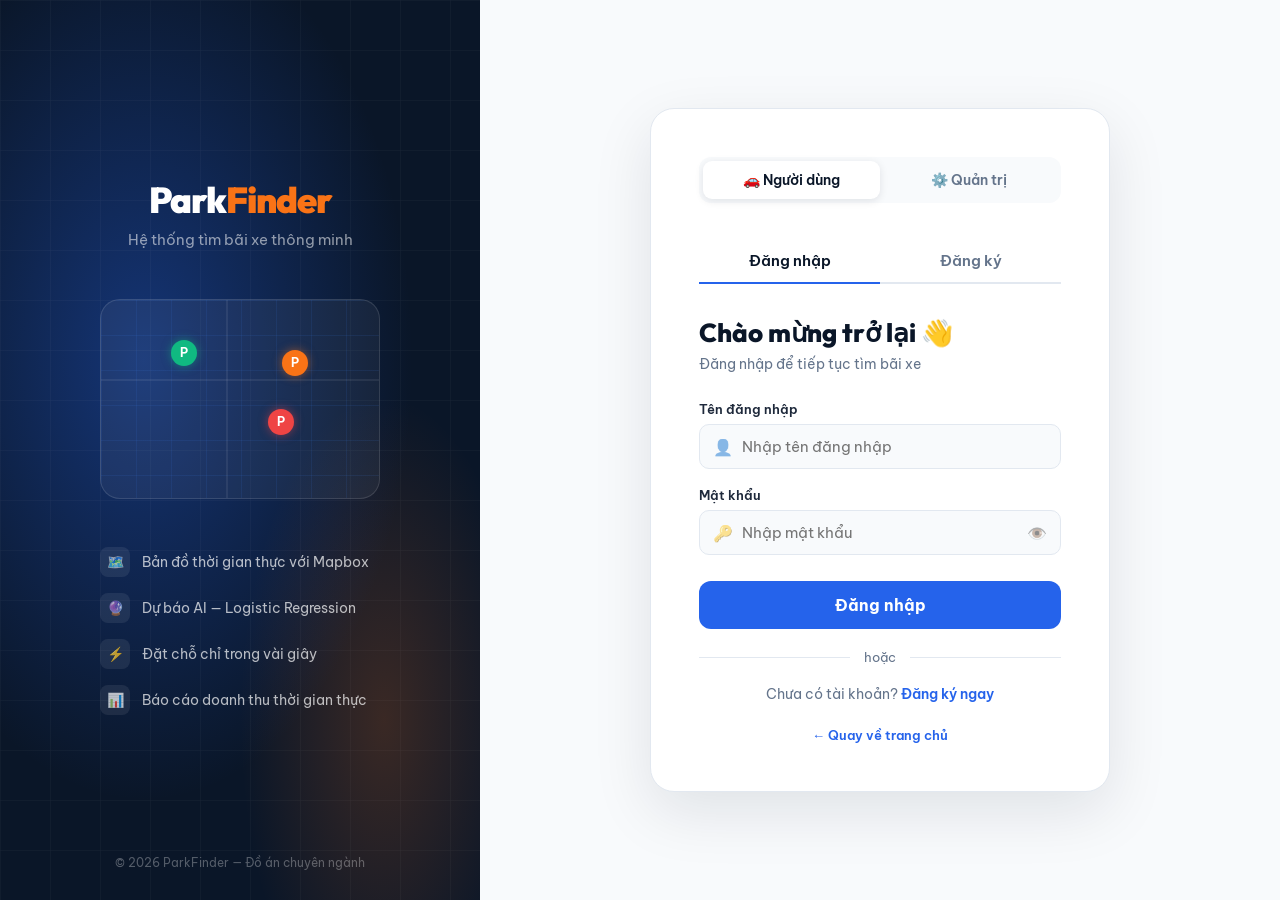
<file: ĐACN/user.html>
<!DOCTYPE html>
<html lang="vi">
<head>
    <meta charset="utf-8">
    <title>ParkFinder – Tìm Bãi Xe</title>
    <meta name="description" content="ParkFinder – Tìm và đặt chỗ giữ xe thông minh, thanh toán nhanh chóng qua VNPay">
    <meta name="viewport" content="initial-scale=1,maximum-scale=1,user-scalable=no">
    <link href="https://fonts.googleapis.com/css2?family=Outfit:wght@600;700;800&family=Be+Vietnam+Pro:wght@400;500;600&display=swap" rel="stylesheet">
    <link href="https://api.mapbox.com/mapbox-gl-js/v2.15.0/mapbox-gl.css" rel="stylesheet">
    <script src="https://api.mapbox.com/mapbox-gl-js/v2.15.0/mapbox-gl.js"></script>
    <link rel="stylesheet" href="user-style.css">
</head>
<body>

<!-- MOBILE MENU TOGGLE -->
<button id="mobileMenuBtn" class="mobile-menu-btn" onclick="toggleSidebar()">☰ Menu</button>

<!-- LEFT SIDEBAR -->
<div id="left-sidebar" class="left-sidebar">
    <div class="sidebar-header">
        <div class="app-logo">Park<span>Finder</span></div>
        <button class="sidebar-close" onclick="toggleSidebar()">✕</button>
    </div>
    
    <div class="sidebar-search">
        <!-- Custom Nominatim Search -->
        <div class="search-wrap" id="searchWrap">
            <span class="search-icon">🔍</span>
            <input
                type="text"
                id="searchInput"
                class="search-input"
                placeholder="Nhập địa chỉ cụ thể..."
                autocomplete="off"
                oninput="onSearchInput()"
                onkeydown="onSearchKey(event)"
            >
            <button class="search-clear" id="searchClear" onclick="clearSearch()" style="display:none">✕</button>
            <div class="search-dropdown" id="searchDropdown"></div>
        </div>
    </div>

    <div class="sidebar-scrollable">
        <div class="sidebar-section">
            <div class="section-title">Hành động nhanh</div>
            <div class="action-grid">
                <button class="action-btn" id="btnLocate" onclick="locateMe()">📍 Vị trí của tôi</button>
                <button class="action-btn" id="btnNearest" onclick="findNearest()">🎯 Gần nhất</button>
                <button class="action-btn" id="btnFavorites" onclick="toggleFavorites()">⭐ Yêu thích</button>
                <button class="action-btn" id="btnHistory" onclick="toggleHistory()">📋 Lịch sử</button>
            </div>
        </div>

        <div class="sidebar-section">
            <div class="section-title">Bộ lọc bản đồ</div>
            <div class="filter-row">
                <label class="filter-toggle">
                    <input type="checkbox" id="filterAvailable" onchange="loadUserMarkers()">
                    <span>Chỉ hiện bãi còn chỗ</span>
                </label>
            </div>
            <div class="filter-row">
                <label class="filter-toggle">
                    <input type="checkbox" id="toggleHeatmap" onchange="toggleHeatmapLayer()">
                    <span>Bản đồ Heatmap</span>
                </label>
            </div>
            
            <div class="filter-label" style="margin-top: 14px; margin-bottom: 8px;">📏 Bán kính tìm kiếm:</div>
            <div class="radius-btns">
                <button class="rbtn" data-r="0" onclick="setRadius(0)">Tất cả</button>
                <button class="rbtn" data-r="500" onclick="setRadius(500)">500m</button>
                <button class="rbtn" data-r="1000" onclick="setRadius(1000)">1km</button>
                <button class="rbtn" data-r="2000" onclick="setRadius(2000)">2km</button>
                <button class="rbtn" data-r="5000" onclick="setRadius(5000)">5km</button>
            </div>
        </div>

        <div class="sidebar-section" id="compareGroupWrapper">
            <div class="section-title">So sánh bãi xe</div>
            <div class="compare-info-box">
                <span id="compareCount" class="compare-count-text">Đã chọn: 0/3</span>
                <div class="compare-actions">
                    <button class="compare-btn" id="btnCompare" onclick="openCompare()" disabled>⚖️ Xem so sánh</button>
                    <button class="compare-clear-btn" id="btnClearCompare" onclick="clearCompare()" style="display:none">✕ Xóa</button>
                </div>
            </div>
        </div>

        <div class="sidebar-section">
            <div class="section-title">Dịch vụ & Hỗ trợ</div>
            <div class="action-grid" style="grid-template-columns: 1fr;">
                <a href="subscriptions.html" style="text-decoration:none">
                    <button class="action-btn" style="width:100%;text-align:left;justify-content:flex-start">🎟️ Vé / Gói Đăng ký</button>
                </a>
                <a href="support.html" style="text-decoration:none; margin-top:8px; display:block">
                    <button class="action-btn" style="width:100%;text-align:left;justify-content:flex-start">🎧 Trợ giúp & Báo cáo</button>
                </a>
            </div>
        </div>
    </div>

    <div class="sidebar-footer">
        <a href="wallet.html" style="text-decoration:none; flex: 1;">
            <button id="btnWallet" class="wallet-btn">
                💳 <span id="topbarWalletBalance">0đ</span>
            </button>
        </a>
        <div class="notif-wrapper" style="position:relative;">
            <button class="notif-btn" onclick="toggleNotif()" style="background:transparent;border:none;font-size:20px;cursor:pointer;position:relative;margin-right:10px;">
                🔔<span class="notif-badge" id="notifBadge" style="display:none;position:absolute;top:-5px;right:-5px;background:red;color:white;font-size:10px;border-radius:50%;padding:2px 5px;font-weight:bold;">0</span>
            </button>
            <div class="notif-dropdown" id="notifDropdown" style="display:none;position:absolute;bottom:40px;right:0;width:280px;background:white;border:1px solid #E2E8F0;border-radius:12px;box-shadow:0 10px 25px rgba(0,0,0,0.1);z-index:100;overflow:hidden;">
                <div style="padding:12px;font-weight:bold;border-bottom:1px solid #E2E8F0;background:#F8FAFC;">Thông báo</div>
                <div id="notifList" style="max-height:300px;overflow-y:auto;font-size:13px;color:#1E293B;">
                    <div style="padding:15px;text-align:center;color:#64748B;">Đang tải...</div>
                </div>
            </div>
        </div>
        <div class="user-chip" id="userChip">
            <a href="profile.html" style="text-decoration:none; color:inherit; display:flex; align-items:center; gap:6px" title="Quản lý hồ sơ">
                <span id="userNameDisplay">Loading...</span>
            </a>
            <button onclick="doLogout()" title="Đăng xuất">↩</button>
        </div>
    </div>
</div>

<!-- MAP -->
<div id="map"></div>

<!-- VIEWPORT STATS -->
<div id="viewportStats" class="viewport-stats">
    <div class="vs-item vs-available">
        <span class="vs-dot dot-green"></span>
        <span id="vsAvail">0</span> còn chỗ
    </div>
    <div class="vs-sep"></div>
    <div class="vs-item vs-full">
        <span class="vs-dot dot-red"></span>
        <span id="vsFull">0</span> hết chỗ
    </div>
</div>

<!-- FAVORITES SIDEBAR -->
<div id="favoritesSidebar" class="history-sidebar favorites-sidebar">
    <div class="history-header">
        <h3>⭐ Bãi xe yêu thích</h3>
        <button onclick="toggleFavorites()" class="close-btn">✕</button>
    </div>
    <div id="favoritesList" class="history-list">
        <div class="history-empty">Đang tải...</div>
    </div>
</div>
<div class="history-overlay" id="favoritesOverlay" onclick="toggleFavorites()"></div>

<!-- HISTORY SIDEBAR -->
<div id="historySidebar" class="history-sidebar">
    <div class="history-header">
        <h3>📋 Lịch sử đặt chỗ</h3>
        <button onclick="toggleHistory()" class="close-btn">✕</button>
    </div>
    <div id="historyList" class="history-list">
        <div class="history-empty">Đang tải...</div>
    </div>
</div>
<div class="history-overlay" id="historyOverlay" onclick="toggleHistory()"></div>

<!-- COMPARE DRAWER -->
<div id="compareDrawer" class="compare-drawer">
    <div class="compare-drawer-header">
        <h3>⚖️ So sánh bãi xe</h3>
        <button onclick="closeCompare()" class="close-btn">✕</button>
    </div>
    <div id="compareContent" class="compare-content"></div>
</div>
<div class="compare-overlay" id="compareOverlay" onclick="closeCompare()"></div>

<!-- BOOKING MODAL -->
<div id="bookingModal" class="modal-overlay">
    <div class="modal-box">
        <div class="modal-header">
            <div class="modal-icon">🅿️</div>
            <h2 class="modal-title" id="modalParkName">Đặt chỗ giữ xe</h2>
            <button class="modal-close" onclick="closeModal()">✕</button>
        </div>
        <div class="modal-body">
            <div class="modal-info-row">
                <span>📍 Bãi xe:</span>
                <strong id="modalParkId">—</strong>
            </div>
            <div class="modal-info-row">
                <span>💰 Giá:</span>
                <strong style="color: var(--orange)">20.000 VNĐ / giờ</strong>
            </div>
            <!-- Favorite toggle in modal -->
            <div class="modal-fav-row">
                <button class="modal-fav-btn" id="modalFavBtn" onclick="toggleFavoriteFromModal()">
                    <span id="modalFavIcon">☆</span> Thêm vào yêu thích
                </button>
                <button class="modal-share-btn" onclick="shareParking()">
                    🔗 Chia sẻ
                </button>
            </div>
            <div class="modal-field">
                <label>Họ tên của bạn</label>
                <input type="text" id="modalUserName" placeholder="Nguyễn Văn A" class="modal-input">
                <div class="modal-err" id="modalErr">Vui lòng nhập họ tên</div>
            </div>
            <div class="modal-field">
                <label>Số điện thoại (Tùy chọn)</label>
                <input type="text" id="modalPhone" placeholder="09xxxxxxxx" class="modal-input">
            </div>
            <div class="modal-field">
                <label>Phương tiện <a href="profile.html" style="font-size:12px;float:right;color:var(--blue);text-decoration:none">+ Thêm xe</a></label>
                <select id="modalVehicle" class="modal-input" style="appearance:auto; cursor:pointer">
                    <option value="">-- Chọn phương tiện --</option>
                </select>
                <div class="modal-err" id="modalVehicleErr" style="display:none; color:var(--red); font-size:12px; margin-top:4px;">Vui lòng chọn phương tiện</div>
            </div>
            <div class="modal-field">
                <label>Thời gian đặt chỗ (giờ)</label>
                <div class="duration-picker">
                    <button class="dur-btn" onclick="changeDuration(-1)">−</button>
                    <div class="dur-display">
                        <span id="durValue">1</span>
                        <span class="dur-unit">giờ</span>
                    </div>
                    <button class="dur-btn" onclick="changeDuration(1)">+</button>
                </div>
                <div class="duration-total">
                    Tổng tiền: <strong id="totalAmount" style="color:var(--orange)">20.000 VNĐ</strong>
                </div>
            </div>
        </div>
        <div class="modal-footer">
            <button class="modal-btn-cancel" onclick="closeModal()">Hủy</button>
            <button class="modal-btn-confirm" id="modalConfirmBtn" onclick="goToPayment()">
                <span class="btn-text">💳 Tiếp tục thanh toán</span>
                <div class="spinner-sm"></div>
            </button>
        </div>
    </div>
</div>

<!-- PAYMENT MODAL -->
<div id="paymentModal" class="modal-overlay payment-modal-overlay">
    <div class="modal-box payment-modal-box">

        <!-- Header -->
        <div class="payment-header">
            <button class="pay-back-btn" onclick="backToBooking()" title="Quay lại">
                <svg width="20" height="20" viewBox="0 0 24 24" fill="none" stroke="currentColor" stroke-width="2.5"><path d="M19 12H5M12 5l-7 7 7 7"/></svg>
            </button>
            <div class="pay-header-info">
                <div class="pay-title">Thanh toán</div>
                <div class="pay-subtitle" id="paySubtitle">Bãi xe · 1 giờ</div>
            </div>
            <button class="modal-close" onclick="closePaymentModal()">✕</button>
        </div>

        <!-- Amount Banner -->
        <div class="pay-amount-banner">
            <div class="pay-amount-label">Tổng thanh toán</div>
            <div class="pay-amount-value" id="payAmountDisplay">20.000 VNĐ</div>
            <div class="pay-amount-desc" id="payAmountDesc">20.000 VNĐ × 1 giờ</div>
        </div>

        <!-- Method Selection -->
        <div class="pay-body">
            <div class="pay-section-title">Chọn phương thức thanh toán</div>

            <div class="pay-methods">
                <!-- VNPay QR -->
                <div class="pay-method-card" id="method-vnpay-qr" onclick="selectMethod('vnpay-qr')">
                    <div class="pmc-icon vnpay-icon">
                        <img src="https://sandbox.vnpayment.vn/paymentv2/images/img/logo-vnpay-horizontal.svg"
                             onerror="this.style.display='none';this.nextElementSibling.style.display='flex'"
                             alt="VNPay" style="height:28px;width:auto;">
                        <span style="display:none;font-weight:800;font-size:15px;color:#0066CC">VNPay</span>
                    </div>
                    <div class="pmc-info">
                        <div class="pmc-name">VNPay QR</div>
                        <div class="pmc-desc">Quét mã QR thanh toán nhanh</div>
                    </div>
                    <div class="pmc-badge recommended">Phổ biến</div>
                    <div class="pmc-check">✓</div>
                </div>

                <!-- ATM/Internet Banking -->
                <div class="pay-method-card" id="method-vnpay-atm" onclick="selectMethod('vnpay-atm')">
                    <div class="pmc-icon bank-icon">🏦</div>
                    <div class="pmc-info">
                        <div class="pmc-name">ATM / Internet Banking</div>
                        <div class="pmc-desc">Thẻ ATM nội địa, NCB, Vietcombank...</div>
                    </div>
                    <div class="pmc-check">✓</div>
                </div>

                <!-- VISA/Master -->
                <div class="pay-method-card" id="method-vnpay-intl" onclick="selectMethod('vnpay-intl')">
                    <div class="pmc-icon intl-icon">💳</div>
                    <div class="pmc-info">
                        <div class="pmc-name">Thẻ Quốc tế</div>
                        <div class="pmc-desc">VISA, MasterCard, JCB</div>
                    </div>
                    <div class="pmc-check">✓</div>
                </div>

                <!-- Wallet -->
                <div class="pay-method-card" id="method-wallet" onclick="selectMethod('wallet')">
                    <div class="pmc-icon bank-icon" style="background:var(--green);color:white">💳</div>
                    <div class="pmc-info">
                        <div class="pmc-name">Ví ParkFinder</div>
                        <div class="pmc-desc" id="modalWalletBalance">Số dư: 0đ</div>
                    </div>
                    <div class="pmc-check">✓</div>
                </div>

                <!-- Cash -->
                <div class="pay-method-card" id="method-cash" onclick="selectMethod('cash')">
                    <div class="pmc-icon cash-icon">💵</div>
                    <div class="pmc-info">
                        <div class="pmc-name">Thanh toán tại quầy</div>
                        <div class="pmc-desc">Đặt chỗ trước, trả tiền mặt khi đến</div>
                    </div>
                    <div class="pmc-check">✓</div>
                </div>
            </div>

            <!-- VNPay Security Info -->
            <div class="pay-security-info" id="vnpaySecurityInfo">
                <div class="psi-icon">🔒</div>
                <div class="psi-text">
                    Thanh toán được bảo mật bởi <strong>VNPay</strong> với chuẩn mã hóa SSL/TLS. 
                    Thông tin thẻ không được lưu trữ.
                </div>
            </div>

            <!-- Test Card Info (VNPay sandbox) -->
            <div class="vnpay-test-info" id="vnpayTestInfo">
                <div class="vti-header">🧪 Thẻ test (Sandbox)</div>
                <div class="vti-row"><span>Ngân hàng:</span><strong>NCB</strong></div>
                <div class="vti-row"><span>Số thẻ:</span><strong>9704198526191432198</strong></div>
                <div class="vti-row"><span>Tên chủ thẻ:</span><strong>NGUYEN VAN A</strong></div>
                <div class="vti-row"><span>Ngày HH:</span><strong>07/15</strong></div>
                <div class="vti-row"><span>Mật khẩu OTP:</span><strong>123456</strong></div>
            </div>
        </div>

        <!-- Footer -->
        <div class="pay-footer">
            <div class="pay-total-summary">
                <span>Thanh toán:</span>
                <strong id="payFooterAmount">20.000 VNĐ</strong>
            </div>
            <button class="pay-submit-btn" id="paySubmitBtn" onclick="processPayment()">
                <span class="btn-text" id="payBtnText">Thanh toán ngay</span>
                <div class="spinner-sm"></div>
            </button>
        </div>
    </div>
</div>

<!-- PAYMENT PROCESSING OVERLAY -->
<div id="processingOverlay" class="processing-overlay">
    <div class="processing-box">
        <div class="processing-spinner">
            <div class="ps-ring"></div>
            <div class="ps-icon">💳</div>
        </div>
        <div class="processing-title">Đang xử lý thanh toán</div>
        <div class="processing-sub">Vui lòng không đóng trang...</div>
        <div class="processing-progress">
            <div class="pp-bar"></div>
        </div>
    </div>
</div>

<!-- REVIEW MODAL -->
<div id="reviewModal" class="modal-overlay">
    <div class="modal-box" style="max-width:380px;">
        <div class="modal-header">
            <div class="modal-icon" style="background:rgba(249,115,22,0.1);color:var(--orange)">⭐</div>
            <h2 class="modal-title">Đánh giá bãi xe</h2>
            <button class="modal-close" onclick="closeReviewModal()">✕</button>
        </div>
        <div class="modal-body" style="text-align:center;">
            <div style="font-weight:700;margin-bottom:8px;font-size:16px" id="revParkName">Bãi xe</div>
            <div style="color:var(--muted);font-size:13px;margin-bottom:20px;">Bạn cảm thấy trải nghiệm gửi xe thế nào?</div>
            
            <div class="star-rating" style="font-size:32px;cursor:pointer;margin-bottom:16px;">
                <span data-val="1" onclick="setReviewStar(1)" style="color:#e2e8f0;transition:0.2s">★</span>
                <span data-val="2" onclick="setReviewStar(2)" style="color:#e2e8f0;transition:0.2s">★</span>
                <span data-val="3" onclick="setReviewStar(3)" style="color:#e2e8f0;transition:0.2s">★</span>
                <span data-val="4" onclick="setReviewStar(4)" style="color:#e2e8f0;transition:0.2s">★</span>
                <span data-val="5" onclick="setReviewStar(5)" style="color:#e2e8f0;transition:0.2s">★</span>
            </div>
            
            <textarea id="revComment" class="modal-input" placeholder="Chia sẻ thêm cảm nhận của bạn (tùy chọn)..." style="height:80px;resize:none;padding:12px;"></textarea>
        </div>
        <div class="modal-footer">
            <button class="modal-btn-confirm" onclick="submitReview()" style="width:100%">Gửi đánh giá</button>
        </div>
    </div>
</div>

<!-- TOAST -->
<div id="toast" class="toast"></div>

<script src="user-script.js"></script>
</body>
</html>
</file>
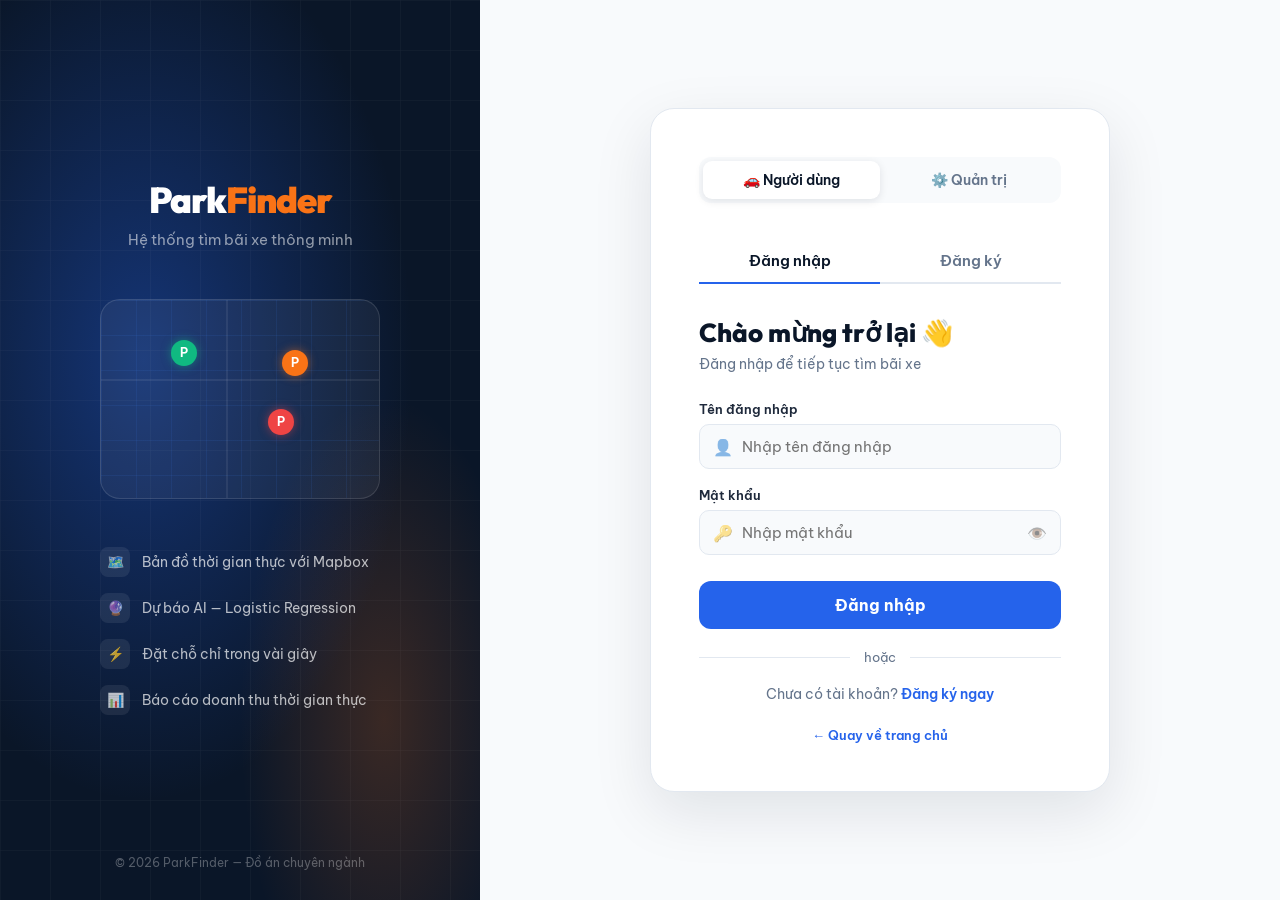
<file: ĐACN/wallet.html>
<!DOCTYPE html>
<html lang="vi">
<head>
    <meta charset="UTF-8">
    <meta name="viewport" content="width=device-width, initial-scale=1.0">
    <title>ParkFinder – Ví của tôi</title>
    <link href="https://fonts.googleapis.com/css2?family=Outfit:wght@600;700;800;900&family=Be+Vietnam+Pro:wght@400;500;600;700&display=swap" rel="stylesheet">
    <style>
        :root {
            --navy:#0A1628; --blue:#2563EB; --blue2:#3B82F6;
            --orange:#F97316; --green:#10B981; --red:#EF4444;
            --light:#F8FAFC; --text:#1E293B; --muted:#64748B; --border:#E2E8F0;
        }
        *{box-sizing:border-box;margin:0;padding:0;}
        body{font-family:'Be Vietnam Pro',sans-serif;background:var(--light);color:var(--text);min-height:100vh;}
        
        /* TOPBAR */
        .topbar{background:var(--navy);color:white;padding:0 40px;display:flex;align-items:center;justify-content:space-between;height:64px;box-shadow:0 2px 20px rgba(10,22,40,0.3);position:sticky;top:0;z-index:100;}
        .tb-left{display:flex;align-items:center;gap:20px;}
        .back-btn{display:flex;align-items:center;gap:8px;color:rgba(255,255,255,0.7);text-decoration:none;font-size:14px;font-weight:500;padding:8px 14px;border-radius:8px;border:1px solid rgba(255,255,255,0.15);transition:all .2s;}
        .back-btn:hover{background:rgba(255,255,255,0.1);color:white;}
        .tb-brand{font-family:'Outfit',sans-serif;font-size:20px;font-weight:800;letter-spacing:-0.5px;}
        .tb-brand span{color:var(--orange);}

        .main-container { max-width: 1000px; margin: 40px auto; padding: 0 20px; display: grid; grid-template-columns: 1fr 1fr; gap: 24px; }
        
        /* CARDS */
        .card { background: white; border-radius: 20px; padding: 30px; border: 1px solid var(--border); box-shadow: 0 4px 16px rgba(10,22,40,0.04); margin-bottom: 24px; }
        .card-header { font-family: 'Outfit', sans-serif; font-size: 20px; font-weight: 700; color: var(--navy); margin-bottom: 20px; display: flex; align-items: center; justify-content: space-between; }
        
        /* WALLET BALANCE */
        .wallet-card { background: linear-gradient(135deg, var(--navy), #1e3a8a); color: white; border-radius: 20px; padding: 30px; position: relative; overflow: hidden; box-shadow: 0 10px 30px rgba(10,22,40,0.2); margin-bottom: 24px; }
        .wallet-card::after { content: '💳'; position: absolute; right: -20px; bottom: -30px; font-size: 150px; opacity: 0.1; transform: rotate(-15deg); }
        .w-label { font-size: 14px; color: rgba(255,255,255,0.7); margin-bottom: 8px; font-weight: 500; }
        .w-balance { font-family: 'Outfit', sans-serif; font-size: 48px; font-weight: 800; letter-spacing: -1px; margin-bottom: 24px; }
        .w-actions { display: flex; gap: 12px; position: relative; z-index: 2; }
        .btn-topup { background: var(--orange); color: white; padding: 12px 24px; border-radius: 12px; font-weight: 700; border: none; cursor: pointer; transition: all .2s; font-family: inherit; font-size: 15px; flex: 1; }
        .btn-topup:hover { background: #ea580c; transform: translateY(-2px); box-shadow: 0 8px 20px rgba(249,115,22,0.3); }

        /* TRANSACTIONS */
        .txn-list { display: flex; flex-direction: column; gap: 16px; }
        .txn-item { display: flex; align-items: center; justify-content: space-between; padding-bottom: 16px; border-bottom: 1px solid var(--border); }
        .txn-item:last-child { border-bottom: none; padding-bottom: 0; }
        .txn-info { display: flex; align-items: center; gap: 16px; }
        .txn-icon { width: 48px; height: 48px; border-radius: 14px; display: flex; align-items: center; justify-content: center; font-size: 20px; }
        .txn-icon.topup { background: rgba(16,185,129,0.1); color: var(--green); }
        .txn-icon.pay { background: rgba(239,68,68,0.1); color: var(--red); }
        .txn-title { font-family: 'Outfit', sans-serif; font-size: 16px; font-weight: 700; color: var(--navy); }
        .txn-date { font-size: 13px; color: var(--muted); margin-top: 4px; }
        .txn-amount { font-family: 'Outfit', sans-serif; font-size: 16px; font-weight: 700; }
        .txn-amount.pos { color: var(--green); }
        .txn-amount.neg { color: var(--text); }

        /* TOPUP FORM */
        .form-group { margin-bottom: 20px; }
        .form-group label { display: block; font-size: 14px; font-weight: 600; color: var(--text); margin-bottom: 8px; }
        .amount-grid { display: grid; grid-template-columns: repeat(3, 1fr); gap: 12px; margin-bottom: 16px; }
        .amount-btn { padding: 12px; text-align: center; border: 1.5px solid var(--border); border-radius: 12px; background: white; cursor: pointer; font-weight: 600; font-family: 'Outfit', sans-serif; color: var(--navy); transition: all .2s; }
        .amount-btn:hover { border-color: var(--blue); background: rgba(37,99,235,0.05); }
        .amount-btn.active { border-color: var(--blue); background: var(--blue); color: white; }
        
        .toast { position: fixed; bottom: 24px; left: 50%; transform: translateX(-50%) translateY(50px); padding: 12px 24px; background: var(--green); color: white; border-radius: 50px; font-weight: 600; font-size: 14px; opacity: 0; transition: all .3s; z-index: 2000; box-shadow: 0 10px 30px rgba(16,185,129,0.4); }
        .toast.show { transform: translateX(-50%) translateY(0); opacity: 1; }

        @media (max-width: 768px) {
            .main-container { grid-template-columns: 1fr; }
        }
    </style>
</head>
<body>

<div class="topbar">
    <div class="tb-left">
        <a href="user.html" class="back-btn">← Bản đồ</a>
        <div class="tb-brand">Park<span>Finder</span></div>
    </div>
</div>

<div class="main-container">
    <!-- LEFT SIDE: Wallet & Topup -->
    <div class="left-side">
        <div class="wallet-card">
            <div class="w-label">Số dư hiện tại</div>
            <div class="w-balance" id="wBalance">0 VNĐ</div>
        </div>
        
        <div class="card">
            <div class="card-header">Nạp tiền vào ví</div>
            <div class="form-group">
                <label>Chọn mệnh giá</label>
                <div class="amount-grid">
                    <div class="amount-btn active" onclick="selectAmount(this, 50000)">50.000đ</div>
                    <div class="amount-btn" onclick="selectAmount(this, 100000)">100.000đ</div>
                    <div class="amount-btn" onclick="selectAmount(this, 200000)">200.000đ</div>
                    <div class="amount-btn" onclick="selectAmount(this, 500000)">500.000đ</div>
                    <div class="amount-btn" onclick="selectAmount(this, 1000000)">1.000.000đ</div>
                    <div class="amount-btn" onclick="selectAmount(this, 2000000)">2.000.000đ</div>
                </div>
            </div>
            <button class="btn-topup" style="width:100%" onclick="processTopup()">💳 Nạp tiền qua VNPay</button>
        </div>
    </div>

    <!-- RIGHT SIDE: Transactions -->
    <div class="right-side">
        <div class="card" style="height:100%">
            <div class="card-header">Lịch sử giao dịch</div>
            <div class="txn-list" id="txnList">
                <div style="text-align:center;padding:30px;color:var(--muted)">Đang tải...</div>
            </div>
        </div>
    </div>
</div>

<div class="toast" id="toast">Thành công!</div>

<script>
    if (sessionStorage.getItem('userLoggedIn') !== 'true') window.location.href = 'login.html';

    let selectedAmount = 50000;

    function showToast(msg, isErr=false) {
        const t = document.getElementById('toast');
        t.textContent = msg;
        t.style.background = isErr ? 'var(--red)' : 'var(--green)';
        t.classList.add('show');
        setTimeout(() => t.classList.remove('show'), 3000);
    }

    function getWalletData() {
        try { return JSON.parse(localStorage.getItem('pkf_wallet')) || { balance: 0, txns: [] }; } 
        catch { return { balance: 0, txns: [] }; }
    }
    
    function saveWalletData(data) {
        localStorage.setItem('pkf_wallet', JSON.stringify(data));
        renderWallet();
    }

    function renderWallet() {
        const data = getWalletData();
        document.getElementById('wBalance').textContent = data.balance.toLocaleString('vi-VN') + ' VNĐ';
        
        const list = document.getElementById('txnList');
        if (data.txns.length === 0) {
            list.innerHTML = '<div style="text-align:center;padding:30px;color:var(--muted);background:#f8fafc;border-radius:12px;border:1px dashed var(--border)">Chưa có giao dịch nào.</div>';
            return;
        }
        
        // Sắp xếp mới nhất lên đầu
        const sorted = [...data.txns].reverse();
        list.innerHTML = sorted.map(t => `
            <div class="txn-item">
                <div class="txn-info">
                    <div class="txn-icon ${t.type === 'topup' ? 'topup' : 'pay'}">
                        ${t.type === 'topup' ? '💳' : '🅿️'}
                    </div>
                    <div>
                        <div class="txn-title">${t.title}</div>
                        <div class="txn-date">${new Date(t.date).toLocaleString('vi-VN')}</div>
                    </div>
                </div>
                <div class="txn-amount ${t.type === 'topup' ? 'pos' : 'neg'}">
                    ${t.type === 'topup' ? '+' : '-'}${t.amount.toLocaleString('vi-VN')}đ
                </div>
            </div>
        `).join('');
    }

    function selectAmount(el, amt) {
        document.querySelectorAll('.amount-btn').forEach(b => b.classList.remove('active'));
        el.classList.add('active');
        selectedAmount = amt;
    }

    function processTopup() {
        const btn = document.querySelector('.btn-topup');
        btn.textContent = '⏳ Đang chuyển hướng VNPay...';
        btn.disabled = true;
        
        // Mô phỏng thanh toán thành công sau 1.5s
        setTimeout(() => {
            const data = getWalletData();
            data.balance += selectedAmount;
            data.txns.push({
                type: 'topup',
                title: 'Nạp tiền vào ví',
                amount: selectedAmount,
                date: new Date().toISOString()
            });
            saveWalletData(data);
            
            showToast(`Đã nạp thành công ${selectedAmount.toLocaleString('vi-VN')}đ`);
            btn.textContent = '💳 Nạp tiền qua VNPay';
            btn.disabled = false;
        }, 1500);
    }

    // Init
    renderWallet();
</script>
</body>
</html>
</file>
<file: ĐACN/style.css>
/* ===================================================
   ParkFinder Admin Stylesheet – Enhanced v2
=================================================== */
@import url('https://fonts.googleapis.com/css2?family=Outfit:wght@600;700;800&family=Be+Vietnam+Pro:wght@400;500;600&display=swap');

:root {
    --navy:   #0A1628;
    --blue:   #2563EB;
    --orange: #F97316;
    --green:  #10B981;
    --red:    #EF4444;
    --light:  #F8FAFC;
    --text:   #1E293B;
    --muted:  #64748B;
    --border: #E2E8F0;
}

* { box-sizing: border-box; margin: 0; padding: 0; }
body {
    display: flex;
    font-family: 'Be Vietnam Pro', 'Segoe UI', sans-serif;
    height: 100vh; overflow: hidden;
    background: #f0f2f5;
}

/* ─── SIDEBAR ─── */
#sidebar {
    width: 320px; height: 100vh;
    background: white;
    display: flex; flex-direction: column;
    border-right: 1px solid var(--border);
    overflow-y: auto; overflow-x: hidden;
    box-shadow: 2px 0 20px rgba(10,22,40,0.08);
    z-index: 10; flex-shrink: 0;
    animation: slideIn .4s ease;
}
@keyframes slideIn { from { transform: translateX(-20px); opacity: 0; } to { transform: translateX(0); opacity: 1; } }

.sidebar-header {
    display: flex; align-items: center; justify-content: space-between;
    padding: 20px 20px 16px;
    background: var(--navy);
    border-bottom: 1px solid rgba(255,255,255,0.1);
}
.brand {
    font-family: 'Outfit', sans-serif;
    font-size: 22px; font-weight: 800; color: white; letter-spacing: -0.5px;
}
.brand span { color: var(--orange); }
.admin-tag {
    background: rgba(249,115,22,0.2);
    border: 1px solid rgba(249,115,22,0.4);
    color: var(--orange); font-size: 11px; font-weight: 700;
    padding: 3px 10px; border-radius: 50px; letter-spacing: .5px;
}

/* Mini stats */
.mini-stats {
    display: flex; background: var(--navy); padding: 0 16px 18px;
    gap: 8px;
}
.mini-stat {
    flex: 1; background: rgba(255,255,255,0.07);
    border-radius: 10px; padding: 10px 8px; text-align: center;
    border: 1px solid rgba(255,255,255,0.1); transition: all .2s;
}
.mini-stat:hover { background: rgba(255,255,255,0.12); }
.ms-val {
    font-family: 'Outfit', sans-serif;
    font-size: 22px; font-weight: 800; color: white;
}
.mini-stat.available .ms-val { color: #34d399; }
.mini-stat.full .ms-val { color: #f87171; }
.ms-lbl { font-size: 10px; color: rgba(255,255,255,0.45); margin-top: 2px; }

/* Section divider */
.section-divider {
    font-family: 'Outfit', sans-serif;
    font-size: 12px; font-weight: 700;
    color: var(--muted); letter-spacing: 1px;
    padding: 14px 20px 8px;
    text-transform: uppercase; display: flex; align-items: center; gap: 8px;
}
.badge {
    background: var(--orange); color: white;
    border-radius: 50px; padding: 1px 7px;
    font-size: 11px; font-family: 'Outfit', sans-serif;
}

/* Padding container */
#sidebar .input-group { padding: 0 16px; margin-bottom: 14px; }
.input-group label {
    display: block; font-size: 12px; font-weight: 600;
    color: var(--muted); margin-bottom: 6px; text-transform: uppercase; letter-spacing: .5px;
}
.input-wrap { position: relative; }
.i-icon {
    position: absolute; left: 12px; top: 50%; transform: translateY(-50%);
    font-size: 14px;
}
.input-wrap input {
    width: 100%; padding: 10px 12px 10px 38px;
    border: 1.5px solid var(--border); border-radius: 9px;
    font-family: 'Be Vietnam Pro', sans-serif; font-size: 14px;
    color: var(--text); background: var(--light);
    transition: all .2s; outline: none;
}
.input-wrap input:focus {
    border-color: var(--blue); background: white;
    box-shadow: 0 0 0 3px rgba(37,99,235,0.1);
}
.input-wrap input[readonly] { cursor: not-allowed; color: var(--muted); }

select {
    width: calc(100% - 32px); margin: 0 16px;
    padding: 10px 12px; border: 1.5px solid var(--border);
    border-radius: 9px; font-family: 'Be Vietnam Pro', sans-serif;
    font-size: 14px; color: var(--text); background: var(--light);
    outline: none; transition: all .2s;
}
select:focus { border-color: var(--blue); box-shadow: 0 0 0 3px rgba(37,99,235,0.1); }

/* Buttons */
#btnSave {
    margin: 16px 16px 0;
    width: calc(100% - 32px); padding: 12px;
    background: var(--blue); color: white; border: none;
    border-radius: 10px; font-family: 'Be Vietnam Pro', sans-serif;
    font-size: 14px; font-weight: 700; cursor: pointer;
    transition: all .2s;
}
#btnSave:hover { background: #1d4ed8; transform: translateY(-1px); box-shadow: 0 6px 20px rgba(37,99,235,.35); }
#btnSave:active { transform: translateY(0); }

.action-btns { padding: 10px 16px 0; display: flex; flex-direction: column; gap: 8px; }
.btn-dashboard {
    width: 100%; padding: 11px; background: var(--green); color: white;
    border: none; border-radius: 10px;
    font-family: 'Be Vietnam Pro', sans-serif;
    font-size: 13px; font-weight: 700; cursor: pointer; transition: all .2s;
}
.btn-dashboard:hover { background: #059669; transform: translateY(-1px); }
.btn-logout {
    width: 100%; padding: 10px; background: var(--light);
    color: var(--muted); border: 1px solid var(--border);
    border-radius: 10px; font-family: 'Be Vietnam Pro', sans-serif;
    font-size: 13px; font-weight: 600; cursor: pointer; transition: all .2s;
}
.btn-logout:hover { background: #FEE2E2; color: var(--red); border-color: #FECACA; }

/* Booking table */
.booking-table-wrap { flex: 1; overflow-y: auto; padding: 0 12px 16px; }
#bookingTable {
    width: 100%; border-collapse: collapse; font-size: 13px;
}
#bookingTable th {
    text-align: left; padding: 8px 10px;
    font-size: 11px; font-weight: 700; color: var(--muted);
    text-transform: uppercase; letter-spacing: .5px;
    background: var(--light);
    border-bottom: 1px solid var(--border);
    position: sticky; top: 0;
}
#bookingTable td {
    padding: 10px 10px; border-bottom: 1px solid var(--light);
    vertical-align: middle;
}
#bookingTable tr:hover td { background: #F8FAFC; }
.btn-release {
    background: var(--red); color: white; border: none;
    padding: 5px 12px; border-radius: 7px;
    font-family: 'Be Vietnam Pro', sans-serif;
    font-size: 12px; font-weight: 600; cursor: pointer;
    transition: all .2s;
}
.btn-release:hover { background: #dc2626; transform: translateY(-1px); }
.user-name { font-weight: 600; color: var(--navy); }
.lot-id {
    display: inline-block; background: rgba(37,99,235,0.1);
    color: var(--blue); border-radius: 6px;
    padding: 2px 8px; font-size: 12px; font-weight: 600;
}

/* ─── MAP ─── */
#map { flex-grow: 1; height: 100vh; }

/* Geocoder */
.mapboxgl-ctrl-geocoder {
    min-width: 300px !important;
    border-radius: 10px !important;
    border: 1px solid var(--border) !important;
    box-shadow: 0 4px 12px rgba(0,0,0,0.12) !important;
    margin-top: 12px !important; margin-left: 12px !important;
}
.mapboxgl-ctrl-geocoder--input {
    padding-left: 44px !important; font-size: 14px !important;
    font-family: 'Be Vietnam Pro', sans-serif !important;
}
.mapboxgl-ctrl-geocoder--icon-search { fill: var(--muted) !important; left: 14px !important; }

/* ─── NEW ADMIN STYLES ─── */
.btn-stats {
    width: 100%; padding: 11px; background: #8B5CF6; color: white;
    border: none; border-radius: 10px;
    font-family: 'Be Vietnam Pro', sans-serif;
    font-size: 13px; font-weight: 700; cursor: pointer; transition: all .2s;
}
.btn-stats:hover { background: #7C3AED; transform: translateY(-1px); }

.booking-toolbar {
    display: flex; align-items: center; gap: 8px;
    padding: 6px 12px 8px;
}
.booking-search-input {
    flex: 1; padding: 8px 12px;
    border: 1.5px solid var(--border); border-radius: 8px;
    font-family: 'Be Vietnam Pro', sans-serif; font-size: 13px;
    color: var(--text); outline: none; background: var(--light);
    transition: all .2s;
}
.booking-search-input:focus { border-color: var(--blue); background: white; box-shadow: 0 0 0 3px rgba(37,99,235,0.08); }

.btn-export-csv {
    padding: 8px 12px; background: #10B981; color: white;
    border: none; border-radius: 8px;
    font-family: 'Be Vietnam Pro', sans-serif;
    font-size: 12px; font-weight: 700; cursor: pointer;
    white-space: nowrap; transition: all .2s;
}
.btn-export-csv:hover { background: #059669; transform: translateY(-1px); }

/* Number input styling */
.input-wrap input[type="number"] { padding-left: 38px; }
</file>
<file: ĐACN/user-style.css>
/* ===================================================
   ParkFinder User Stylesheet – Enhanced v2
=================================================== */
@import url('https://fonts.googleapis.com/css2?family=Outfit:wght@600;700;800&family=Be+Vietnam+Pro:wght@400;500;600&display=swap');

:root {
    --navy:   #0A1628;
    --blue:   #2563EB;
    --blue2:  #3B82F6;
    --orange: #F97316;
    --green:  #10B981;
    --red:    #EF4444;
    --light:  #F8FAFC;
    --text:   #1E293B;
    --muted:  #64748B;
    --border: #E2E8F0;
}

* { box-sizing: border-box; margin: 0; padding: 0; }

body {
    font-family: 'Be Vietnam Pro', 'Segoe UI', sans-serif;
    background: #f0f2f5;
}

/* ─── MAP ─── */
#map {
    position: absolute;
    top: 0; bottom: 0; width: 100%;
}

/* ─── LEFT SIDEBAR ─── */
.left-sidebar {
    position: absolute;
    top: 12px; left: 12px; bottom: 12px; width: 340px;
    background: rgba(255, 255, 255, 0.95);
    backdrop-filter: blur(20px);
    border-radius: 20px;
    box-shadow: 0 10px 40px rgba(10, 22, 40, 0.15);
    border: 1px solid rgba(255, 255, 255, 0.8);
    display: flex; flex-direction: column;
    z-index: 10;
    overflow: hidden;
    transition: transform 0.3s cubic-bezier(0.4, 0, 0.2, 1);
}

.sidebar-header {
    display: flex; align-items: center; justify-content: space-between;
    padding: 16px 20px;
    border-bottom: 1px solid rgba(0, 0, 0, 0.05);
}
.app-logo {
    font-family: 'Outfit', sans-serif;
    font-size: 22px; font-weight: 800;
    color: var(--navy); letter-spacing: -0.5px;
}
.app-logo span { color: var(--orange); }
.sidebar-close {
    display: none; background: none; border: none; font-size: 18px; cursor: pointer; color: var(--muted);
}

.sidebar-search {
    padding: 16px 20px 0;
}

.sidebar-scrollable {
    flex: 1; overflow-y: auto; padding: 16px 20px;
}
.sidebar-scrollable::-webkit-scrollbar { width: 4px; }
.sidebar-scrollable::-webkit-scrollbar-thumb { background: rgba(0,0,0,0.1); border-radius: 4px; }

.sidebar-section {
    margin-bottom: 24px;
}
.section-title {
    font-size: 13px; font-weight: 700; color: var(--navy);
    text-transform: uppercase; letter-spacing: 0.5px;
    margin-bottom: 12px;
}
.action-grid {
    display: grid; grid-template-columns: 1fr 1fr; gap: 8px;
}
.action-btn {
    padding: 10px; border-radius: 12px; border: 1px solid var(--border);
    background: white; color: var(--text);
    font-family: 'Be Vietnam Pro', sans-serif; font-size: 13px; font-weight: 600;
    cursor: pointer; transition: all 0.2s; display: flex; align-items: center; justify-content: center; gap: 6px;
}
.action-btn:hover { border-color: var(--blue2); color: var(--blue); transform: translateY(-1px); box-shadow: 0 4px 12px rgba(37,99,235,0.08); }
#btnLocate { background: rgba(37,99,235,0.05); color: var(--blue); border-color: rgba(37,99,235,0.2); }
#btnLocate:hover { background: var(--blue); color: white; }

.filter-row {
    margin-bottom: 12px;
}
.filter-toggle {
    display: flex; align-items: center; gap: 8px;
    font-size: 14px; font-weight: 500; color: var(--text); cursor: pointer;
}
.filter-toggle input { accent-color: var(--green); width: 18px; height: 18px; cursor: pointer; }
.filter-label { font-size: 13px; font-weight: 600; color: var(--muted); }

.compare-info-box {
    background: rgba(10,22,40,0.04); padding: 12px; border-radius: 12px; border: 1px dashed var(--border);
}
.compare-count-text { font-size: 13px; font-weight: 600; color: var(--muted); }
.compare-actions { display: flex; gap: 8px; margin-top: 8px; }

.sidebar-footer {
    padding: 16px 20px; border-top: 1px solid rgba(0,0,0,0.05);
    display: flex; align-items: center; gap: 10px; background: rgba(255,255,255,0.5); flex-shrink: 0;
}
.wallet-btn {
    width: 100%; padding: 10px; border-radius: 12px;
    background: rgba(16,185,129,0.1); color: var(--green); border: 1px solid rgba(16,185,129,0.3);
    font-size: 14px; font-weight: 700; cursor: pointer; font-family: 'Be Vietnam Pro', sans-serif;
}
.user-chip {
    display: flex; align-items: center; gap: 8px;
    background: white; border: 1px solid var(--border); border-radius: 12px; padding: 8px 12px;
    font-size: 13px; font-weight: 600; color: var(--navy);
}
.user-chip button { background: none; border: none; font-size: 16px; cursor: pointer; opacity: 0.5; }
.user-chip button:hover { opacity: 1; }

.mobile-menu-btn {
    position: absolute; top: 16px; left: 16px; z-index: 9;
    padding: 10px 16px; border-radius: 12px; background: white; border: 1px solid var(--border);
    font-family: 'Be Vietnam Pro', sans-serif; font-size: 14px; font-weight: 600; box-shadow: 0 4px 12px rgba(0,0,0,0.1); cursor: pointer; display: none;
}

/* ─── CUSTOM NOMINATIM SEARCH ─── */
.search-wrap {
    position: relative; width: 100%;
}
.search-icon {
    position: absolute; left: 13px; top: 50%; transform: translateY(-50%);
    font-size: 15px; pointer-events: none; z-index: 1; opacity: 0.55;
}
.search-input {
    width: 100%; padding: 10px 36px 10px 38px;
    border: 1.5px solid var(--border); border-radius: 11px;
    font-family: 'Be Vietnam Pro', sans-serif; font-size: 14px;
    color: var(--text); background: white; outline: none;
    transition: all .2s;
    box-shadow: 0 2px 8px rgba(10,22,40,0.08);
}
.search-input:focus {
    border-color: var(--blue);
    box-shadow: 0 0 0 4px rgba(37,99,235,0.1), 0 2px 8px rgba(10,22,40,0.08);
}
.search-clear {
    position: absolute; right: 10px; top: 50%; transform: translateY(-50%);
    background: rgba(100,116,139,0.15); border: none; border-radius: 50%;
    width: 22px; height: 22px; font-size: 11px; color: var(--muted);
    cursor: pointer; transition: all .15s;
    display: flex; align-items: center; justify-content: center;
}
.search-clear:hover { background: rgba(100,116,139,0.3); }

/* Dropdown */
.search-dropdown {
    position: absolute; top: calc(100% + 6px); left: 0; right: 0;
    background: white; border-radius: 14px;
    border: 1px solid var(--border);
    box-shadow: 0 12px 40px rgba(10,22,40,0.18);
    z-index: 500; overflow: hidden;
    max-height: 320px; overflow-y: auto;
    display: none;
    animation: dropIn .2s cubic-bezier(.34,1.4,.64,1);
}
@keyframes dropIn { from { opacity:0; transform:translateY(-8px) scale(.97); } to { opacity:1; transform:translateY(0) scale(1); } }
.search-dropdown.open { display: block; }

.sd-item {
    display: flex; align-items: flex-start; gap: 11px;
    padding: 11px 14px; cursor: pointer;
    transition: background .15s; border-bottom: 1px solid #f1f5f9;
}
.sd-item:last-child { border-bottom: none; }
.sd-item:hover { background: #f0f6ff; }
.sd-item:hover .sd-name { color: var(--blue); }
.sd-icon {
    width: 32px; height: 32px; border-radius: 8px;
    background: rgba(37,99,235,0.08);
    display: flex; align-items: center; justify-content: center;
    font-size: 14px; flex-shrink: 0; margin-top: 1px;
}
.sd-text { flex: 1; min-width: 0; }
.sd-name {
    font-size: 13px; font-weight: 700; color: var(--navy);
    white-space: nowrap; overflow: hidden; text-overflow: ellipsis;
    transition: color .15s;
}
.sd-addr {
    font-size: 11px; color: var(--muted); margin-top: 2px;
    white-space: nowrap; overflow: hidden; text-overflow: ellipsis;
}
.sd-type {
    font-size: 10px; font-weight: 600; color: var(--blue);
    background: rgba(37,99,235,0.08); border-radius: 4px;
    padding: 1px 6px; white-space: nowrap; flex-shrink: 0;
    align-self: center;
}

/* States */
.sd-loading, .sd-empty {
    display: flex; align-items: center; gap: 10px;
    padding: 16px 14px; font-size: 13px; color: var(--muted);
}
.sd-spinner {
    width: 16px; height: 16px; border-radius: 50%;
    border: 2px solid var(--border); border-top-color: var(--blue);
    animation: spin .6s linear infinite; flex-shrink: 0;
}
.sd-powered {
    display: flex; align-items: center; justify-content: flex-end;
    gap: 5px; padding: 7px 14px;
    background: #f8fafc; border-top: 1px solid #f1f5f9;
    font-size: 10px; color: var(--muted);
}
.sd-powered a { color: #10B981; text-decoration: none; font-weight: 600; }


/* ─── HISTORY SIDEBAR ─── */
.history-sidebar {
    position: fixed; right: 0; top: 0; bottom: 0;
    width: 360px; background: white;
    z-index: 200; transform: translateX(100%);
    transition: transform .35s cubic-bezier(.4,0,.2,1);
    box-shadow: -8px 0 40px rgba(10,22,40,0.15);
    display: flex; flex-direction: column;
}
.history-sidebar.open { transform: translateX(0); }
.history-overlay {
    position: fixed; inset: 0; background: rgba(10,22,40,0.35);
    z-index: 199; opacity: 0; pointer-events: none;
    transition: opacity .3s;
    backdrop-filter: blur(2px);
}
.history-overlay.show { opacity: 1; pointer-events: auto; }

.history-header {
    display: flex; align-items: center; justify-content: space-between;
    padding: 20px 24px;
    border-bottom: 1px solid var(--border);
    background: var(--light);
}
.history-header h3 {
    font-family: 'Outfit', sans-serif;
    font-size: 18px; font-weight: 700; color: var(--navy);
}
.close-btn {
    width: 32px; height: 32px; border-radius: 8px;
    background: var(--border); border: none; cursor: pointer;
    font-size: 14px; color: var(--muted);
    transition: all .2s;
}
.close-btn:hover { background: #CBD5E1; color: var(--text); }

.history-list { flex: 1; overflow-y: auto; padding: 16px; }
.history-empty {
    text-align: center; color: var(--muted);
    padding: 60px 20px; font-size: 14px;
}
.history-item {
    border: 1px solid var(--border); border-radius: 12px;
    padding: 14px 16px; margin-bottom: 10px;
    background: white; transition: all .2s;
    animation: itemIn .3s ease both;
}
@keyframes itemIn { from { opacity: 0; transform: translateX(20px); } to { opacity: 1; transform: translateX(0); } }
.history-item:hover { border-color: var(--blue2); box-shadow: 0 2px 12px rgba(37,99,235,0.1); }
.history-lot { font-weight: 700; font-size: 14px; color: var(--navy); margin-bottom: 4px; }
.history-time { font-size: 12px; color: var(--muted); margin-bottom: 6px; }
.history-price {
    display: inline-block; background: rgba(249,115,22,0.1);
    color: var(--orange); border-radius: 6px;
    padding: 2px 8px; font-size: 12px; font-weight: 600;
}

/* ─── BOOKING MODAL ─── */
.modal-overlay {
    position: fixed; inset: 0;
    background: rgba(10,22,40,0.5);
    z-index: 300; display: flex;
    align-items: center; justify-content: center;
    opacity: 0; pointer-events: none;
    transition: opacity .25s;
    backdrop-filter: blur(4px);
}
.modal-overlay.show { opacity: 1; pointer-events: auto; }
.modal-box {
    background: white; border-radius: 20px;
    width: 90%; max-width: 440px;
    box-shadow: 0 30px 80px rgba(10,22,40,0.25);
    transform: scale(.9) translateY(20px);
    transition: transform .3s cubic-bezier(.34,1.56,.64,1), opacity .25s;
    overflow: hidden;
}
.modal-overlay.show .modal-box { transform: scale(1) translateY(0); }

.modal-header {
    display: flex; align-items: center; gap: 14px;
    padding: 24px 24px 18px;
    border-bottom: 1px solid var(--border);
    background: linear-gradient(135deg, #EFF6FF 0%, #FFF7ED 100%);
}
.modal-icon { font-size: 32px; }
.modal-title {
    flex: 1; font-family: 'Outfit', sans-serif;
    font-size: 20px; font-weight: 800; color: var(--navy);
    white-space: nowrap; overflow: hidden; text-overflow: ellipsis;
}
.modal-close {
    width: 32px; height: 32px; border-radius: 8px;
    background: rgba(10,22,40,0.08); border: none;
    cursor: pointer; font-size: 14px; color: var(--muted);
    transition: all .2s;
}
.modal-close:hover { background: rgba(10,22,40,0.15); }

.modal-body { padding: 20px 24px; }
.modal-info-row {
    display: flex; align-items: center; justify-content: space-between;
    padding: 8px 0; font-size: 14px; color: var(--muted);
    border-bottom: 1px solid var(--light);
}
.modal-info-row strong { color: var(--text); }
.modal-field { margin-top: 16px; }
.modal-field label {
    display: block; font-size: 13px; font-weight: 600;
    color: var(--text); margin-bottom: 8px;
}
.modal-input {
    width: 100%; padding: 12px 14px;
    border: 1.5px solid var(--border); border-radius: 10px;
    font-family: 'Be Vietnam Pro', sans-serif; font-size: 15px;
    color: var(--text); transition: all .2s; outline: none;
    background: var(--light);
}
.modal-input:focus {
    border-color: var(--orange); background: white;
    box-shadow: 0 0 0 4px rgba(249,115,22,0.1);
}
.modal-err {
    color: var(--red); font-size: 12px; margin-top: 5px;
    display: none;
}
.modal-err.show { display: block; }

.modal-footer {
    display: flex; gap: 12px;
    padding: 16px 24px 24px;
}
.modal-btn-cancel {
    flex: 1; padding: 13px;
    border: 1.5px solid var(--border); border-radius: 10px;
    background: white; color: var(--muted);
    font-family: 'Be Vietnam Pro', sans-serif;
    font-size: 15px; font-weight: 600;
    cursor: pointer; transition: all .2s;
}
.modal-btn-cancel:hover { background: var(--light); }
.modal-btn-confirm {
    flex: 2; padding: 13px;
    background: var(--orange); color: white;
    border: none; border-radius: 10px;
    font-family: 'Be Vietnam Pro', sans-serif;
    font-size: 15px; font-weight: 700;
    cursor: pointer; transition: all .2s;
    position: relative;
}
.modal-btn-confirm:hover { background: #ea6b00; box-shadow: 0 6px 20px rgba(249,115,22,.4); transform: translateY(-1px); }
.modal-btn-confirm.loading { pointer-events: none; opacity: 0.8; }
.modal-btn-confirm.loading .btn-text { display: none; }
.modal-btn-confirm .spinner-sm {
    display: none; width: 18px; height: 18px;
    border: 2px solid rgba(255,255,255,.3);
    border-top-color: white; border-radius: 50%;
    animation: spin .6s linear infinite; margin: 0 auto;
}
.modal-btn-confirm.loading .spinner-sm { display: block; }
@keyframes spin { to { transform: rotate(360deg); } }

/* ─── TOAST ─── */
.toast {
    position: fixed; bottom: 24px; left: 50%; transform: translateX(-50%) translateY(60px);
    padding: 12px 22px; border-radius: 50px;
    background: var(--navy); color: white;
    font-size: 14px; font-weight: 600;
    z-index: 1000; opacity: 0;
    transition: all .3s cubic-bezier(.4,0,.2,1);
    white-space: nowrap;
    box-shadow: 0 8px 24px rgba(10,22,40,0.3);
}
.toast.show { transform: translateX(-50%) translateY(0); opacity: 1; }
.toast.green { background: var(--green); }
.toast.red   { background: var(--red); }

/* ─── MAP POPUP CUSTOM ─── */
.mapboxgl-popup-content {
    border-radius: 14px !important;
    padding: 0 !important;
    box-shadow: 0 10px 40px rgba(10,22,40,0.2) !important;
    overflow: hidden;
    min-width: 220px;
}
.mapboxgl-popup-close-button {
    font-size: 16px !important; right: 8px !important; top: 8px !important;
    color: var(--muted) !important; background: none !important;
}
.mapboxgl-popup-tip { display: none !important; }
.pk-popup-header {
    padding: 14px 16px 10px;
    background: linear-gradient(135deg, #EFF6FF, #FFF7ED);
    border-bottom: 1px solid var(--border);
}
.pk-popup-header h4 {
    font-family: 'Outfit', sans-serif;
    font-size: 15px; font-weight: 700; color: var(--navy);
    margin-bottom: 4px;
}
.pk-status {
    display: inline-flex; align-items: center; gap: 5px;
    font-size: 12px; font-weight: 600;
}
.pk-status::before { content: ''; width: 7px; height: 7px; border-radius: 50%; }
.pk-available { color: var(--green); }
.pk-available::before { background: var(--green); box-shadow: 0 0 6px rgba(16,185,129,.5); }
.pk-full { color: var(--red); }
.pk-full::before { background: var(--red); }
.pk-popup-body { padding: 10px 16px 14px; }
.pk-pred { font-size: 12px; color: #e67e22; font-weight: 600; margin-bottom: 2px; }
.pk-rec { font-size: 11px; color: var(--muted); font-style: italic; margin-bottom: 10px; }
.pk-actions { display: flex; gap: 8px; }
.pk-btn-dir {
    flex: 1; padding: 9px 0; border-radius: 8px;
    background: var(--light); border: 1px solid var(--border);
    font-size: 12px; font-weight: 600; color: var(--text);
    cursor: pointer; transition: all .2s; text-align: center;
}
.pk-btn-dir:hover { background: #E2E8F0; }
.pk-btn-book {
    flex: 1.5; padding: 9px 0; border-radius: 8px;
    background: var(--orange); color: white; border: none;
    font-size: 12px; font-weight: 700;
    cursor: pointer; transition: all .2s; text-align: center;
}
.pk-btn-book:hover { background: #ea6b00; transform: translateY(-1px); }
.pk-btn-disabled {
    flex: 1; padding: 9px 0; border-radius: 8px;
    background: var(--border); color: var(--muted);
    border: none; font-size: 12px; font-weight: 600;
    cursor: not-allowed; text-align: center;
}

/* ─── LEGEND ─── */
.map-legend {
    position: absolute; bottom: 32px; left: 364px;
    background: rgba(255,255,255,0.95);
    backdrop-filter: blur(10px);
    border-radius: 12px; padding: 12px 16px;
    box-shadow: 0 4px 16px rgba(10,22,40,0.12);
    border: 1px solid var(--border);
    z-index: 10; font-size: 12px; font-weight: 600;
}
.legend-title { font-family: 'Outfit', sans-serif; font-size: 13px; font-weight: 700; color: var(--navy); margin-bottom: 8px; }
.legend-item { display: flex; align-items: center; gap: 8px; margin-bottom: 5px; color: var(--text); }
.legend-dot { width: 12px; height: 12px; border-radius: 50%; }
.ld-green  { background: #10B981; }
.ld-red    { background: #EF4444; }

@media (max-width: 768px) {
    .left-sidebar { transform: translateX(-120%); box-shadow: 4px 0 24px rgba(0,0,0,0.2); width: 85%; max-width: 320px; border-radius: 0 24px 24px 0; z-index: 200; border: none; }
    .left-sidebar.show { transform: translateX(0); }
    .sidebar-close { display: block; }
    .mobile-menu-btn { display: block; }
    .mapboxgl-ctrl-top-left { top: 70px !important; left: 12px !important; }
    .history-sidebar { width: 100%; }
    .modal-box { width: 95%; }
    .map-legend { left: 12px; }
}

/* ─── DURATION PICKER ─── */
.duration-picker {
    display: flex; align-items: center; gap: 0;
    background: var(--light); border: 1.5px solid var(--border);
    border-radius: 12px; overflow: hidden; margin-top: 4px;
}
.dur-btn {
    width: 44px; height: 44px;
    background: white; border: none;
    font-size: 22px; font-weight: 300;
    color: var(--navy); cursor: pointer;
    transition: all .15s;
    display: flex; align-items: center; justify-content: center;
    flex-shrink: 0;
}
.dur-btn:hover { background: var(--border); }
.dur-btn:active { transform: scale(0.9); }
.dur-display {
    flex: 1; text-align: center;
    display: flex; align-items: baseline; justify-content: center; gap: 4px;
    border-left: 1px solid var(--border); border-right: 1px solid var(--border);
    padding: 8px 0;
}
#durValue {
    font-family: 'Outfit', sans-serif;
    font-size: 24px; font-weight: 800; color: var(--navy);
    transition: transform .15s, opacity .15s;
}
.dur-unit { font-size: 12px; color: var(--muted); font-weight: 600; }
.duration-total {
    font-size: 13px; color: var(--muted); margin-top: 8px;
    text-align: right;
}

/* ─── PAYMENT MODAL OVERLAY ─── */
.payment-modal-overlay { z-index: 400; }
.payment-modal-box {
    background: white; border-radius: 24px;
    width: 90%; max-width: 480px;
    box-shadow: 0 40px 100px rgba(10,22,40,0.3);
    transform: scale(.9) translateY(30px);
    transition: transform .35s cubic-bezier(.34,1.4,.64,1), opacity .3s;
    overflow: hidden; display: flex; flex-direction: column;
    max-height: 92vh;
}
.payment-modal-overlay.show .payment-modal-box {
    transform: scale(1) translateY(0);
}

/* ─── PAYMENT HEADER ─── */
.payment-header {
    display: flex; align-items: center; gap: 12px;
    padding: 18px 20px 16px;
    border-bottom: 1px solid var(--border);
    background: var(--light); flex-shrink: 0;
}
.pay-back-btn {
    width: 36px; height: 36px; border-radius: 10px;
    background: white; border: 1.5px solid var(--border);
    cursor: pointer; color: var(--text);
    display: flex; align-items: center; justify-content: center;
    transition: all .2s; flex-shrink: 0;
}
.pay-back-btn:hover { background: var(--border); transform: translateX(-2px); }
.pay-header-info { flex: 1; }
.pay-title {
    font-family: 'Outfit', sans-serif;
    font-size: 18px; font-weight: 800; color: var(--navy);
}
.pay-subtitle { font-size: 12px; color: var(--muted); margin-top: 1px; }

/* ─── AMOUNT BANNER ─── */
.pay-amount-banner {
    background: linear-gradient(135deg, #0A1628 0%, #1e3a5f 100%);
    padding: 20px 24px; text-align: center; flex-shrink: 0;
    position: relative; overflow: hidden;
}
.pay-amount-banner::before {
    content: '';
    position: absolute; inset: 0;
    background: radial-gradient(ellipse 60% 80% at 80% 20%, rgba(249,115,22,0.2), transparent);
}
.pay-amount-label {
    font-size: 12px; color: rgba(255,255,255,0.6);
    font-weight: 600; text-transform: uppercase; letter-spacing: 1px;
    position: relative; z-index: 1;
}
.pay-amount-value {
    font-family: 'Outfit', sans-serif;
    font-size: 34px; font-weight: 900;
    color: #F97316; margin: 4px 0 2px;
    position: relative; z-index: 1;
    text-shadow: 0 0 30px rgba(249,115,22,0.4);
}
.pay-amount-desc {
    font-size: 12px; color: rgba(255,255,255,0.5);
    position: relative; z-index: 1;
}

/* ─── PAYMENT BODY ─── */
.pay-body {
    flex: 1; overflow-y: auto; padding: 20px 20px 8px;
}
.pay-section-title {
    font-size: 12px; font-weight: 700; color: var(--muted);
    text-transform: uppercase; letter-spacing: .8px;
    margin-bottom: 12px;
}

/* ─── METHOD CARDS ─── */
.pay-methods { display: flex; flex-direction: column; gap: 10px; margin-bottom: 16px; }
.pay-method-card {
    display: flex; align-items: center; gap: 14px;
    padding: 14px 16px; border-radius: 14px;
    border: 2px solid var(--border);
    cursor: pointer; transition: all .2s;
    background: white; position: relative;
    user-select: none;
}
.pay-method-card:hover {
    border-color: var(--blue2);
    box-shadow: 0 4px 16px rgba(37,99,235,0.1);
    transform: translateY(-1px);
}
.pay-method-card.selected {
    border-color: var(--blue);
    background: linear-gradient(135deg, rgba(37,99,235,0.04), rgba(59,130,246,0.06));
    box-shadow: 0 4px 20px rgba(37,99,235,0.15);
}
.pmc-icon {
    width: 46px; height: 46px; border-radius: 12px;
    display: flex; align-items: center; justify-content: center;
    font-size: 22px; flex-shrink: 0;
}
.vnpay-icon { background: #EBF3FF; padding: 8px; }
.bank-icon  { background: rgba(16,185,129,0.1); }
.intl-icon  { background: rgba(139,92,246,0.1); }
.cash-icon  { background: rgba(249,115,22,0.1); }
.pmc-info { flex: 1; }
.pmc-name { font-size: 14px; font-weight: 700; color: var(--navy); }
.pmc-desc { font-size: 12px; color: var(--muted); margin-top: 2px; }
.pmc-badge {
    font-size: 10px; font-weight: 700; padding: 3px 8px;
    border-radius: 50px; flex-shrink: 0;
}
.recommended { background: rgba(249,115,22,0.12); color: var(--orange); }
.pmc-check {
    width: 22px; height: 22px; border-radius: 50%;
    border: 2px solid var(--border);
    display: flex; align-items: center; justify-content: center;
    font-size: 12px; color: transparent;
    transition: all .2s; flex-shrink: 0;
    background: white;
}
.pay-method-card.selected .pmc-check {
    background: var(--blue); border-color: var(--blue);
    color: white;
}

/* ─── SECURITY & TEST INFO ─── */
.pay-security-info {
    display: flex; align-items: flex-start; gap: 10px;
    background: rgba(16,185,129,0.05);
    border: 1px solid rgba(16,185,129,0.2);
    border-radius: 10px; padding: 12px 14px;
    font-size: 12px; color: var(--muted);
    transition: all .3s; margin-bottom: 12px;
}
.psi-icon { font-size: 16px; flex-shrink: 0; }
.psi-text { line-height: 1.5; }
.psi-text strong { color: #0066CC; }

.vnpay-test-info {
    background: rgba(249,115,22,0.05);
    border: 1px dashed rgba(249,115,22,0.3);
    border-radius: 10px; padding: 12px 14px;
    margin-bottom: 4px;
    transition: all .3s;
    display: none;
}
.vnpay-test-info.show { display: block; }
.vti-header {
    font-size: 11px; font-weight: 700; color: var(--orange);
    text-transform: uppercase; letter-spacing: .5px; margin-bottom: 8px;
}
.vti-row {
    display: flex; justify-content: space-between;
    font-size: 12px; color: var(--muted);
    padding: 3px 0; border-bottom: 1px solid rgba(249,115,22,0.1);
}
.vti-row:last-child { border-bottom: none; }
.vti-row strong { color: var(--navy); font-size: 12px; }

/* ─── PAYMENT FOOTER ─── */
.pay-footer {
    padding: 14px 20px 20px;
    border-top: 1px solid var(--border);
    flex-shrink: 0; background: white;
}
.pay-total-summary {
    display: flex; justify-content: space-between; align-items: center;
    font-size: 13px; color: var(--muted); margin-bottom: 12px;
}
.pay-total-summary strong { font-size: 18px; color: var(--navy); font-family: 'Outfit', sans-serif; font-weight: 800; }
.pay-submit-btn {
    width: 100%; padding: 15px;
    background: linear-gradient(135deg, #2563EB, #3B82F6);
    color: white; border: none; border-radius: 14px;
    font-family: 'Be Vietnam Pro', sans-serif;
    font-size: 16px; font-weight: 700;
    cursor: pointer; transition: all .25s;
    position: relative; overflow: hidden;
    box-shadow: 0 8px 24px rgba(37,99,235,0.3);
}
.pay-submit-btn::before {
    content: ''; position: absolute; inset: 0;
    background: linear-gradient(135deg, rgba(255,255,255,0.15), transparent);
}
.pay-submit-btn:hover {
    transform: translateY(-2px);
    box-shadow: 0 12px 32px rgba(37,99,235,0.4);
}
.pay-submit-btn:active { transform: translateY(0); }
.pay-submit-btn.loading { pointer-events: none; opacity: 0.85; }
.pay-submit-btn.loading .btn-text { display: none; }
.pay-submit-btn .spinner-sm { display: none; }
.pay-submit-btn.loading .spinner-sm { display: block; }

/* Cash method style */
.pay-submit-btn.cash-mode {
    background: linear-gradient(135deg, var(--orange), #fb923c);
    box-shadow: 0 8px 24px rgba(249,115,22,0.3);
}
.pay-submit-btn.cash-mode:hover { box-shadow: 0 12px 32px rgba(249,115,22,0.4); }

/* ─── PROCESSING OVERLAY ─── */
.processing-overlay {
    position: fixed; inset: 0; z-index: 600;
    background: rgba(10,22,40,0.75);
    backdrop-filter: blur(8px);
    display: flex; align-items: center; justify-content: center;
    opacity: 0; pointer-events: none;
    transition: opacity .3s;
}
.processing-overlay.show { opacity: 1; pointer-events: auto; }
.processing-box {
    background: white; border-radius: 24px;
    padding: 40px 40px 36px; text-align: center;
    min-width: 280px;
    box-shadow: 0 40px 80px rgba(10,22,40,0.3);
    transform: scale(.85); transition: transform .3s cubic-bezier(.34,1.4,.64,1);
}
.processing-overlay.show .processing-box { transform: scale(1); }

.processing-spinner {
    width: 80px; height: 80px; position: relative;
    margin: 0 auto 20px;
}
.ps-ring {
    width: 80px; height: 80px; border-radius: 50%;
    border: 4px solid var(--border);
    border-top-color: var(--blue);
    animation: spin .8s linear infinite;
    position: absolute; inset: 0;
}
.ps-icon {
    position: absolute; inset: 0;
    display: flex; align-items: center; justify-content: center;
    font-size: 32px;
    animation: pulse 1.5s ease-in-out infinite;
}
@keyframes pulse { 0%,100%{transform:scale(1)} 50%{transform:scale(1.1)} }

.processing-title {
    font-family: 'Outfit', sans-serif;
    font-size: 20px; font-weight: 800; color: var(--navy); margin-bottom: 6px;
}
.processing-sub { font-size: 13px; color: var(--muted); margin-bottom: 20px; }

.processing-progress {
    height: 4px; background: var(--border); border-radius: 2px; overflow: hidden;
}
.pp-bar {
    height: 100%; width: 0%;
    background: linear-gradient(90deg, var(--blue), var(--blue2));
    border-radius: 2px;
    animation: progressFill 2.5s ease-in-out forwards;
}
@keyframes progressFill { 0%{width:0%} 40%{width:55%} 80%{width:85%} 100%{width:95%} }

@media (max-width: 768px) {
    .payment-modal-box { width: 98%; max-height: 98vh; border-radius: 18px; }
    .pay-amount-value { font-size: 28px; }
}

/* ─── MAP CONTROLS OVERRIDES ─── */
.mapboxgl-ctrl-top-left {
    top: 12px !important;
    left: 360px !important; /* Move mapbox controls to the right of sidebar */
    transition: left 0.3s;
}

.radius-btns { display: flex; flex-wrap: wrap; gap: 6px; }
.rbtn {
    padding: 6px 14px; border-radius: 20px; border: 1.5px solid var(--border);
    background: white; color: var(--muted); font-family: 'Be Vietnam Pro', sans-serif; font-size: 12px; font-weight: 600;
    cursor: pointer; transition: all 0.18s;
}
.rbtn:hover { border-color: var(--blue2); color: var(--blue); }
.rbtn.active { background: var(--blue); border-color: var(--blue); color: white; box-shadow: 0 3px 10px rgba(37,99,235,0.3); }

.compare-btn {
    flex: 1; padding: 8px 14px; border-radius: 8px;
    background: var(--navy); color: white; border: none;
    font-family: 'Be Vietnam Pro', sans-serif;
    font-size: 13px; font-weight: 700;
    cursor: pointer; transition: all .2s; text-align: center;
}
.compare-btn:hover:not(:disabled) { background: #1e3a5f; transform: translateY(-1px); }
.compare-btn:disabled { background: var(--border); color: var(--muted); cursor: not-allowed; }

.compare-clear-btn {
    padding: 8px 10px; border-radius: 8px;
    background: rgba(239,68,68,0.1); color: var(--red); border: none;
    font-size: 13px; font-weight: 600; cursor: pointer; transition: all .2s; text-align: center;
}
.compare-clear-btn:hover { background: rgba(239,68,68,0.2); }

#btnFavorites.has-favs { animation: favPulse 2s ease infinite; }
@keyframes favPulse { 0%,100%{ box-shadow: 0 0 0 0 rgba(249,115,22,0.4); } 50%{ box-shadow: 0 0 0 6px rgba(249,115,22,0); } }

/* ─── VIEWPORT STATS ─── */
.viewport-stats {
    position: absolute;
    bottom: 36px; right: 12px;
    background: rgba(255,255,255,0.96);
    backdrop-filter: blur(12px);
    border-radius: 12px; padding: 10px 16px;
    display: flex; align-items: center; gap: 12px;
    box-shadow: 0 4px 16px rgba(10,22,40,0.12);
    border: 1px solid var(--border);
    z-index: 9; font-size: 12px; font-weight: 600;
    animation: fadeIn .4s ease both;
}
@keyframes fadeIn { from { opacity: 0; } to { opacity: 1; } }
.vs-item { display: flex; align-items: center; gap: 6px; color: var(--text); }
.vs-sep { width: 1px; height: 20px; background: var(--border); }
.vs-dot { width: 9px; height: 9px; border-radius: 50%; }
.dot-green { background: var(--green); box-shadow: 0 0 6px rgba(16,185,129,.5); }
.dot-red   { background: var(--red); }

/* ─── FAVORITES SIDEBAR ─── */
.favorites-sidebar { background: #fffbf0; }
.fav-item {
    border: 1px solid rgba(249,115,22,0.2); border-radius: 12px;
    padding: 14px 16px; margin-bottom: 10px;
    background: white; transition: all .2s;
    animation: itemIn .3s ease both;
    display: flex; align-items: center; gap: 12px;
}
.fav-item:hover { border-color: var(--orange); box-shadow: 0 4px 16px rgba(249,115,22,0.12); }
.fav-icon { font-size: 24px; flex-shrink: 0; }
.fav-info { flex: 1; min-width: 0; }
.fav-name { font-weight: 700; font-size: 14px; color: var(--navy); margin-bottom: 3px; }
.fav-status { font-size: 12px; font-weight: 600; }
.fav-status.available { color: var(--green); }
.fav-status.full { color: var(--red); }
.fav-actions { display: flex; flex-direction: column; gap: 4px; }
.fav-btn-go {
    padding: 5px 10px; border-radius: 7px;
    background: var(--orange); color: white; border: none;
    font-size: 11px; font-weight: 700; cursor: pointer;
    transition: all .2s;
}
.fav-btn-go:hover { background: #ea6b00; }
.fav-btn-remove {
    padding: 5px 10px; border-radius: 7px;
    background: rgba(239,68,68,0.1); color: var(--red); border: none;
    font-size: 11px; font-weight: 600; cursor: pointer;
    transition: all .2s;
}
.fav-btn-remove:hover { background: rgba(239,68,68,0.2); }

/* ─── MODAL FAVORITE & SHARE ROW ─── */
.modal-fav-row {
    display: flex; gap: 8px; margin: 12px 0;
}
.modal-fav-btn, .modal-share-btn {
    flex: 1; padding: 9px 12px; border-radius: 9px;
    font-family: 'Be Vietnam Pro', sans-serif;
    font-size: 13px; font-weight: 600; cursor: pointer;
    transition: all .2s; border: 1.5px solid var(--border);
    background: var(--light); color: var(--muted);
}
.modal-fav-btn:hover { border-color: var(--orange); color: var(--orange); background: rgba(249,115,22,0.05); }
.modal-fav-btn.is-fav {
    background: rgba(249,115,22,0.1); border-color: var(--orange);
    color: var(--orange);
}
.modal-share-btn:hover { border-color: var(--blue); color: var(--blue); background: rgba(37,99,235,0.05); }

/* ─── COMPARE DRAWER ─── */
.compare-drawer {
    position: fixed; bottom: 0; left: 0; right: 0;
    height: 0; background: white;
    z-index: 300; overflow: hidden;
    transition: height .4s cubic-bezier(.4,0,.2,1);
    border-radius: 24px 24px 0 0;
    box-shadow: 0 -8px 40px rgba(10,22,40,0.2);
}
.compare-drawer.open { height: 75vh; }
.compare-overlay {
    position: fixed; inset: 0;
    background: rgba(10,22,40,0.4);
    z-index: 299; opacity: 0; pointer-events: none;
    transition: opacity .3s; backdrop-filter: blur(2px);
}
.compare-overlay.show { opacity: 1; pointer-events: auto; }
.compare-drawer-header {
    display: flex; align-items: center; justify-content: space-between;
    padding: 20px 24px;
    border-bottom: 1px solid var(--border);
    background: var(--light);
}
.compare-drawer-header h3 {
    font-family: 'Outfit', sans-serif;
    font-size: 18px; font-weight: 700; color: var(--navy);
}
.compare-content {
    padding: 20px 24px;
    overflow-y: auto; height: calc(75vh - 80px);
    display: grid;
    grid-template-columns: repeat(auto-fit, minmax(200px, 1fr));
    gap: 16px; align-content: start;
}
.compare-card {
    border: 2px solid var(--border); border-radius: 16px;
    padding: 20px; background: white;
    transition: all .2s;
}
.compare-card:hover { border-color: var(--blue2); box-shadow: 0 6px 20px rgba(37,99,235,0.1); }
.cc-name {
    font-family: 'Outfit', sans-serif;
    font-size: 16px; font-weight: 700; color: var(--navy);
    margin-bottom: 12px; padding-bottom: 10px;
    border-bottom: 1px solid var(--border);
}
.cc-row {
    display: flex; justify-content: space-between; align-items: center;
    padding: 7px 0; font-size: 13px;
    border-bottom: 1px solid #f8fafc;
}
.cc-row:last-child { border-bottom: none; }
.cc-key { color: var(--muted); font-weight: 500; }
.cc-val { font-weight: 700; color: var(--navy); }
.cc-val.green { color: var(--green); }
.cc-val.red { color: var(--red); }
.cc-val.orange { color: var(--orange); }
.compare-card .compare-pick-indicator {
    display: inline-block;
    width: 10px; height: 10px; border-radius: 50%;
    margin-right: 6px;
}

/* ─── POPUP: COMPARE & FAVORITE BUTTONS ─── */
.pk-btn-fav {
    width: 32px; height: 32px; border-radius: 8px;
    background: rgba(249,115,22,0.1); border: 1.5px solid rgba(249,115,22,0.3);
    font-size: 14px; cursor: pointer;
    transition: all .2s; flex-shrink: 0;
    display: flex; align-items: center; justify-content: center;
}
.pk-btn-fav:hover { background: rgba(249,115,22,0.2); transform: scale(1.1); }
.pk-btn-fav.is-fav { background: var(--orange); border-color: var(--orange); }
.pk-btn-compare {
    width: 32px; height: 32px; border-radius: 8px;
    background: rgba(37,99,235,0.1); border: 1.5px solid rgba(37,99,235,0.2);
    font-size: 12px; font-weight: 700; color: var(--blue);
    cursor: pointer; transition: all .2s; flex-shrink: 0;
    display: flex; align-items: center; justify-content: center;
}
.pk-btn-compare:hover { background: rgba(37,99,235,0.2); transform: scale(1.1); }
.pk-btn-compare.in-compare { background: var(--blue); color: white; border-color: var(--blue); }

/* ─── NEAREST HIGHLIGHT ─── */
@keyframes nearestPulse {
    0%  { box-shadow: 0 0 0 0 rgba(139,92,246,0.6); }
    70% { box-shadow: 0 0 0 16px rgba(139,92,246,0); }
    100%{ box-shadow: 0 0 0 0 rgba(139,92,246,0); }
}

/* ─── MAP adjustments for filter bar ─── */
#map { top: 0; }
.mapboxgl-ctrl-top-right { top: 138px !important; }
.mapboxgl-ctrl-bottom-right { bottom: 44px !important; }
.map-legend { bottom: 56px; }

@media (max-width: 768px) {
    #filterBar { top: 120px; }
    .filter-bar-inner { flex-direction: column; align-items: flex-start; gap: 8px; }
    .compare-content { grid-template-columns: 1fr; }
    .compare-drawer.open { height: 90vh; }
    .compare-content { height: calc(90vh - 80px); }
    .viewport-stats { bottom: 80px; }
}
</file>
